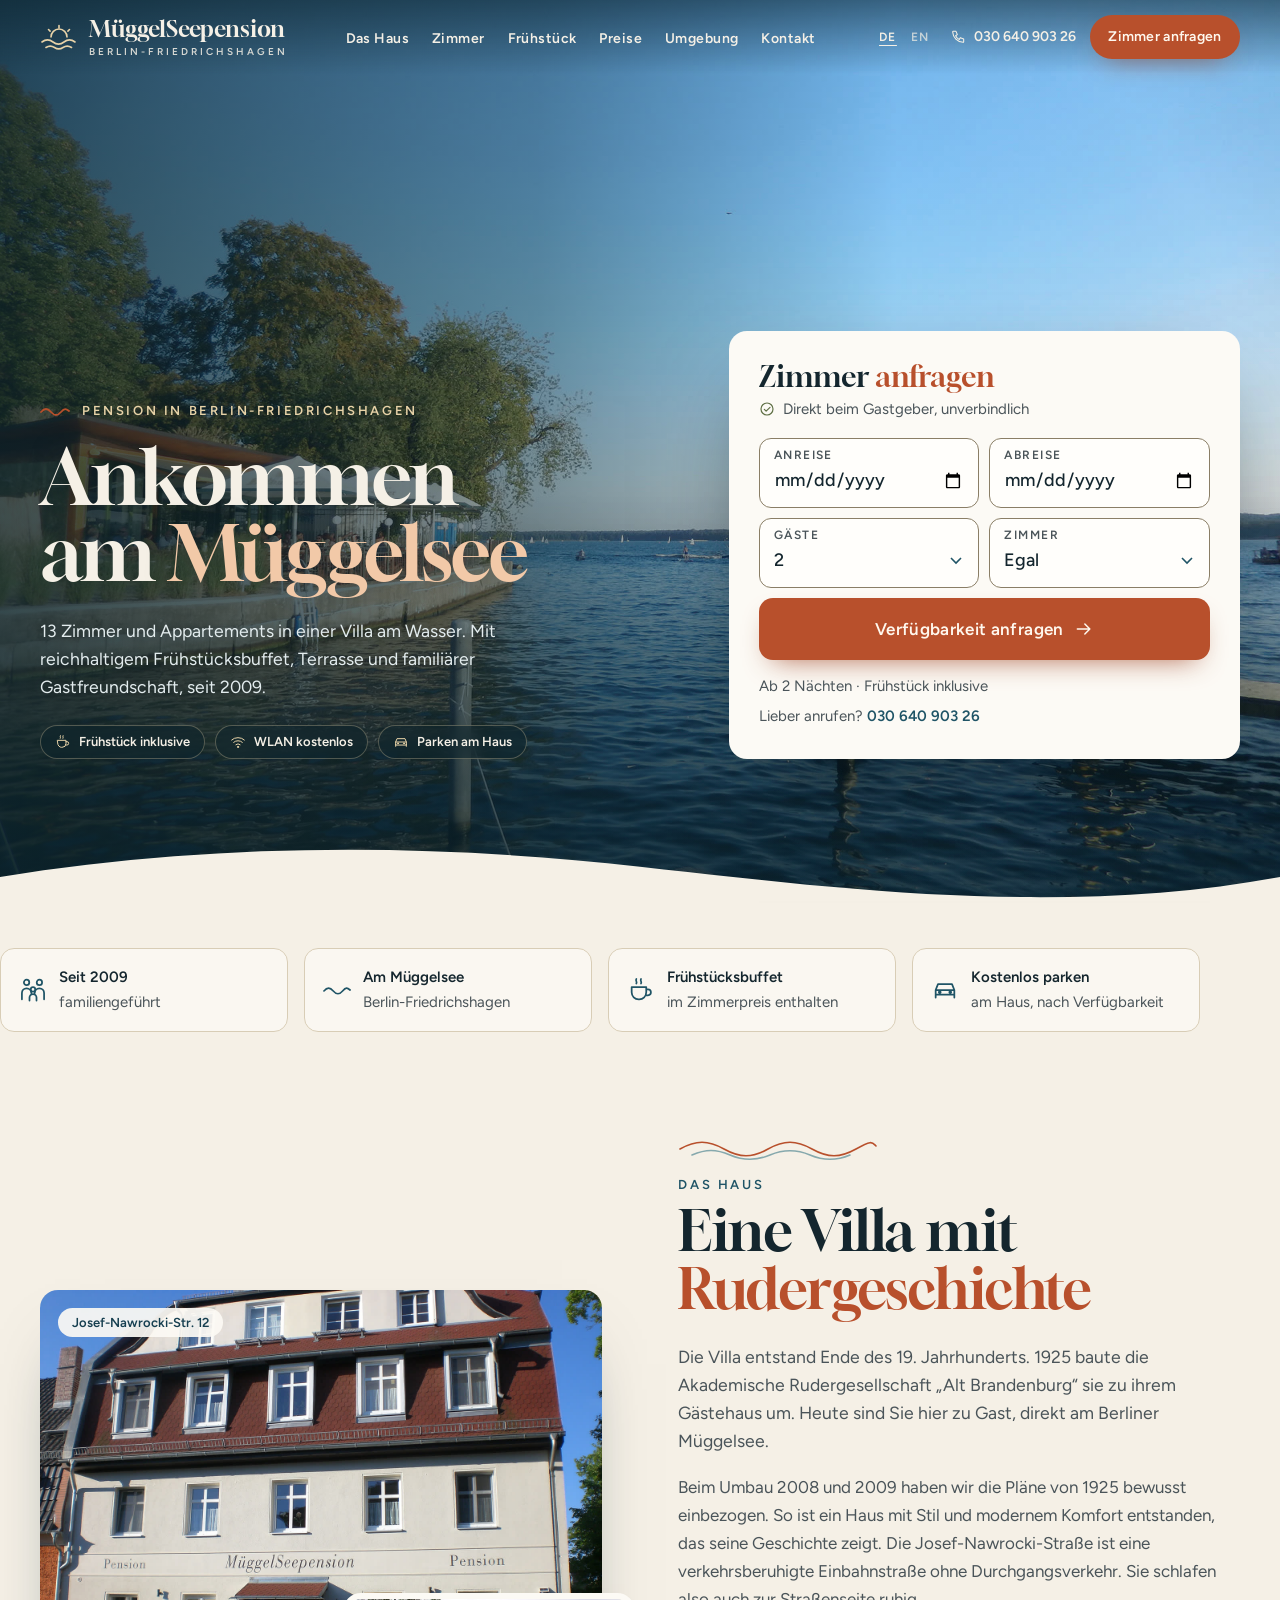
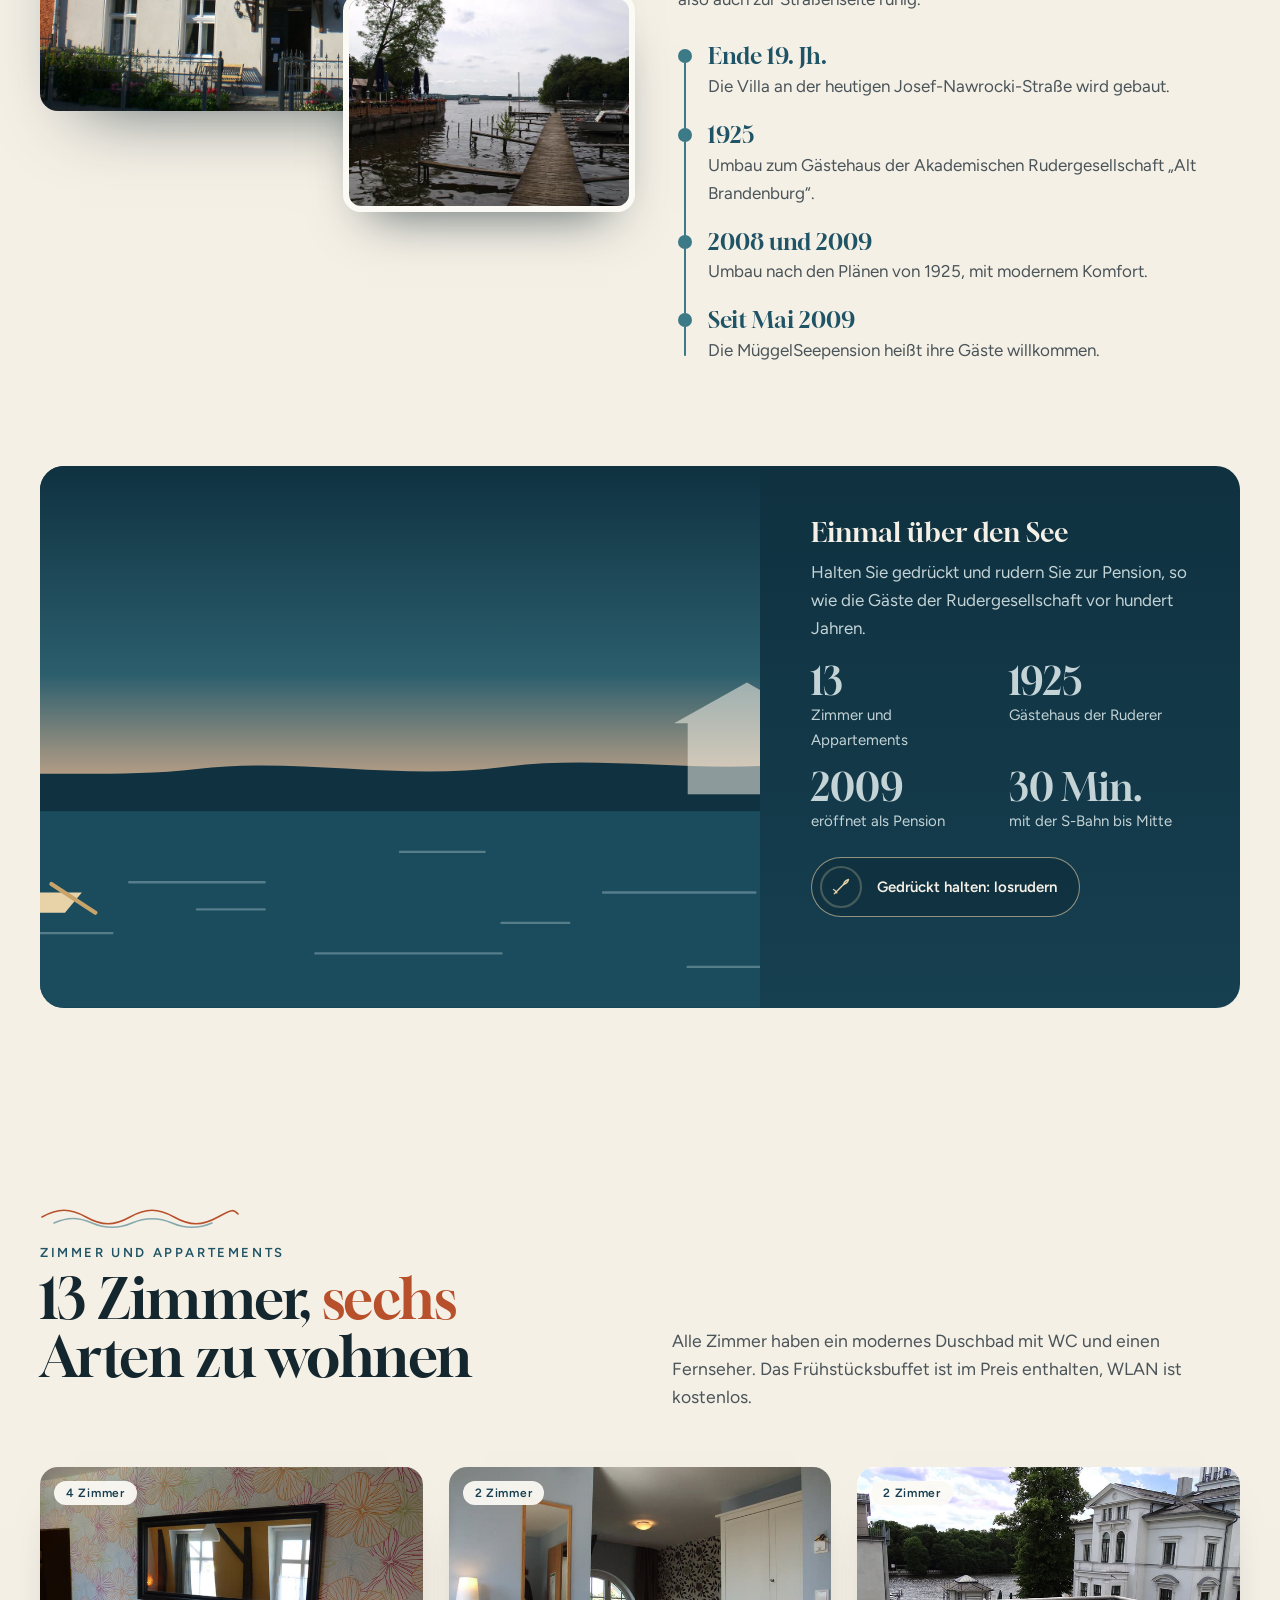
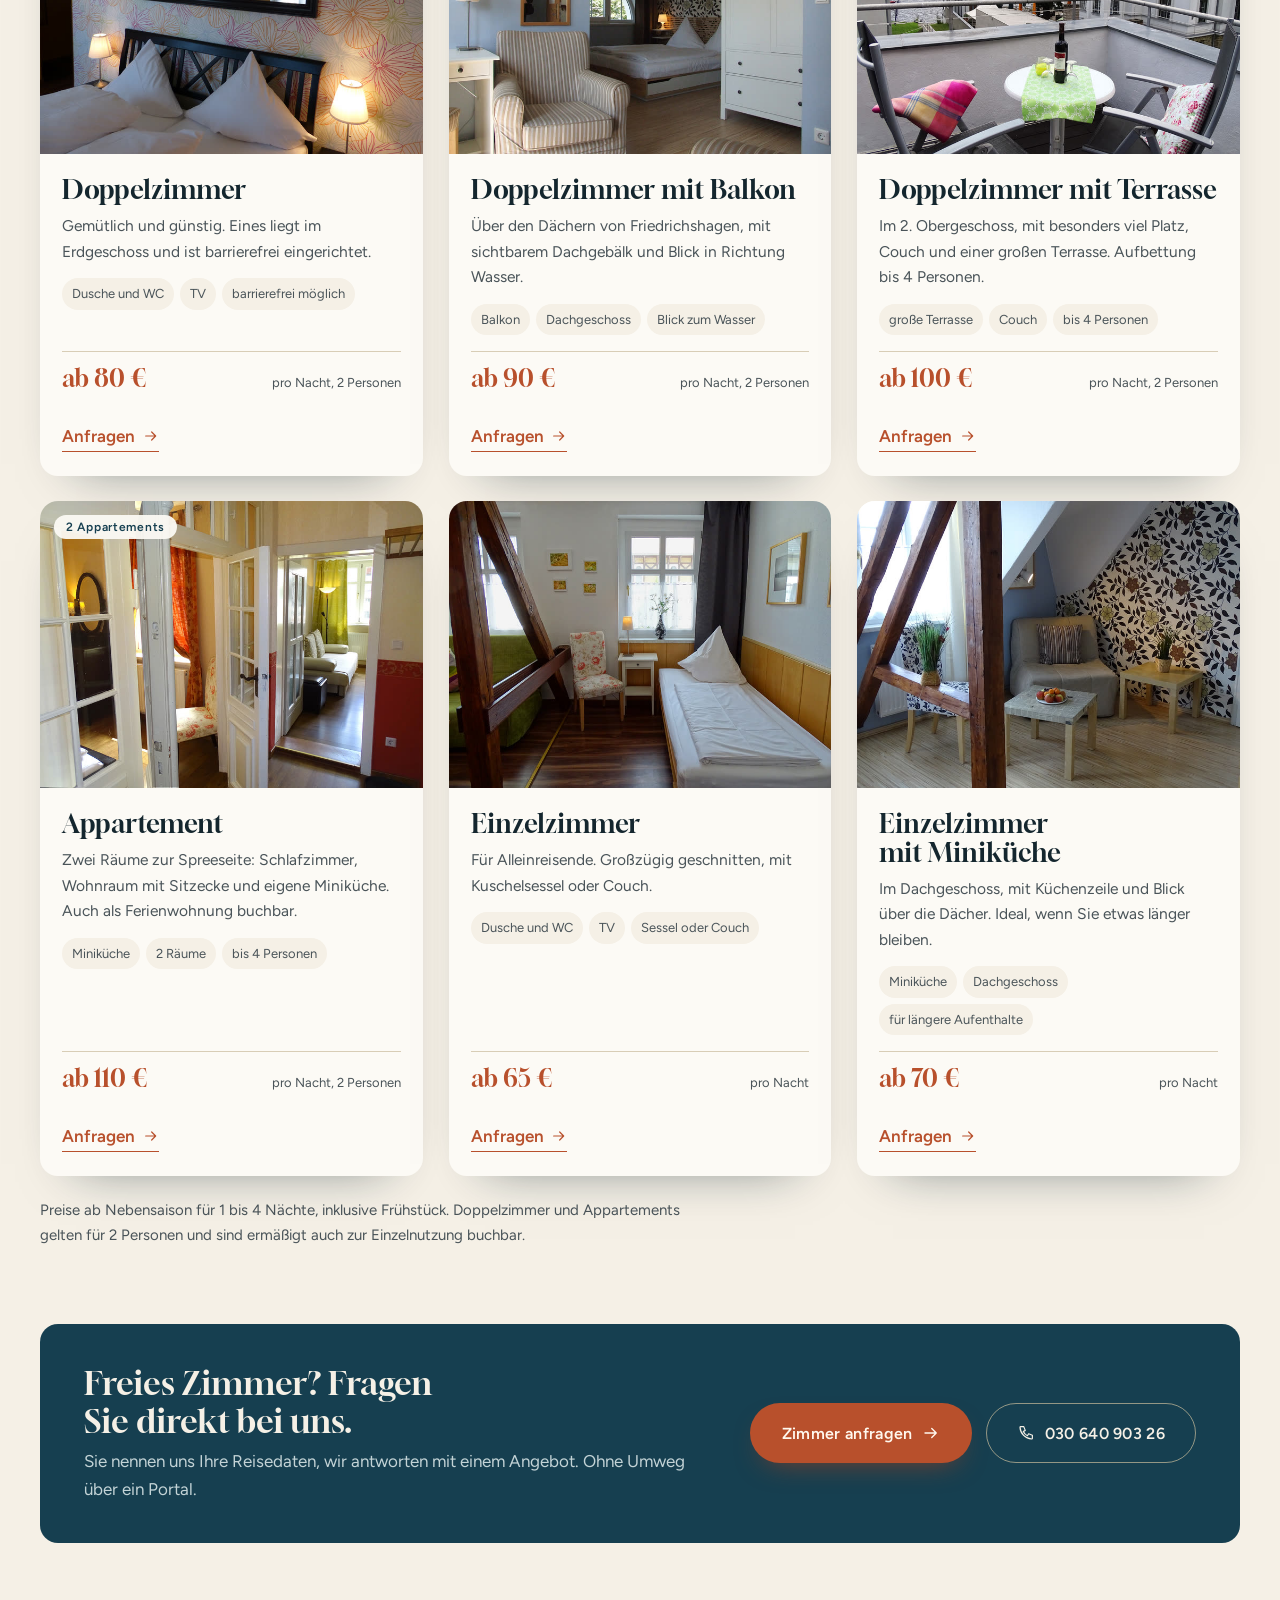
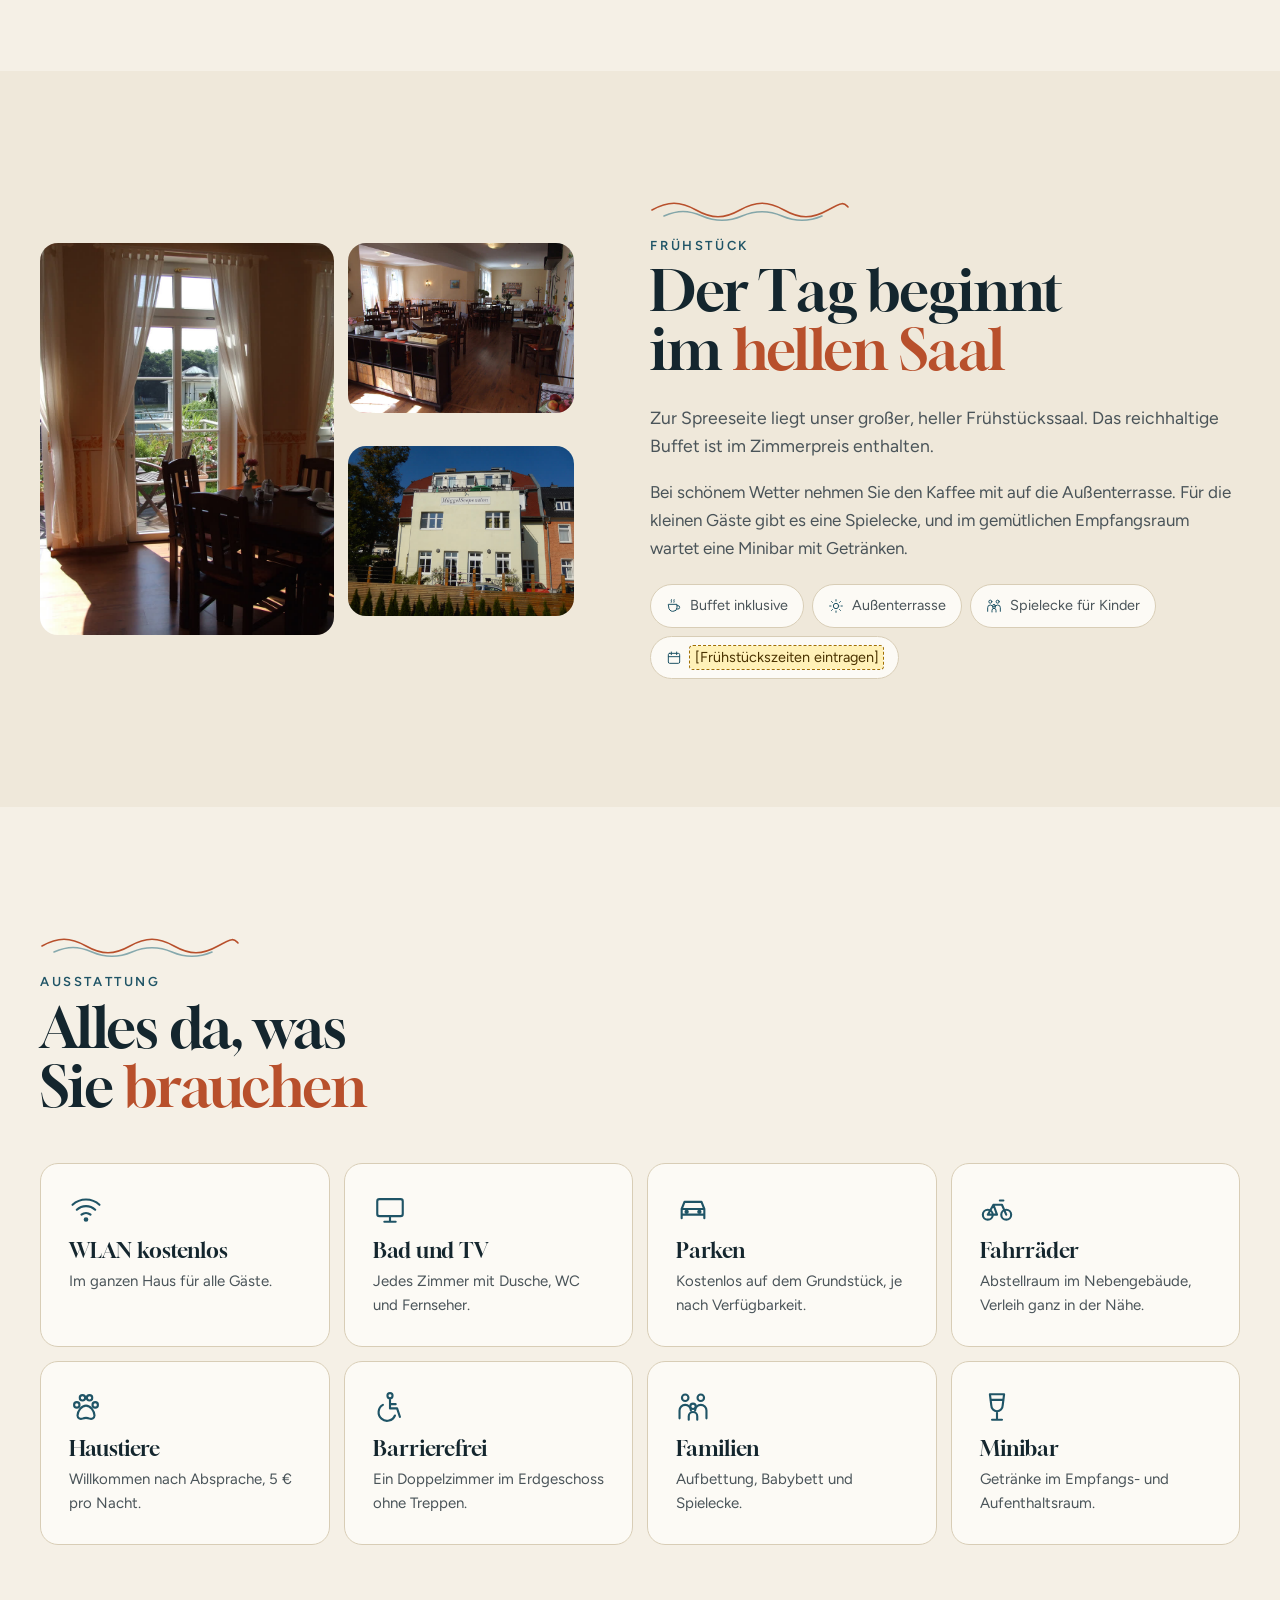
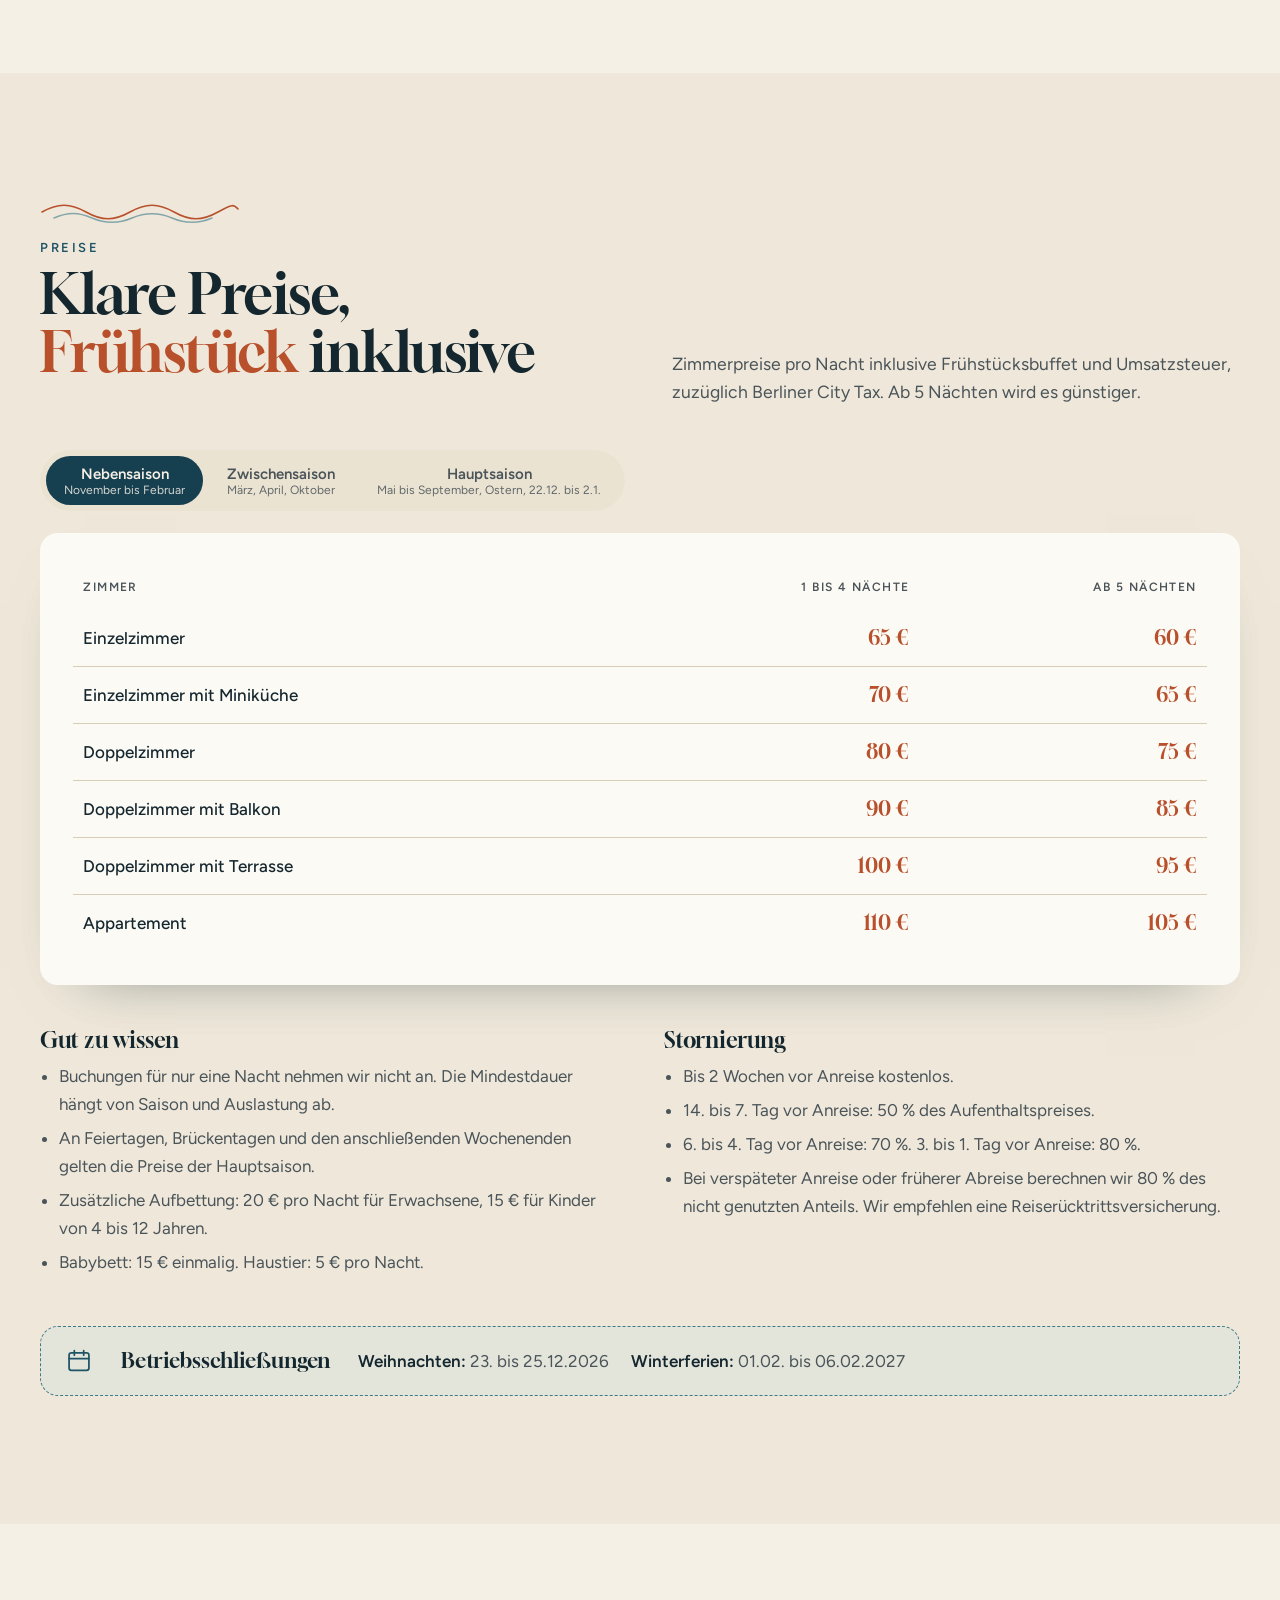
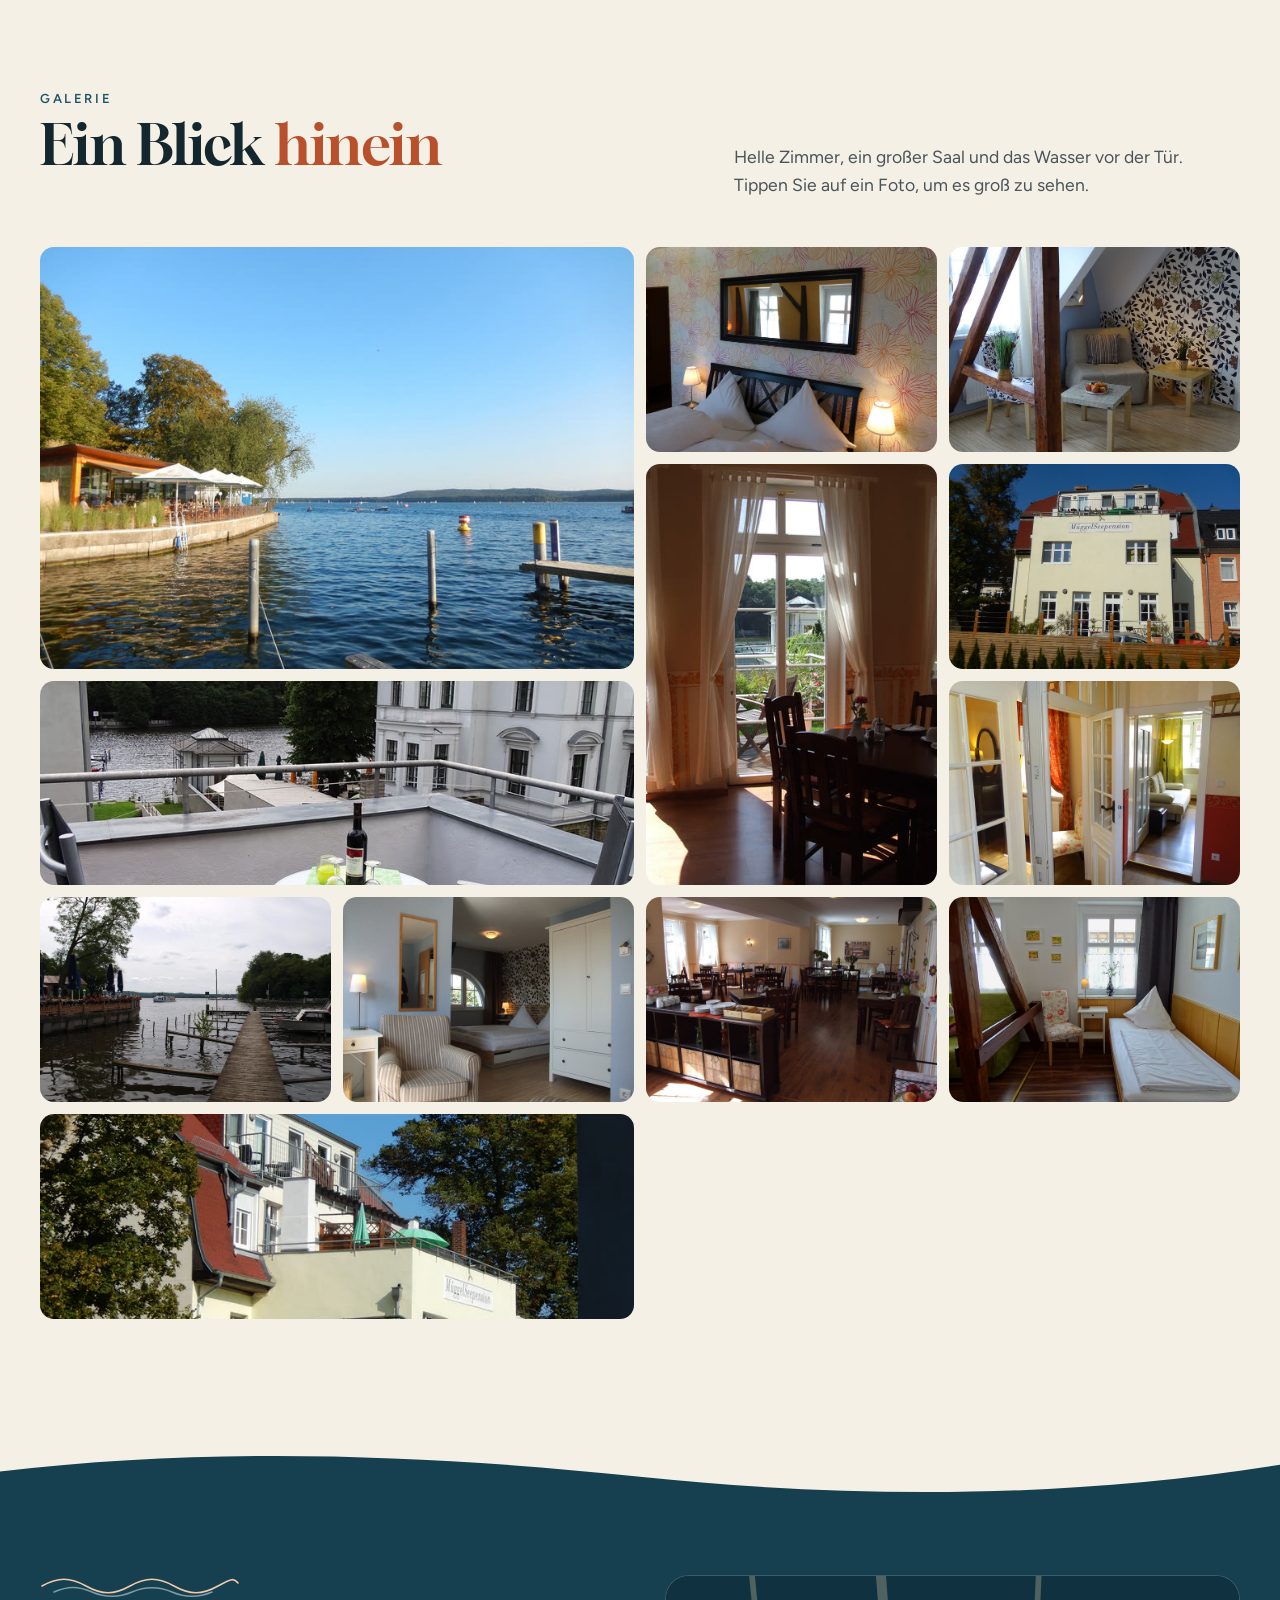
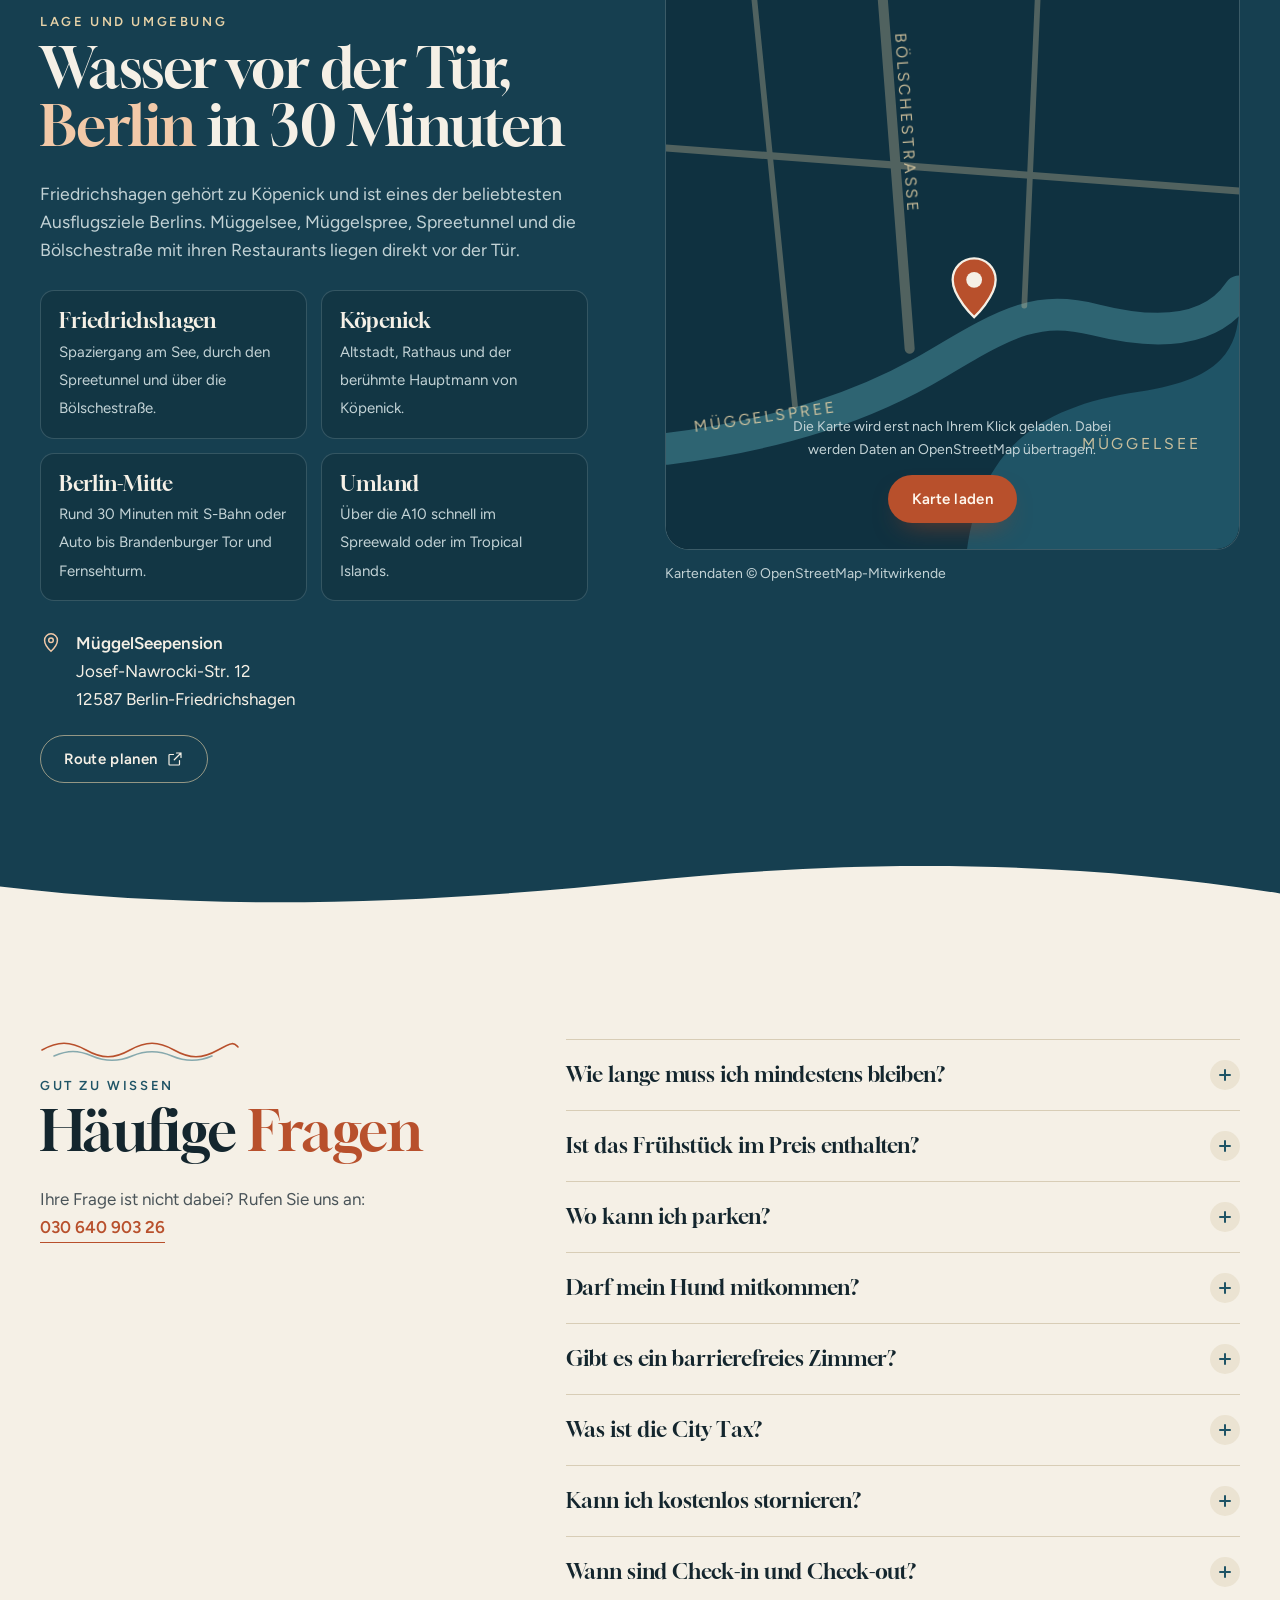
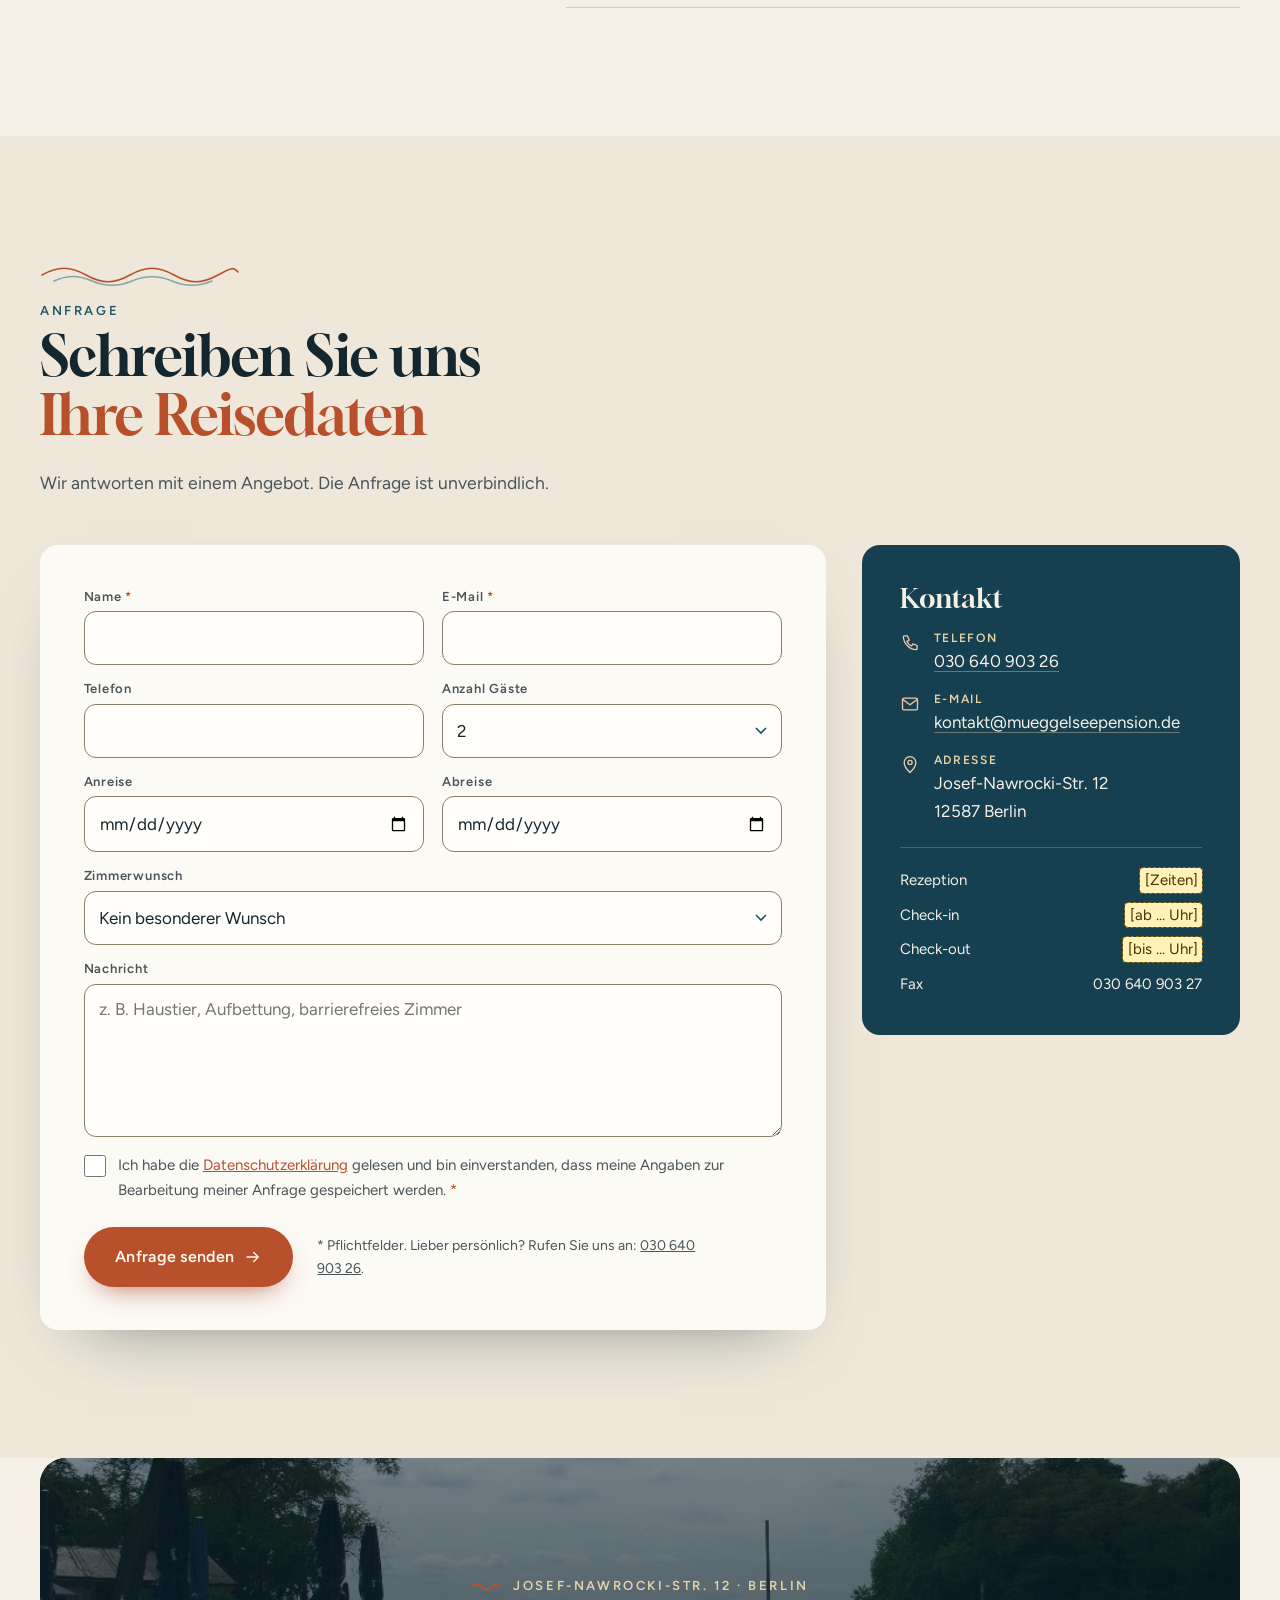
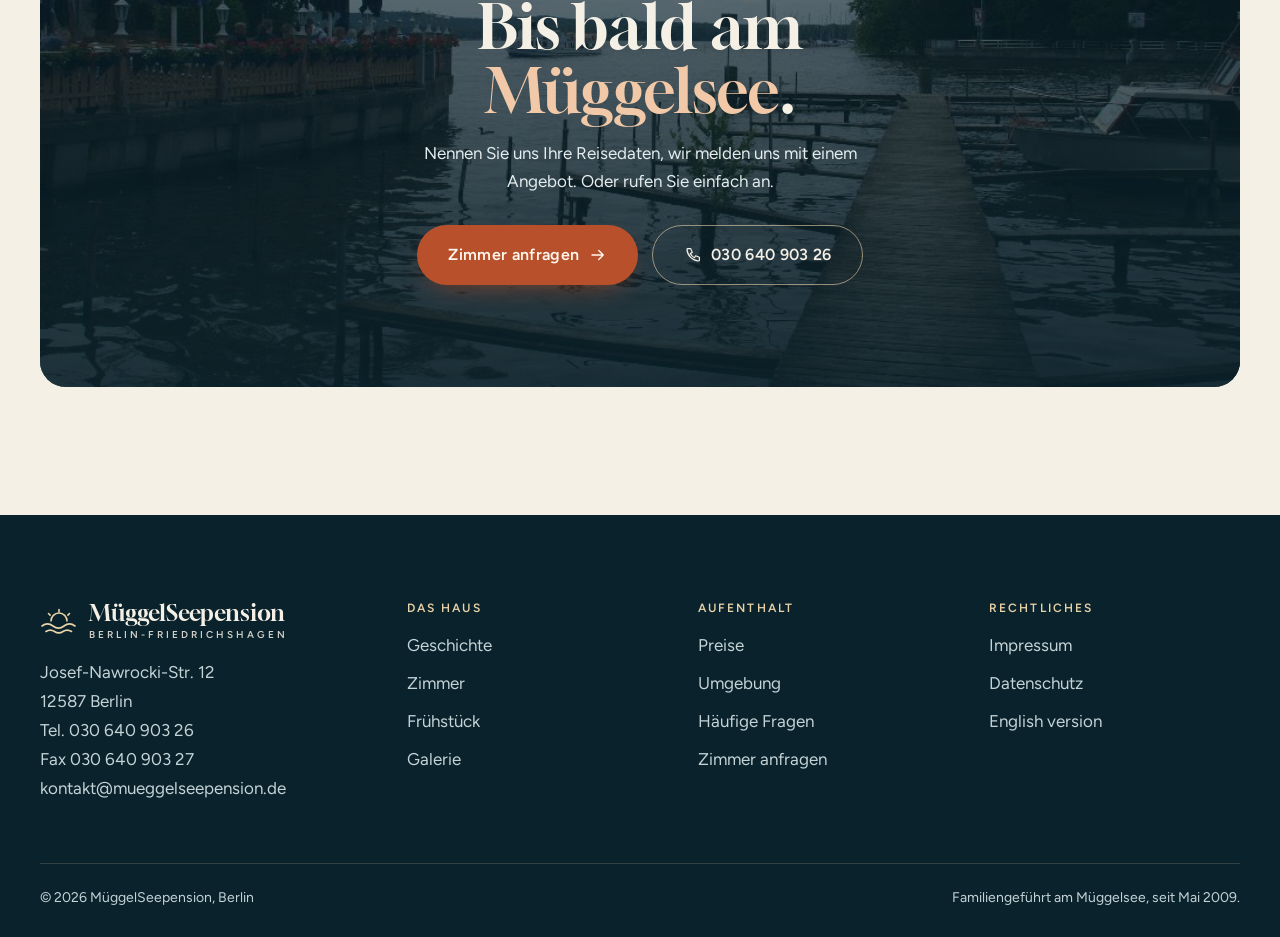
<file: index.html>
<!doctype html>
<html lang="de">
<head>
<meta charset="utf-8">
<meta name="viewport" content="width=device-width, initial-scale=1, viewport-fit=cover">
<title>MüggelSeepension Berlin · Pension am Müggelsee in Friedrichshagen</title>
<meta name="description" content="13 Zimmer und Appartements in einer Villa am Müggelsee in Berlin-Friedrichshagen. Familiengeführt seit 2009, Frühstücksbuffet inklusive, kostenloses WLAN. Jetzt direkt anfragen.">
<meta name="theme-color" content="#163F50">
<!-- TESTVERSION (GitHub Pages): diese robots-Zeile vor dem Livegang auf der echten Domain entfernen -->
<meta name="robots" content="noindex, nofollow">
<!-- DEPLOY STEP: canonical, hreflang, og:url und og:image auf die finale Live-Adresse prüfen (aktuell www.mueggelseepension.de) -->
<link rel="canonical" href="https://www.mueggelseepension.de/">
<link rel="alternate" hreflang="de" href="https://www.mueggelseepension.de/">
<link rel="alternate" hreflang="en" href="https://www.mueggelseepension.de/en/">
<link rel="alternate" hreflang="x-default" href="https://www.mueggelseepension.de/">
<meta property="og:type" content="website">
<meta property="og:locale" content="de_DE">
<meta property="og:site_name" content="MüggelSeepension">
<meta property="og:title" content="MüggelSeepension · Ankommen am Müggelsee">
<meta property="og:description" content="Familiengeführte Pension in einer Villa am Müggelsee, Berlin-Friedrichshagen. Frühstücksbuffet inklusive.">
<meta property="og:url" content="https://www.mueggelseepension.de/">
<meta property="og:image" content="https://www.mueggelseepension.de/assets/img/og-image.jpg">
<meta property="og:image:width" content="1200">
<meta property="og:image:height" content="630">
<meta name="twitter:card" content="summary_large_image">
<link rel="icon" href="favicon.svg" type="image/svg+xml">
<link rel="preload" href="assets/fonts/gloock.woff2" as="font" type="font/woff2" crossorigin>
<link rel="preload" href="assets/fonts/figtree.woff2" as="font" type="font/woff2" crossorigin>
<link rel="preload" href="assets/img/see-steg.jpg" as="image" fetchpriority="high">
<link rel="stylesheet" href="assets/css/style.css">
<script type="application/ld+json">
{
  "@context": "https://schema.org",
  "@type": "Hotel",
  "name": "MüggelSeepension",
  "description": "Familiengeführte Pension mit 13 Zimmern und Appartements in einer Villa am Müggelsee in Berlin-Friedrichshagen. Frühstücksbuffet im Zimmerpreis enthalten.",
  "url": "https://www.mueggelseepension.de/",
  "telephone": "+49 30 64090326",
  "faxNumber": "+49 30 64090327",
  "email": "kontakt@mueggelseepension.de",
  "image": ["https://www.mueggelseepension.de/assets/img/haus-fassade.jpg", "https://www.mueggelseepension.de/assets/img/see-steg.jpg"],
  "address": { "@type": "PostalAddress", "streetAddress": "Josef-Nawrocki-Straße 12", "postalCode": "12587", "addressLocality": "Berlin", "addressRegion": "Berlin", "addressCountry": "DE" },
  "geo": { "@type": "GeoCoordinates", "latitude": 52.44588, "longitude": 13.62577 },
  "numberOfRooms": 13,
  "petsAllowed": true,
  "priceRange": "Zimmer ab 65 € pro Nacht inklusive Frühstück",
  "currenciesAccepted": "EUR",
  "availableLanguage": ["de", "en"],
  "amenityFeature": [
    { "@type": "LocationFeatureSpecification", "name": "Kostenloses WLAN", "value": true },
    { "@type": "LocationFeatureSpecification", "name": "Frühstücksbuffet inklusive", "value": true },
    { "@type": "LocationFeatureSpecification", "name": "Kostenlose Parkplätze nach Verfügbarkeit", "value": true },
    { "@type": "LocationFeatureSpecification", "name": "Barrierefreies Doppelzimmer", "value": true },
    { "@type": "LocationFeatureSpecification", "name": "Fahrradabstellraum", "value": true }
  ]
}
</script>
</head>
<body>
<a class="skip" href="#main">Zum Inhalt springen</a>
<div class="env" aria-hidden="true"></div>

<svg width="0" height="0" style="position:absolute" aria-hidden="true" focusable="false">
  <symbol id="i-mark" viewBox="0 0 38 26" fill="none" stroke="currentColor" stroke-width="1.6" stroke-linecap="round"><path d="M11 13a8 8 0 0 1 16 0"/><path d="M19 1.5v2.5M8.5 5.5l1.6 1.6M29.5 5.5l-1.6 1.6"/><path d="M2 18c4-3 7-3 11 0s7 3 11 0 7-3 11 0"/><path d="M6 23.5c3-2 5.5-2 8.5 0s5.5 2 8.5 0 5.5-2 8.5 0"/></symbol>
  <symbol id="i-wave" viewBox="0 0 30 10" fill="none" stroke="currentColor" stroke-width="1.8" stroke-linecap="round"><path d="M1 6c3.5-4 6.5-4 10 0s6.5 4 10 0 5-3.5 8-1"/></symbol>
  <symbol id="i-arrow" viewBox="0 0 24 24" fill="none" stroke="currentColor" stroke-width="1.8" stroke-linecap="round" stroke-linejoin="round"><path d="M4 12h15M13 6l6 6-6 6"/></symbol>
  <symbol id="i-ext" viewBox="0 0 24 24" fill="none" stroke="currentColor" stroke-width="1.6" stroke-linecap="round" stroke-linejoin="round"><path d="M14 4h6v6M20 4l-9 9M18 14v5a1 1 0 0 1-1 1H5a1 1 0 0 1-1-1V7a1 1 0 0 1 1-1h5"/></symbol>
  <symbol id="i-phone" viewBox="0 0 24 24" fill="none" stroke="currentColor" stroke-width="1.6" stroke-linejoin="round"><path d="M5 3.5h4l2 5-2.6 1.6a11 11 0 0 0 5.5 5.5l1.6-2.6 5 2v4a1 1 0 0 1-1 1A16.5 16.5 0 0 1 4 4.5a1 1 0 0 1 1-1z"/></symbol>
  <symbol id="i-mail" viewBox="0 0 24 24" fill="none" stroke="currentColor" stroke-width="1.6" stroke-linejoin="round"><rect x="3" y="5" width="18" height="14" rx="2"/><path d="M3.5 6.5l8.5 6.5 8.5-6.5"/></symbol>
  <symbol id="i-pin" viewBox="0 0 24 24" fill="none" stroke="currentColor" stroke-width="1.6"><path d="M12 21s-7-6.4-7-12a7 7 0 0 1 14 0c0 5.6-7 12-7 12z"/><circle cx="12" cy="9" r="2.5"/></symbol>
  <symbol id="i-check" viewBox="0 0 24 24" fill="none" stroke="currentColor" stroke-width="1.8" stroke-linecap="round" stroke-linejoin="round"><circle cx="12" cy="12" r="9"/><path d="M8 12.5l2.7 2.7L16.5 9.5"/></symbol>
  <symbol id="i-wifi" viewBox="0 0 24 24" fill="none" stroke="currentColor" stroke-width="1.5" stroke-linecap="round"><path d="M2.5 9a14 14 0 0 1 19 0M5.5 12.5a9.5 9.5 0 0 1 13 0M8.8 16a5 5 0 0 1 6.4 0"/><circle cx="12" cy="19.4" r=".9" fill="currentColor"/></symbol>
  <symbol id="i-cup" viewBox="0 0 24 24" fill="none" stroke="currentColor" stroke-width="1.5" stroke-linecap="round" stroke-linejoin="round"><path d="M4 9.5h12.5v4.5a6 6 0 0 1-6 6h-.5a6 6 0 0 1-6-6zM16.5 11.5h1.5a2.5 2.5 0 0 1 0 5h-1.6M8 2.5c-1 1.5 1 2.5 0 4M12 2.5c-1 1.5 1 2.5 0 4"/></symbol>
  <symbol id="i-car" viewBox="0 0 24 24" fill="none" stroke="currentColor" stroke-width="1.5" stroke-linecap="round" stroke-linejoin="round"><path d="M4 16v-4l2-5h12l2 5v4zM4 16v2.5M20 16v2.5M4 12h16"/><circle cx="7.5" cy="14" r=".8" fill="currentColor"/><circle cx="16.5" cy="14" r=".8" fill="currentColor"/></symbol>
  <symbol id="i-bike" viewBox="0 0 24 24" fill="none" stroke="currentColor" stroke-width="1.5" stroke-linecap="round" stroke-linejoin="round"><circle cx="5.5" cy="16" r="3.5"/><circle cx="18.5" cy="16" r="3.5"/><path d="M5.5 16l4-7h6l3 7M9.5 9l2.5 7h-6.5M14 6h2.5"/></symbol>
  <symbol id="i-paw" viewBox="0 0 24 24" fill="none" stroke="currentColor" stroke-width="1.5"><circle cx="5.5" cy="10.5" r="1.9"/><circle cx="9.5" cy="5.5" r="1.9"/><circle cx="14.5" cy="5.5" r="1.9"/><circle cx="18.5" cy="10.5" r="1.9"/><path d="M12 11c-3 0-6 4-6 7a2.5 2.5 0 0 0 3.5 2.2 6.3 6.3 0 0 1 5 0A2.5 2.5 0 0 0 18 18c0-3-3-7-6-7z"/></symbol>
  <symbol id="i-access" viewBox="0 0 24 24" fill="none" stroke="currentColor" stroke-width="1.5" stroke-linecap="round" stroke-linejoin="round"><circle cx="12" cy="4" r="1.8"/><path d="M12 7v6h5l2 6M7 10.5a6 6 0 1 0 8.5 7.5M12 10h4"/></symbol>
  <symbol id="i-family" viewBox="0 0 24 24" fill="none" stroke="currentColor" stroke-width="1.5" stroke-linecap="round"><circle cx="6.5" cy="5.5" r="2.3"/><circle cx="17.5" cy="5.5" r="2.3"/><circle cx="12" cy="11.5" r="1.9"/><path d="M2.5 20v-5.5a4 4 0 0 1 8 0M13.5 14.5a4 4 0 0 1 8 0V20M9 21v-2.5a3 3 0 0 1 6 0V21"/></symbol>
  <symbol id="i-tv" viewBox="0 0 24 24" fill="none" stroke="currentColor" stroke-width="1.5" stroke-linecap="round" stroke-linejoin="round"><rect x="3" y="5" width="18" height="12" rx="1.5"/><path d="M8 21h8M12 17v4"/></symbol>
  <symbol id="i-glass" viewBox="0 0 24 24" fill="none" stroke="currentColor" stroke-width="1.5" stroke-linecap="round" stroke-linejoin="round"><path d="M7 3h10l-1 8a4 4 0 0 1-8 0zM12 15v5M8.5 21h7M7.4 7h9.2"/></symbol>
  <symbol id="i-sun" viewBox="0 0 24 24" fill="none" stroke="currentColor" stroke-width="1.5" stroke-linecap="round"><circle cx="12" cy="12" r="4"/><path d="M12 2.5v2M12 19.5v2M2.5 12h2M19.5 12h2M5.3 5.3l1.4 1.4M17.3 17.3l1.4 1.4M5.3 18.7l1.4-1.4M17.3 6.7l1.4-1.4"/></symbol>
  <symbol id="i-calendar" viewBox="0 0 24 24" fill="none" stroke="currentColor" stroke-width="1.5" stroke-linecap="round"><rect x="3.5" y="5" width="17" height="15" rx="2"/><path d="M3.5 10h17M8 3v4M16 3v4"/></symbol>
  <symbol id="i-oar" viewBox="0 0 24 24" fill="none" stroke="currentColor" stroke-width="1.6" stroke-linecap="round" stroke-linejoin="round"><path d="M4 20L15 9"/><path d="M15 9c1-3 3.5-5.5 6-6-.5 2.5-3 5-6 6z"/><path d="M3 15c2 1 3 2 4 4"/></symbol>
  <symbol id="i-close" viewBox="0 0 24 24" fill="none" stroke="currentColor" stroke-width="1.8" stroke-linecap="round"><path d="M5 5l14 14M19 5L5 19"/></symbol>
  <symbol id="i-prev" viewBox="0 0 24 24" fill="none" stroke="currentColor" stroke-width="1.8" stroke-linecap="round" stroke-linejoin="round"><path d="M15 5l-7 7 7 7"/></symbol>
  <symbol id="i-next" viewBox="0 0 24 24" fill="none" stroke="currentColor" stroke-width="1.8" stroke-linecap="round" stroke-linejoin="round"><path d="M9 5l7 7-7 7"/></symbol>
</svg>

<header class="site-header" id="top">
  <div class="wrap bar">
    <a class="brand" href="#top" aria-label="MüggelSeepension, zum Seitenanfang">
      <svg aria-hidden="true"><use href="#i-mark"/></svg>
      <span class="brand-name"><b>MüggelSeepension</b><span>Berlin-Friedrichshagen</span></span>
    </a>
    <nav class="nav" id="site-nav" aria-label="Hauptnavigation">
      <ul>
        <li><a href="#haus">Das Haus</a></li>
        <li><a href="#zimmer">Zimmer</a></li>
        <li><a href="#fruehstueck">Frühstück</a></li>
        <li><a href="#preise">Preise</a></li>
        <li><a href="#umgebung">Umgebung</a></li>
        <li><a href="#anfrage">Kontakt</a></li>
      </ul>
      <div class="nav-extra">
        <a class="btn btn-primary btn-lg js-request" href="#anfrage">Zimmer anfragen</a>
        <a class="btn btn-ghost" href="tel:+493064090326"><svg aria-hidden="true"><use href="#i-phone"/></svg>030 640 903 26</a>
      </div>
    </nav>
    <div class="header-actions">
      <div class="lang"><a href="./" aria-current="true" hreflang="de" lang="de" aria-label="Deutsch">DE</a><a href="en/" hreflang="en" lang="en" aria-label="English">EN</a></div>
      <a class="header-phone" href="tel:+493064090326" aria-label="Anrufen: 030 640 903 26"><svg aria-hidden="true"><use href="#i-phone"/></svg><span>030 640 903 26</span></a>
      <a class="btn btn-primary header-book js-request" href="#anfrage">Zimmer anfragen</a>
      <button class="nav-toggle" type="button" aria-expanded="false" aria-controls="site-nav" aria-label="Menü öffnen"><span></span></button>
    </div>
  </div>
</header>

<main id="main" tabindex="-1">

<!-- ============ HERO + ANFRAGE ============ -->
<section class="hero dark" aria-labelledby="hero-title" data-live>
  <div class="hero-media"><img class="anim" src="assets/img/see-steg.jpg" width="1920" height="1440" fetchpriority="high" alt="Abendlicht am Müggelsee mit Steg und Uferterrasse"></div>
  <div class="wrap hero-grid">
    <div class="hero-copy">
      <p class="kicker rise d1"><svg aria-hidden="true"><use href="#i-wave"/></svg>Pension in Berlin-Friedrichshagen</p>
      <h1 id="hero-title" class="rise d2">Ankommen am <em>Müggelsee</em></h1>
      <p class="lede rise d3">13 Zimmer und Appartements in einer Villa am Wasser. Mit reichhaltigem Frühstücksbuffet, Terrasse und familiärer Gastfreundschaft, seit 2009.</p>
      <ul class="hero-facts rise d4">
        <li><svg aria-hidden="true"><use href="#i-cup"/></svg>Frühstück inklusive</li>
        <li><svg aria-hidden="true"><use href="#i-wifi"/></svg>WLAN kostenlos</li>
        <li><svg aria-hidden="true"><use href="#i-car"/></svg>Parken am Haus</li>
      </ul>
    </div>
    <div class="req-card rise d3" id="anfragen">
      <h2>Zimmer <em>anfragen</em></h2>
      <p class="sub"><svg aria-hidden="true"><use href="#i-check"/></svg>Direkt beim Gastgeber, unverbindlich</p>
      <form class="req-form" id="req-form" action="#anfrage" novalidate>
        <div class="field"><label for="rq-in">Anreise</label><input id="rq-in" type="date" autocomplete="off"></div>
        <div class="field"><label for="rq-out">Abreise</label><input id="rq-out" type="date" autocomplete="off"></div>
        <div class="field">
          <label for="rq-guests">Gäste</label>
          <select id="rq-guests"><option>1</option><option selected>2</option><option>3</option><option>4</option><option>5</option><option>6</option><option value="mehr als 6">mehr als 6</option></select>
        </div>
        <div class="field">
          <label for="rq-room">Zimmer</label>
          <select id="rq-room">
            <option value="">Egal</option>
            <option>Doppelzimmer</option>
            <option>Doppelzimmer mit Balkon</option>
            <option>Doppelzimmer mit Terrasse</option>
            <option>Appartement</option>
            <option>Einzelzimmer</option>
            <option>Einzelzimmer mit Miniküche</option>
          </select>
        </div>
        <button class="btn btn-primary req-submit" type="submit">Verfügbarkeit anfragen <svg class="arrow" aria-hidden="true"><use href="#i-arrow"/></svg></button>
      </form>
      <p class="req-msg" id="req-msg" role="alert"></p>
      <p class="req-note"><span>Ab 2 Nächten · Frühstück inklusive</span><span>Lieber anrufen? <a href="tel:+493064090326">030 640 903 26</a></span></p>
    </div>
  </div>
  <svg class="hero-wave" viewBox="0 0 1440 90" preserveAspectRatio="none" aria-hidden="true"><path d="M0 62C240 22 480 22 720 50s480 58 720 12V90H0z"/></svg>
</section>

<!-- ============ VERTRAUEN ============ -->
<section class="trust" aria-label="Auf einen Blick">
  <ul class="wrap stagger">
    <li><svg aria-hidden="true"><use href="#i-family"/></svg><span><b>Seit 2009</b>familiengeführt</span></li>
    <li><svg aria-hidden="true"><use href="#i-wave"/></svg><span><b>Am Müggelsee</b>Berlin-Friedrichshagen</span></li>
    <li><svg aria-hidden="true"><use href="#i-cup"/></svg><span><b>Frühstücksbuffet</b>im Zimmerpreis enthalten</span></li>
    <li><svg aria-hidden="true"><use href="#i-car"/></svg><span><b>Kostenlos parken</b>am Haus, nach Verfügbarkeit</span></li>
  </ul>
</section>

<!-- ============ DAS HAUS ============ -->
<section class="section" id="haus" aria-labelledby="haus-title" data-live>
  <div class="wrap">
    <div class="house-grid">
      <div class="photo-stack reveal">
        <div class="big"><img src="assets/img/haus-fassade.jpg" width="1400" height="1050" loading="lazy" alt="Fassade der MüggelSeepension mit rotem Mansarddach"></div>
        <div class="small"><img src="assets/img/thumbs/bootssteg.jpg" width="720" height="540" loading="lazy" alt="Holzsteg am Wasser in Friedrichshagen"></div>
        <span class="tag">Josef-Nawrocki-Str. 12</span>
      </div>
      <div>
        <svg class="ornament" viewBox="0 0 200 22" aria-hidden="true" focusable="false"><g class="bob anim"><path class="line" pathLength="1" d="M2 11C18 2 30 2 46 11S74 20 90 11 118 2 134 11 162 20 178 11 194 4 198 8"/><path class="line w2" pathLength="1" d="M14 17C28 11 38 11 52 17S78 23 92 17 118 11 132 17 158 23 172 17"/></g></svg>
        <p class="kicker">Das Haus</p>
        <h2 id="haus-title" class="h2 reveal">Eine Villa mit <em>Rudergeschichte</em></h2>
        <div class="reveal">
          <p class="lede">Die Villa entstand Ende des 19. Jahrhunderts. 1925 baute die Akademische Rudergesellschaft „Alt Brandenburg“ sie zu ihrem Gästehaus um. Heute sind Sie hier zu Gast, direkt am Berliner Müggelsee.</p>
          <p class="muted">Beim Umbau 2008 und 2009 haben wir die Pläne von 1925 bewusst einbezogen. So ist ein Haus mit Stil und modernem Komfort entstanden, das seine Geschichte zeigt. Die Josef-Nawrocki-Straße ist eine verkehrsberuhigte Einbahnstraße ohne Durchgangsverkehr. Sie schlafen also auch zur Straßenseite ruhig.</p>
        </div>
        <ol class="timeline" aria-label="Geschichte des Hauses">
          <li><b>Ende 19. Jh.</b><span>Die Villa an der heutigen Josef-Nawrocki-Straße wird gebaut.</span></li>
          <li><b>1925</b><span>Umbau zum Gästehaus der Akademischen Rudergesellschaft „Alt Brandenburg“.</span></li>
          <li><b>2008 und 2009</b><span>Umbau nach den Plänen von 1925, mit modernem Komfort.</span></li>
          <li><b>Seit Mai 2009</b><span>Die MüggelSeepension heißt ihre Gäste willkommen.</span></li>
        </ol>
      </div>
    </div>

    <div class="rowing reveal" data-hold>
      <div class="lake" aria-hidden="true">
        <svg viewBox="0 0 600 320" preserveAspectRatio="xMidYMid slice" focusable="false">
          <defs>
            <linearGradient id="skyGrad" x1="0" y1="0" x2="0" y2="1">
              <stop offset="0" stop-color="#0F3140"/>
              <stop offset=".6" stop-color="#2B5E6D"/>
              <stop offset="1" stop-color="#E6B48E"/>
            </linearGradient>
          </defs>
          <rect class="sky" width="600" height="205"/>
          <circle class="sun" cx="380" cy="176" r="24"/>
          <path class="shore" d="M0 190C60 176 120 186 180 179S300 186 360 178 480 183 540 175L600 179V206H0z"/>
          <g class="house">
            <rect x="470" y="150" width="70" height="44"/>
            <path d="M462 152l43-24 43 24z"/>
          </g>
          <rect class="window" x="480" y="160" width="9" height="11"/>
          <rect class="window" x="500" y="160" width="9" height="11"/>
          <rect class="window" x="520" y="160" width="9" height="11"/>
          <rect class="window" x="500" y="178" width="9" height="11"/>
          <rect class="water" y="204" width="600" height="116"/>
          <g class="ripples anim">
            <path class="ripple" d="M20 230h60M140 246h80M300 228h50M420 252h90M60 276h70M250 288h110M470 296h70M180 262h40M360 270h40"/>
          </g>
          <g class="boat-track">
            <g class="boat anim">
              <path d="M40 252h72l-10 12H50z" fill="#E8D3A8"/>
              <circle cx="76" cy="236" r="5.5" fill="#F5F0E6"/>
              <path d="M76 241v10" stroke="#F5F0E6" stroke-width="4" stroke-linecap="round"/>
              <path d="M58 247l-26 17M94 247l26 17" stroke="#C9A46A" stroke-width="2.4" stroke-linecap="round"/>
            </g>
          </g>
        </svg>
      </div>
      <div class="row-body dark">
        <h3 class="h3">Einmal über den See</h3>
        <p class="muted" style="color:var(--muted-on-dark)">Halten Sie gedrückt und rudern Sie zur Pension, so wie die Gäste der Rudergesellschaft vor hundert Jahren.</p>
        <ul class="row-facts">
          <li><b data-n="13">13</b><span>Zimmer und Appartements</span></li>
          <li><b data-n="1925">1925</b><span>Gästehaus der Ruderer</span></li>
          <li><b data-n="2009">2009</b><span>eröffnet als Pension</span></li>
          <li><b data-n="30 Min.">30 Min.</b><span>mit der S-Bahn bis Mitte</span></li>
        </ul>
        <button class="hold-btn" type="button" aria-describedby="hold-help">
          <span class="hold-ring" aria-hidden="true"><svg viewBox="0 0 44 44"><circle class="track" cx="22" cy="22" r="20"/><circle class="prog" cx="22" cy="22" r="20"/></svg><i><svg><use href="#i-oar"/></svg></i></span>
          <span class="hold-label">Gedrückt halten: losrudern</span>
        </button>
        <p id="hold-help" class="sr-only">Halten Sie die Taste gedrückt, bis das Boot an der Pension angekommen ist.</p>
        <p class="hold-status" role="status"></p>
      </div>
    </div>
  </div>
</section>

<!-- ============ ZIMMER ============ -->
<section class="section" id="zimmer" aria-labelledby="zimmer-title">
  <div class="wrap">
    <div class="rooms-head">
      <div>
        <svg class="ornament" viewBox="0 0 200 22" aria-hidden="true" focusable="false"><g class="bob anim"><path class="line" pathLength="1" d="M2 11C18 2 30 2 46 11S74 20 90 11 118 2 134 11 162 20 178 11 194 4 198 8"/><path class="line w2" pathLength="1" d="M14 17C28 11 38 11 52 17S78 23 92 17 118 11 132 17 158 23 172 17"/></g></svg>
        <p class="kicker">Zimmer und Appartements</p>
        <h2 id="zimmer-title" class="h2 reveal">13 Zimmer, <em>sechs</em> Arten zu wohnen</h2>
      </div>
      <p class="lede reveal">Alle Zimmer haben ein modernes Duschbad mit WC und einen Fernseher. Das Frühstücksbuffet ist im Preis enthalten, WLAN ist kostenlos.</p>
    </div>
    <div class="room-grid stagger">
      <article class="room">
        <div class="pic"><img src="assets/img/thumbs/doppelzimmer.jpg" srcset="assets/img/thumbs/doppelzimmer.jpg 720w, assets/img/doppelzimmer.jpg 1400w" sizes="(max-width:720px) 92vw, (max-width:1080px) 46vw, 400px" width="720" height="540" loading="lazy" alt="Doppelzimmer mit Blumentapete, Spiegel und Nachttischlampen"><span class="badge">4 Zimmer</span></div>
        <div class="body">
          <h3>Doppelzimmer</h3>
          <p>Gemütlich und günstig. Eines liegt im Erdgeschoss und ist barrierefrei eingerichtet.</p>
          <ul><li>Dusche und WC</li><li>TV</li><li>barrierefrei möglich</li></ul>
          <p class="price"><b>ab 80 €</b><small>pro Nacht, 2 Personen</small></p>
          <a class="textlink js-request" href="#anfrage" data-room="Doppelzimmer">Anfragen <svg aria-hidden="true"><use href="#i-arrow"/></svg></a>
        </div>
      </article>
      <article class="room">
        <div class="pic"><img src="assets/img/thumbs/doppelzimmer-balkon.jpg" srcset="assets/img/thumbs/doppelzimmer-balkon.jpg 720w, assets/img/doppelzimmer-balkon.jpg 1400w" sizes="(max-width:720px) 92vw, (max-width:1080px) 46vw, 400px" width="720" height="536" loading="lazy" alt="Helles Doppelzimmer mit Sessel und Bogenfenster"><span class="badge">2 Zimmer</span></div>
        <div class="body">
          <h3>Doppelzimmer mit Balkon</h3>
          <p>Über den Dächern von Friedrichshagen, mit sichtbarem Dachgebälk und Blick in Richtung Wasser.</p>
          <ul><li>Balkon</li><li>Dachgeschoss</li><li>Blick zum Wasser</li></ul>
          <p class="price"><b>ab 90 €</b><small>pro Nacht, 2 Personen</small></p>
          <a class="textlink js-request" href="#anfrage" data-room="Doppelzimmer mit Balkon">Anfragen <svg aria-hidden="true"><use href="#i-arrow"/></svg></a>
        </div>
      </article>
      <article class="room">
        <div class="pic"><img src="assets/img/thumbs/doppelzimmer-terrasse.jpg" srcset="assets/img/thumbs/doppelzimmer-terrasse.jpg 720w, assets/img/doppelzimmer-terrasse.jpg 1400w" sizes="(max-width:720px) 92vw, (max-width:1080px) 46vw, 400px" width="720" height="540" loading="lazy" alt="Terrasse mit Tisch, Stühlen und Blick auf die Spree"><span class="badge">2 Zimmer</span></div>
        <div class="body">
          <h3>Doppelzimmer mit Terrasse</h3>
          <p>Im 2. Obergeschoss, mit besonders viel Platz, Couch und einer großen Terrasse. Aufbettung bis 4 Personen.</p>
          <ul><li>große Terrasse</li><li>Couch</li><li>bis 4 Personen</li></ul>
          <p class="price"><b>ab 100 €</b><small>pro Nacht, 2 Personen</small></p>
          <a class="textlink js-request" href="#anfrage" data-room="Doppelzimmer mit Terrasse">Anfragen <svg aria-hidden="true"><use href="#i-arrow"/></svg></a>
        </div>
      </article>
      <article class="room">
        <div class="pic"><img src="assets/img/thumbs/appartement.jpg" srcset="assets/img/thumbs/appartement.jpg 720w, assets/img/appartement.jpg 1400w" sizes="(max-width:720px) 92vw, (max-width:1080px) 46vw, 400px" width="720" height="540" loading="lazy" alt="Appartement mit Flügeltür zwischen Schlaf- und Wohnraum"><span class="badge">2 Appartements</span></div>
        <div class="body">
          <h3>Appartement</h3>
          <p>Zwei Räume zur Spreeseite: Schlafzimmer, Wohnraum mit Sitzecke und eigene Miniküche. Auch als Ferienwohnung buchbar.</p>
          <ul><li>Miniküche</li><li>2 Räume</li><li>bis 4 Personen</li></ul>
          <p class="price"><b>ab 110 €</b><small>pro Nacht, 2 Personen</small></p>
          <a class="textlink js-request" href="#anfrage" data-room="Appartement">Anfragen <svg aria-hidden="true"><use href="#i-arrow"/></svg></a>
        </div>
      </article>
      <article class="room">
        <div class="pic"><img src="assets/img/thumbs/einzelzimmer.jpg" srcset="assets/img/thumbs/einzelzimmer.jpg 720w, assets/img/einzelzimmer.jpg 1400w" sizes="(max-width:720px) 92vw, (max-width:1080px) 46vw, 400px" width="720" height="540" loading="lazy" alt="Einzelzimmer mit Bett, Sessel und Holzbalken"></div>
        <div class="body">
          <h3>Einzelzimmer</h3>
          <p>Für Alleinreisende. Großzügig geschnitten, mit Kuschelsessel oder Couch.</p>
          <ul><li>Dusche und WC</li><li>TV</li><li>Sessel oder Couch</li></ul>
          <p class="price"><b>ab 65 €</b><small>pro Nacht</small></p>
          <a class="textlink js-request" href="#anfrage" data-room="Einzelzimmer">Anfragen <svg aria-hidden="true"><use href="#i-arrow"/></svg></a>
        </div>
      </article>
      <article class="room">
        <div class="pic"><img src="assets/img/thumbs/einzelzimmer-kueche.jpg" srcset="assets/img/thumbs/einzelzimmer-kueche.jpg 720w, assets/img/einzelzimmer-kueche.jpg 1400w" sizes="(max-width:720px) 92vw, (max-width:1080px) 46vw, 400px" width="720" height="540" loading="lazy" alt="Einzelzimmer im Dachgeschoss mit Sitzecke und Dachbalken"></div>
        <div class="body">
          <h3>Einzelzimmer mit Miniküche</h3>
          <p>Im Dachgeschoss, mit Küchenzeile und Blick über die Dächer. Ideal, wenn Sie etwas länger bleiben.</p>
          <ul><li>Miniküche</li><li>Dachgeschoss</li><li>für längere Aufenthalte</li></ul>
          <p class="price"><b>ab 70 €</b><small>pro Nacht</small></p>
          <a class="textlink js-request" href="#anfrage" data-room="Einzelzimmer mit Miniküche">Anfragen <svg aria-hidden="true"><use href="#i-arrow"/></svg></a>
        </div>
      </article>
    </div>
    <p class="room-note">Preise ab Nebensaison für 1 bis 4 Nächte, inklusive Frühstück. Doppelzimmer und Appartements gelten für 2 Personen und sind ermäßigt auch zur Einzelnutzung buchbar.</p>

    <div class="cta-band dark reveal">
      <div>
        <h3 class="h3">Freies Zimmer? Fragen Sie direkt bei uns.</h3>
        <p>Sie nennen uns Ihre Reisedaten, wir antworten mit einem Angebot. Ohne Umweg über ein Portal.</p>
      </div>
      <div class="btn-row">
        <a class="btn btn-primary btn-lg js-request" href="#anfrage">Zimmer anfragen <svg class="arrow" aria-hidden="true"><use href="#i-arrow"/></svg></a>
        <a class="btn btn-ghost btn-lg" href="tel:+493064090326"><svg aria-hidden="true"><use href="#i-phone"/></svg>030 640 903 26</a>
      </div>
    </div>
  </div>
</section>

<!-- ============ FRÜHSTÜCK ============ -->
<section class="section tint" id="fruehstueck" aria-labelledby="fr-title">
  <div class="wrap bf-grid">
    <div class="bf-photos reveal">
      <figure><img src="assets/img/fruehstueckssaal-fenster.jpg" width="1400" height="1034" loading="lazy" alt="Frühstückssaal mit gedeckten Tischen und hohen Fenstern zur Spree"></figure>
      <figure><img src="assets/img/thumbs/fruehstueckssaal.jpg" width="720" height="536" loading="lazy" alt="Heller Frühstückssaal mit Buffet"></figure>
      <figure><img src="assets/img/thumbs/haus-garten.jpg" width="720" height="540" loading="lazy" alt="Gartenseite der Pension mit Terrasse"></figure>
    </div>
    <div>
      <svg class="ornament" viewBox="0 0 200 22" aria-hidden="true" focusable="false"><g class="bob anim"><path class="line" pathLength="1" d="M2 11C18 2 30 2 46 11S74 20 90 11 118 2 134 11 162 20 178 11 194 4 198 8"/><path class="line w2" pathLength="1" d="M14 17C28 11 38 11 52 17S78 23 92 17 118 11 132 17 158 23 172 17"/></g></svg>
      <p class="kicker">Frühstück</p>
      <h2 id="fr-title" class="h2 reveal">Der Tag beginnt im <em>hellen Saal</em></h2>
      <div class="reveal">
        <p class="lede">Zur Spreeseite liegt unser großer, heller Frühstückssaal. Das reichhaltige Buffet ist im Zimmerpreis enthalten.</p>
        <p class="muted">Bei schönem Wetter nehmen Sie den Kaffee mit auf die Außenterrasse. Für die kleinen Gäste gibt es eine Spielecke, und im gemütlichen Empfangsraum wartet eine Minibar mit Getränken.</p>
      </div>
      <ul class="chips stagger">
        <li><svg aria-hidden="true"><use href="#i-cup"/></svg>Buffet inklusive</li>
        <li><svg aria-hidden="true"><use href="#i-sun"/></svg>Außenterrasse</li>
        <li><svg aria-hidden="true"><use href="#i-family"/></svg>Spielecke für Kinder</li>
        <li><svg aria-hidden="true"><use href="#i-calendar"/></svg><mark class="ph">[Frühstückszeiten eintragen]</mark></li>
      </ul>
    </div>
  </div>
</section>

<!-- ============ AUSSTATTUNG ============ -->
<section class="section" id="ausstattung" aria-labelledby="amen-title">
  <div class="wrap">
    <svg class="ornament" viewBox="0 0 200 22" aria-hidden="true" focusable="false"><g class="bob anim"><path class="line" pathLength="1" d="M2 11C18 2 30 2 46 11S74 20 90 11 118 2 134 11 162 20 178 11 194 4 198 8"/><path class="line w2" pathLength="1" d="M14 17C28 11 38 11 52 17S78 23 92 17 118 11 132 17 158 23 172 17"/></g></svg>
    <p class="kicker">Ausstattung</p>
    <h2 id="amen-title" class="h2 reveal">Alles da, was Sie <em>brauchen</em></h2>
    <ul class="amen stagger">
      <li><svg aria-hidden="true"><use href="#i-wifi"/></svg><h3>WLAN kostenlos</h3><p>Im ganzen Haus für alle Gäste.</p></li>
      <li><svg aria-hidden="true"><use href="#i-tv"/></svg><h3>Bad und TV</h3><p>Jedes Zimmer mit Dusche, WC und Fernseher.</p></li>
      <li><svg aria-hidden="true"><use href="#i-car"/></svg><h3>Parken</h3><p>Kostenlos auf dem Grundstück, je nach Verfügbarkeit.</p></li>
      <li><svg aria-hidden="true"><use href="#i-bike"/></svg><h3>Fahrräder</h3><p>Abstellraum im Nebengebäude, Verleih ganz in der Nähe.</p></li>
      <li><svg aria-hidden="true"><use href="#i-paw"/></svg><h3>Haustiere</h3><p>Willkommen nach Absprache, 5 € pro Nacht.</p></li>
      <li><svg aria-hidden="true"><use href="#i-access"/></svg><h3>Barrierefrei</h3><p>Ein Doppelzimmer im Erdgeschoss ohne Treppen.</p></li>
      <li><svg aria-hidden="true"><use href="#i-family"/></svg><h3>Familien</h3><p>Aufbettung, Babybett und Spielecke.</p></li>
      <li><svg aria-hidden="true"><use href="#i-glass"/></svg><h3>Minibar</h3><p>Getränke im Empfangs- und Aufenthaltsraum.</p></li>
    </ul>
  </div>
</section>

<!-- ============ PREISE ============ -->
<section class="section tint" id="preise" aria-labelledby="preise-title">
  <div class="wrap">
    <div class="price-head">
      <div>
        <svg class="ornament" viewBox="0 0 200 22" aria-hidden="true" focusable="false"><g class="bob anim"><path class="line" pathLength="1" d="M2 11C18 2 30 2 46 11S74 20 90 11 118 2 134 11 162 20 178 11 194 4 198 8"/><path class="line w2" pathLength="1" d="M14 17C28 11 38 11 52 17S78 23 92 17 118 11 132 17 158 23 172 17"/></g></svg>
        <p class="kicker">Preise</p>
        <h2 id="preise-title" class="h2 reveal">Klare Preise, <em>Frühstück</em> inklusive</h2>
      </div>
      <p class="lede reveal">Zimmerpreise pro Nacht inklusive Frühstücksbuffet und Umsatzsteuer, zuzüglich Berliner City Tax. Ab 5 Nächten wird es günstiger.</p>
    </div>

    <div class="tabs" role="tablist" aria-label="Saison wählen">
      <button type="button" role="tab" id="tab-low" aria-controls="panel-low" aria-selected="true" data-season="low">Nebensaison<small>November bis Februar</small></button>
      <button type="button" role="tab" id="tab-mid" aria-controls="panel-mid" aria-selected="false" tabindex="-1" data-season="mid">Zwischensaison<small>März, April, Oktober</small></button>
      <button type="button" role="tab" id="tab-high" aria-controls="panel-high" aria-selected="false" tabindex="-1" data-season="high">Hauptsaison<small>Mai bis September, Ostern, 22.12. bis 2.1.</small></button>
    </div>

    <div class="price-card reveal">
      <div role="tabpanel" id="panel-low" aria-labelledby="tab-low">
        <table class="price-table">
          <caption class="sr-only">Nebensaison, Preise pro Zimmer und Nacht</caption>
          <thead><tr><th scope="col">Zimmer</th><th scope="col" class="num">1 bis 4 Nächte</th><th scope="col" class="num">ab 5 Nächten</th></tr></thead>
          <tbody>
            <tr><th scope="row">Einzelzimmer</th><td class="num">65 €</td><td class="num">60 €</td></tr>
            <tr><th scope="row">Einzelzimmer mit Miniküche</th><td class="num">70 €</td><td class="num">65 €</td></tr>
            <tr><th scope="row">Doppelzimmer</th><td class="num">80 €</td><td class="num">75 €</td></tr>
            <tr><th scope="row">Doppelzimmer mit Balkon</th><td class="num">90 €</td><td class="num">85 €</td></tr>
            <tr><th scope="row">Doppelzimmer mit Terrasse</th><td class="num">100 €</td><td class="num">95 €</td></tr>
            <tr><th scope="row">Appartement</th><td class="num">110 €</td><td class="num">105 €</td></tr>
          </tbody>
        </table>
      </div>
      <div role="tabpanel" id="panel-mid" aria-labelledby="tab-mid" hidden>
        <table class="price-table">
          <caption class="sr-only">Zwischensaison, Preise pro Zimmer und Nacht</caption>
          <thead><tr><th scope="col">Zimmer</th><th scope="col" class="num">1 bis 4 Nächte</th><th scope="col" class="num">ab 5 Nächten</th></tr></thead>
          <tbody>
            <tr><th scope="row">Einzelzimmer</th><td class="num">70 €</td><td class="num">65 €</td></tr>
            <tr><th scope="row">Einzelzimmer mit Miniküche</th><td class="num">75 €</td><td class="num">70 €</td></tr>
            <tr><th scope="row">Doppelzimmer</th><td class="num">85 €</td><td class="num">80 €</td></tr>
            <tr><th scope="row">Doppelzimmer mit Balkon</th><td class="num">95 €</td><td class="num">90 €</td></tr>
            <tr><th scope="row">Doppelzimmer mit Terrasse</th><td class="num">105 €</td><td class="num">100 €</td></tr>
            <tr><th scope="row">Appartement</th><td class="num">115 €</td><td class="num">110 €</td></tr>
          </tbody>
        </table>
      </div>
      <div role="tabpanel" id="panel-high" aria-labelledby="tab-high" hidden>
        <table class="price-table">
          <caption class="sr-only">Hauptsaison, Preise pro Zimmer und Nacht</caption>
          <thead><tr><th scope="col">Zimmer</th><th scope="col" class="num">1 bis 4 Nächte</th><th scope="col" class="num">ab 5 Nächten</th></tr></thead>
          <tbody>
            <tr><th scope="row">Einzelzimmer</th><td class="num">75 €</td><td class="num">70 €</td></tr>
            <tr><th scope="row">Einzelzimmer mit Miniküche</th><td class="num">80 €</td><td class="num">75 €</td></tr>
            <tr><th scope="row">Doppelzimmer</th><td class="num">90 €</td><td class="num">85 €</td></tr>
            <tr><th scope="row">Doppelzimmer mit Balkon</th><td class="num">100 €</td><td class="num">95 €</td></tr>
            <tr><th scope="row">Doppelzimmer mit Terrasse</th><td class="num">110 €</td><td class="num">105 €</td></tr>
            <tr><th scope="row">Appartement</th><td class="num">120 €</td><td class="num">115 €</td></tr>
          </tbody>
        </table>
      </div>
    </div>

    <div class="price-notes">
      <div class="reveal">
        <h3>Gut zu wissen</h3>
        <ul>
          <li>Buchungen für nur eine Nacht nehmen wir nicht an. Die Mindestdauer hängt von Saison und Auslastung ab.</li>
          <li>An Feiertagen, Brückentagen und den anschließenden Wochenenden gelten die Preise der Hauptsaison.</li>
          <li>Zusätzliche Aufbettung: 20 € pro Nacht für Erwachsene, 15 € für Kinder von 4 bis 12 Jahren.</li>
          <li>Babybett: 15 € einmalig. Haustier: 5 € pro Nacht.</li>
        </ul>
      </div>
      <div class="reveal">
        <h3>Stornierung</h3>
        <ul>
          <li>Bis 2 Wochen vor Anreise kostenlos.</li>
          <li>14. bis 7. Tag vor Anreise: 50 % des Aufenthaltspreises.</li>
          <li>6. bis 4. Tag vor Anreise: 70 %. 3. bis 1. Tag vor Anreise: 80 %.</li>
          <li>Bei verspäteter Anreise oder früherer Abreise berechnen wir 80 % des nicht genutzten Anteils. Wir empfehlen eine Reiserücktrittsversicherung.</li>
        </ul>
      </div>
    </div>

    <div class="news reveal" role="note">
      <svg aria-hidden="true"><use href="#i-calendar"/></svg>
      <b>Betriebsschließungen</b>
      <ul>
        <li><strong>Weihnachten:</strong> 23. bis 25.12.2026</li>
        <li><strong>Winterferien:</strong> 01.02. bis 06.02.2027</li>
      </ul>
    </div>
  </div>
</section>

<!-- ============ GALERIE ============ -->
<section class="section" id="galerie" aria-labelledby="gal-title">
  <div class="wrap">
    <div class="gallery-head">
      <div>
        <svg class="ornament" viewBox="0 0 200 22" aria-hidden="true" focusable="false"><g class="bob anim"><path class="line" pathLength="1" d="M2 11C18 2 30 2 46 11S74 20 90 11 118 2 134 11 162 20 178 11 194 4 198 8"/><path class="line w2" pathLength="1" d="M14 17C28 11 38 11 52 17S78 23 92 17 118 11 132 17 158 23 172 17"/></g></svg>
        <p class="kicker">Galerie</p>
        <h2 id="gal-title" class="h2 reveal">Ein Blick <em>hinein</em></h2>
      </div>
      <p class="lede reveal">Helle Zimmer, ein großer Saal und das Wasser vor der Tür. Tippen Sie auf ein Foto, um es groß zu sehen.</p>
    </div>
    <div class="gallery stagger">
      <a class="wide tall" href="assets/img/see-steg.jpg"><img src="assets/img/thumbs/see-steg.jpg" width="720" height="540" loading="lazy" alt="Müggelsee mit Steg im Abendlicht"></a>
      <a href="assets/img/doppelzimmer.jpg"><img src="assets/img/thumbs/doppelzimmer.jpg" width="720" height="540" loading="lazy" alt="Doppelzimmer mit Blumentapete"></a>
      <a href="assets/img/einzelzimmer-kueche.jpg"><img src="assets/img/thumbs/einzelzimmer-kueche.jpg" width="720" height="540" loading="lazy" alt="Einzelzimmer im Dachgeschoss"></a>
      <a class="tall" href="assets/img/fruehstueckssaal-fenster.jpg"><img src="assets/img/thumbs/fruehstueckssaal-fenster.jpg" width="720" height="532" loading="lazy" alt="Frühstückssaal mit hohen Fenstern"></a>
      <a href="assets/img/haus-garten.jpg"><img src="assets/img/thumbs/haus-garten.jpg" width="720" height="540" loading="lazy" alt="Pension von der Gartenseite"></a>
      <a class="wide" href="assets/img/doppelzimmer-terrasse.jpg"><img src="assets/img/thumbs/doppelzimmer-terrasse.jpg" width="720" height="540" loading="lazy" alt="Terrasse mit Blick aufs Wasser"></a>
      <a href="assets/img/appartement.jpg"><img src="assets/img/thumbs/appartement.jpg" width="720" height="540" loading="lazy" alt="Appartement mit Flügeltür"></a>
      <a href="assets/img/bootssteg.jpg"><img src="assets/img/thumbs/bootssteg.jpg" width="720" height="540" loading="lazy" alt="Bootssteg in Friedrichshagen"></a>
      <a href="assets/img/doppelzimmer-balkon.jpg"><img src="assets/img/thumbs/doppelzimmer-balkon.jpg" width="720" height="536" loading="lazy" alt="Helles Doppelzimmer mit Sessel"></a>
      <a href="assets/img/fruehstueckssaal.jpg"><img src="assets/img/thumbs/fruehstueckssaal.jpg" width="720" height="536" loading="lazy" alt="Frühstücksbuffet im Saal"></a>
      <a href="assets/img/einzelzimmer.jpg"><img src="assets/img/thumbs/einzelzimmer.jpg" width="720" height="540" loading="lazy" alt="Einzelzimmer mit Sessel"></a>
      <a class="wide" href="assets/img/haus-terrasse.jpg"><img src="assets/img/thumbs/haus-terrasse.jpg" width="720" height="540" loading="lazy" alt="Haus mit Dachterrasse"></a>
    </div>
  </div>
</section>

<!-- ============ UMGEBUNG ============ -->
<section class="section dark" id="umgebung" aria-labelledby="umg-title" data-live>
  <svg class="wave-top" viewBox="0 0 1440 60" preserveAspectRatio="none" aria-hidden="true"><path d="M0 0h1440v22c-240 40-480 40-720 14S240 0 0 30z"/></svg>
  <div class="wrap area-grid">
    <div>
      <svg class="ornament" viewBox="0 0 200 22" aria-hidden="true" focusable="false"><g class="bob anim"><path class="line" pathLength="1" d="M2 11C18 2 30 2 46 11S74 20 90 11 118 2 134 11 162 20 178 11 194 4 198 8"/><path class="line w2" pathLength="1" d="M14 17C28 11 38 11 52 17S78 23 92 17 118 11 132 17 158 23 172 17"/></g></svg>
      <p class="kicker">Lage und Umgebung</p>
      <h2 id="umg-title" class="h2 reveal">Wasser vor der Tür, <em>Berlin</em> in 30 Minuten</h2>
      <p class="lede reveal">Friedrichshagen gehört zu Köpenick und ist eines der beliebtesten Ausflugsziele Berlins. Müggelsee, Müggelspree, Spreetunnel und die Bölschestraße mit ihren Restaurants liegen direkt vor der Tür.</p>
      <ul class="spots stagger">
        <li><b>Friedrichshagen</b><span>Spaziergang am See, durch den Spreetunnel und über die Bölschestraße.</span></li>
        <li><b>Köpenick</b><span>Altstadt, Rathaus und der berühmte Hauptmann von Köpenick.</span></li>
        <li><b>Berlin-Mitte</b><span>Rund 30 Minuten mit S-Bahn oder Auto bis Brandenburger Tor und Fernsehturm.</span></li>
        <li><b>Umland</b><span>Über die A10 schnell im Spreewald oder im Tropical Islands.</span></li>
      </ul>
      <address class="addr"><svg aria-hidden="true"><use href="#i-pin"/></svg><span><strong>MüggelSeepension</strong><br>Josef-Nawrocki-Str. 12<br>12587 Berlin-Friedrichshagen</span></address>
      <a class="btn btn-ghost" href="https://www.google.com/maps/dir/?api=1&amp;destination=M%C3%BCggelSeepension%2C%20Josef-Nawrocki-Stra%C3%9Fe%2012%2C%2012587%20Berlin" target="_blank" rel="noopener">Route planen <svg aria-hidden="true"><use href="#i-ext"/></svg></a>
    </div>
    <div class="reveal">
      <div class="map" data-map="https://www.openstreetmap.org/export/embed.html?bbox=13.6158%2C52.4414%2C13.6358%2C52.4504&amp;layer=mapnik&amp;marker=52.44588%2C13.62577" data-title="Karte: MüggelSeepension, Josef-Nawrocki-Str. 12, Berlin">
        <div class="map-ph">
          <svg class="streets" viewBox="0 0 400 400" preserveAspectRatio="xMidYMid slice" aria-hidden="true" focusable="false">
            <rect width="400" height="400" fill="#0F3140"/>
            <path d="M210 400C220 330 260 300 330 290S400 250 400 220V400z" fill="#1F5466"/>
            <path d="M0 330C80 320 140 300 190 270S260 230 300 240 380 250 400 220" fill="none" stroke="#3D7A88" stroke-width="22" stroke-linecap="round" opacity=".7"/>
            <g fill="none" stroke="#E8D3A8" stroke-linecap="round" opacity=".3">
              <path d="M150 0L170 260" stroke-width="7"/>
              <path d="M0 120L400 150" stroke-width="5"/>
              <path d="M60 0L90 300" stroke-width="4"/>
              <path d="M260 0L250 230" stroke-width="4"/>
            </g>
            <g font-family="Figtree, sans-serif" font-size="11" letter-spacing="2" fill="#E8D3A8" opacity=".85">
              <text x="160" y="40" transform="rotate(86 160 40)">BÖLSCHESTRASSE</text>
              <text x="290" y="330">MÜGGELSEE</text>
              <text x="20" y="318" transform="rotate(-8 20 318)">MÜGGELSPREE</text>
            </g>
            <g class="pin anim"><path d="M215 238s-15-14-15-26a15 15 0 0 1 30 0c0 12-15 26-15 26z" fill="#B8502C" stroke="#F5F0E6" stroke-width="1.6"/><circle cx="215" cy="212" r="5.5" fill="#F5F0E6"/></g>
          </svg>
          <p>Die Karte wird erst nach Ihrem Klick geladen. Dabei werden Daten an OpenStreetMap übertragen.</p>
          <button class="btn btn-primary" type="button">Karte laden</button>
        </div>
      </div>
      <p class="map-note">Kartendaten © OpenStreetMap-Mitwirkende</p>
    </div>
  </div>
  <svg class="wave-bottom" viewBox="0 0 1440 60" preserveAspectRatio="none" aria-hidden="true"><path d="M0 0h1440v22c-240 40-480 40-720 14S240 0 0 30z"/></svg>
</section>

<!-- ============ FAQ ============ -->
<section class="section" id="faq" aria-labelledby="faq-title">
  <div class="wrap faq-grid">
    <div class="faq-side">
      <svg class="ornament" viewBox="0 0 200 22" aria-hidden="true" focusable="false"><g class="bob anim"><path class="line" pathLength="1" d="M2 11C18 2 30 2 46 11S74 20 90 11 118 2 134 11 162 20 178 11 194 4 198 8"/><path class="line w2" pathLength="1" d="M14 17C28 11 38 11 52 17S78 23 92 17 118 11 132 17 158 23 172 17"/></g></svg>
      <p class="kicker">Gut zu wissen</p>
      <h2 id="faq-title" class="h2 reveal">Häufige <em>Fragen</em></h2>
      <p class="muted reveal">Ihre Frage ist nicht dabei? Rufen Sie uns an: <a class="textlink" href="tel:+493064090326">030 640 903 26</a></p>
    </div>
    <div class="faq reveal">
      <details><summary>Wie lange muss ich mindestens bleiben?<i aria-hidden="true"></i></summary><div class="a"><p>Buchungen für nur eine Nacht nehmen wir grundsätzlich nicht an. Wie lange Sie mindestens bleiben, hängt von Saison und Auslastung ab. Fragen Sie uns einfach.</p></div></details>
      <details><summary>Ist das Frühstück im Preis enthalten?<i aria-hidden="true"></i></summary><div class="a"><p>Ja. Alle Zimmerpreise enthalten das reichhaltige Frühstücksbuffet im Saal zur Spreeseite.</p></div></details>
      <details><summary>Wo kann ich parken?<i aria-hidden="true"></i></summary><div class="a"><p>Je nach Verfügbarkeit gibt es kostenlose Parkplätze auf dem Grundstück. Sind sie belegt, fahren Sie zum Ausladen kurz auf die Einfahrt und parken dann an der Straße. Im Sommer und am Wochenende kann der Weg ein paar Schritte länger sein.</p></div></details>
      <details><summary>Darf mein Hund mitkommen?<i aria-hidden="true"></i></summary><div class="a"><p>Gern nach Absprache. Bitte sagen Sie es uns bei der Anfrage. Für Haustiere berechnen wir 5 € pro Nacht.</p></div></details>
      <details><summary>Gibt es ein barrierefreies Zimmer?<i aria-hidden="true"></i></summary><div class="a"><p>Ja. Im Erdgeschoss haben wir ein barrierefreies Doppelzimmer für Gäste eingerichtet, für die Treppen ein Hindernis sind.</p></div></details>
      <details><summary>Was ist die City Tax?<i aria-hidden="true"></i></summary><div class="a"><p>Die Berliner City Tax ist eine Übernachtungssteuer der Stadt Berlin. Sie kommt zum Zimmerpreis hinzu und gilt auch für berufliche Übernachtungen.</p></div></details>
      <details><summary>Kann ich kostenlos stornieren?<i aria-hidden="true"></i></summary><div class="a"><p>Ja, bis 2 Wochen vor Ihrer Anreise. Danach gelten gestaffelte Gebühren, die Sie bei den Preisen finden.</p></div></details>
      <details><summary>Wann sind Check-in und Check-out?<i aria-hidden="true"></i></summary><div class="a"><p><mark class="ph">[Check-in- und Check-out-Zeiten eintragen]</mark></p></div></details>
    </div>
  </div>
</section>

<!-- ============ ANFRAGE ============ -->
<section class="section tint" id="anfrage" aria-labelledby="anfrage-title">
  <div class="wrap">
    <svg class="ornament" viewBox="0 0 200 22" aria-hidden="true" focusable="false"><g class="bob anim"><path class="line" pathLength="1" d="M2 11C18 2 30 2 46 11S74 20 90 11 118 2 134 11 162 20 178 11 194 4 198 8"/><path class="line w2" pathLength="1" d="M14 17C28 11 38 11 52 17S78 23 92 17 118 11 132 17 158 23 172 17"/></g></svg>
    <p class="kicker">Anfrage</p>
    <h2 id="anfrage-title" class="h2 reveal">Schreiben Sie uns <em>Ihre Reisedaten</em></h2>
    <p class="lede reveal">Wir antworten mit einem Angebot. Die Anfrage ist unverbindlich.</p>
    <div class="inq-grid">
      <!--
        FORMULAR-ZIEL: "DEIN-FORMULAR-ID" durch die Formspree-ID ersetzen (z. B. https://formspree.io/f/xyzabcd)
        oder action="anfrage.php" eintragen (PHP-Hosting). Solange der Platzhalter drin steht,
        öffnet das Formular beim Absenden das E-Mail-Programm des Besuchers.
      -->
      <form class="inq-form reveal" id="anfrage-form" action="https://formspree.io/f/DEIN-FORMULAR-ID" method="POST" novalidate>
        <p class="prefill-note" role="status">Ihre Reisedaten sind schon eingetragen. Bitte ergänzen Sie noch Name und E-Mail.</p>
        <input type="hidden" name="_subject" value="Neue Zimmeranfrage über mueggelseepension.de">
        <div class="hp" aria-hidden="true"><label for="f-gotcha">Bitte dieses Feld leer lassen</label><input id="f-gotcha" type="text" name="_gotcha" tabindex="-1" autocomplete="off"></div>
        <div class="ff-grid">
          <div class="ff"><label for="f-name">Name <span class="req" aria-hidden="true">*</span></label><input id="f-name" name="name" type="text" autocomplete="name" required aria-describedby="e-name"><span class="err" id="e-name">Bitte geben Sie Ihren Namen an.</span></div>
          <div class="ff"><label for="f-email">E-Mail <span class="req" aria-hidden="true">*</span></label><input id="f-email" name="email" type="email" autocomplete="email" required aria-describedby="e-email"><span class="err" id="e-email">Bitte geben Sie eine gültige E-Mail-Adresse an.</span></div>
          <div class="ff"><label for="f-tel">Telefon</label><input id="f-tel" name="telefon" type="tel" autocomplete="tel"></div>
          <div class="ff"><label for="f-guests">Anzahl Gäste</label><select id="f-guests" name="gaeste"><option>1</option><option selected>2</option><option>3</option><option>4</option><option>5</option><option>6</option><option value="mehr als 6">mehr als 6</option></select></div>
          <div class="ff"><label for="f-in">Anreise</label><input id="f-in" name="anreise" type="date"></div>
          <div class="ff"><label for="f-out">Abreise</label><input id="f-out" name="abreise" type="date" aria-describedby="e-dates"><span class="err" id="e-dates">Die Abreise muss nach der Anreise liegen.</span></div>
          <div class="ff full"><label for="f-room">Zimmerwunsch</label>
            <select id="f-room" name="zimmerwunsch">
              <option value="">Kein besonderer Wunsch</option>
              <option>Doppelzimmer</option>
              <option>Doppelzimmer mit Balkon</option>
              <option>Doppelzimmer mit Terrasse</option>
              <option>Appartement</option>
              <option>Einzelzimmer</option>
              <option>Einzelzimmer mit Miniküche</option>
            </select>
          </div>
          <div class="ff full"><label for="f-msg">Nachricht</label><textarea id="f-msg" name="nachricht" rows="5" placeholder="z. B. Haustier, Aufbettung, barrierefreies Zimmer"></textarea></div>
          <div class="ff full">
            <div class="consent"><input id="f-consent" type="checkbox" name="datenschutz" value="akzeptiert" required aria-describedby="e-consent"><label for="f-consent">Ich habe die <a href="datenschutz.html" target="_blank">Datenschutzerklärung</a> gelesen und bin einverstanden, dass meine Angaben zur Bearbeitung meiner Anfrage gespeichert werden. <span class="req" aria-hidden="true">*</span></label></div>
            <span class="err" id="e-consent">Bitte bestätigen Sie die Datenschutzerklärung.</span>
          </div>
        </div>
        <div class="form-foot">
          <button class="btn btn-primary btn-lg" type="submit"><span class="btn-label">Anfrage senden</span> <svg class="arrow" aria-hidden="true"><use href="#i-arrow"/></svg></button>
          <p>* Pflichtfelder. Lieber persönlich? Rufen Sie uns an: <a href="tel:+493064090326">030 640 903 26</a>.</p>
        </div>
        <p class="form-status" id="form-status" role="status" tabindex="-1"></p>
      </form>

      <aside class="contact-card dark reveal" aria-labelledby="contact-title">
        <h3 id="contact-title">Kontakt</h3>
        <ul>
          <li><svg aria-hidden="true"><use href="#i-phone"/></svg><div><small>Telefon</small><a href="tel:+493064090326">030 640 903 26</a></div></li>
          <li><svg aria-hidden="true"><use href="#i-mail"/></svg><div><small>E-Mail</small><a href="mailto:kontakt@mueggelseepension.de">kontakt@mueggelseepension.de</a></div></li>
          <li><svg aria-hidden="true"><use href="#i-pin"/></svg><div><small>Adresse</small>Josef-Nawrocki-Str. 12<br>12587 Berlin</div></li>
        </ul>
        <div class="times">
          <div><span>Rezeption</span><mark class="ph">[Zeiten]</mark></div>
          <div><span>Check-in</span><mark class="ph">[ab ... Uhr]</mark></div>
          <div><span>Check-out</span><mark class="ph">[bis ... Uhr]</mark></div>
          <div><span>Fax</span><span>030 640 903 27</span></div>
        </div>
      </aside>
    </div>
  </div>
</section>

<!-- ============ FINAL ============ -->
<section class="final" aria-labelledby="final-title">
  <div class="wrap">
    <div class="final-card dark reveal">
      <img src="assets/img/bootssteg.jpg" width="1024" height="768" loading="lazy" alt="">
      <p class="kicker"><svg aria-hidden="true"><use href="#i-wave"/></svg>Josef-Nawrocki-Str. 12 · Berlin</p>
      <h2 id="final-title">Bis bald am <em>Müggelsee</em>.</h2>
      <p>Nennen Sie uns Ihre Reisedaten, wir melden uns mit einem Angebot. Oder rufen Sie einfach an.</p>
      <div class="btn-row">
        <a class="btn btn-primary btn-lg js-request" href="#anfrage">Zimmer anfragen <svg class="arrow" aria-hidden="true"><use href="#i-arrow"/></svg></a>
        <a class="btn btn-ghost btn-lg" href="tel:+493064090326"><svg aria-hidden="true"><use href="#i-phone"/></svg>030 640 903 26</a>
      </div>
    </div>
  </div>
</section>

</main>

<footer class="site-footer dark">
  <div class="wrap">
    <div class="foot-grid">
      <div>
        <a class="brand" href="#top"><svg aria-hidden="true"><use href="#i-mark"/></svg><span class="brand-name"><b>MüggelSeepension</b><span>Berlin-Friedrichshagen</span></span></a>
        <address>Josef-Nawrocki-Str. 12<br>12587 Berlin<br><a href="tel:+493064090326">Tel. 030 640 903 26</a><br>Fax 030 640 903 27<br><a href="mailto:kontakt@mueggelseepension.de">kontakt@mueggelseepension.de</a></address>
      </div>
      <div><h3>Das Haus</h3><ul><li><a href="#haus">Geschichte</a></li><li><a href="#zimmer">Zimmer</a></li><li><a href="#fruehstueck">Frühstück</a></li><li><a href="#galerie">Galerie</a></li></ul></div>
      <div><h3>Aufenthalt</h3><ul><li><a href="#preise">Preise</a></li><li><a href="#umgebung">Umgebung</a></li><li><a href="#faq">Häufige Fragen</a></li><li><a class="js-request" href="#anfrage">Zimmer anfragen</a></li></ul></div>
      <div><h3>Rechtliches</h3><ul><li><a href="impressum.html">Impressum</a></li><li><a href="datenschutz.html">Datenschutz</a></li><li><a href="en/" hreflang="en" lang="en">English version</a></li></ul></div>
    </div>
    <div class="foot-bottom">
      <p>© <span data-year>2026</span> MüggelSeepension, Berlin</p>
      <p>Familiengeführt am Müggelsee, seit Mai 2009.</p>
    </div>
  </div>
</footer>

<div class="mbar" role="region" aria-label="Schnellkontakt">
  <a class="btn btn-ghost" href="tel:+493064090326"><svg aria-hidden="true"><use href="#i-phone"/></svg>Anrufen</a>
  <a class="btn btn-primary js-request" href="#anfrage">Jetzt anfragen</a>
</div>

<dialog class="lightbox" id="lightbox" aria-label="Bildergalerie">
  <figure class="lb-fig"><img id="lb-img" alt=""><figcaption><span id="lb-count"></span><em id="lb-cap"></em></figcaption></figure>
  <button class="lb-btn lb-close" type="button" aria-label="Schließen"><svg aria-hidden="true"><use href="#i-close"/></svg></button>
  <button class="lb-btn lb-prev" type="button" aria-label="Vorheriges Bild"><svg aria-hidden="true"><use href="#i-prev"/></svg></button>
  <button class="lb-btn lb-next" type="button" aria-label="Nächstes Bild"><svg aria-hidden="true"><use href="#i-next"/></svg></button>
</dialog>

<script src="assets/js/main.js" defer></script>
</body>
</html>
</file>
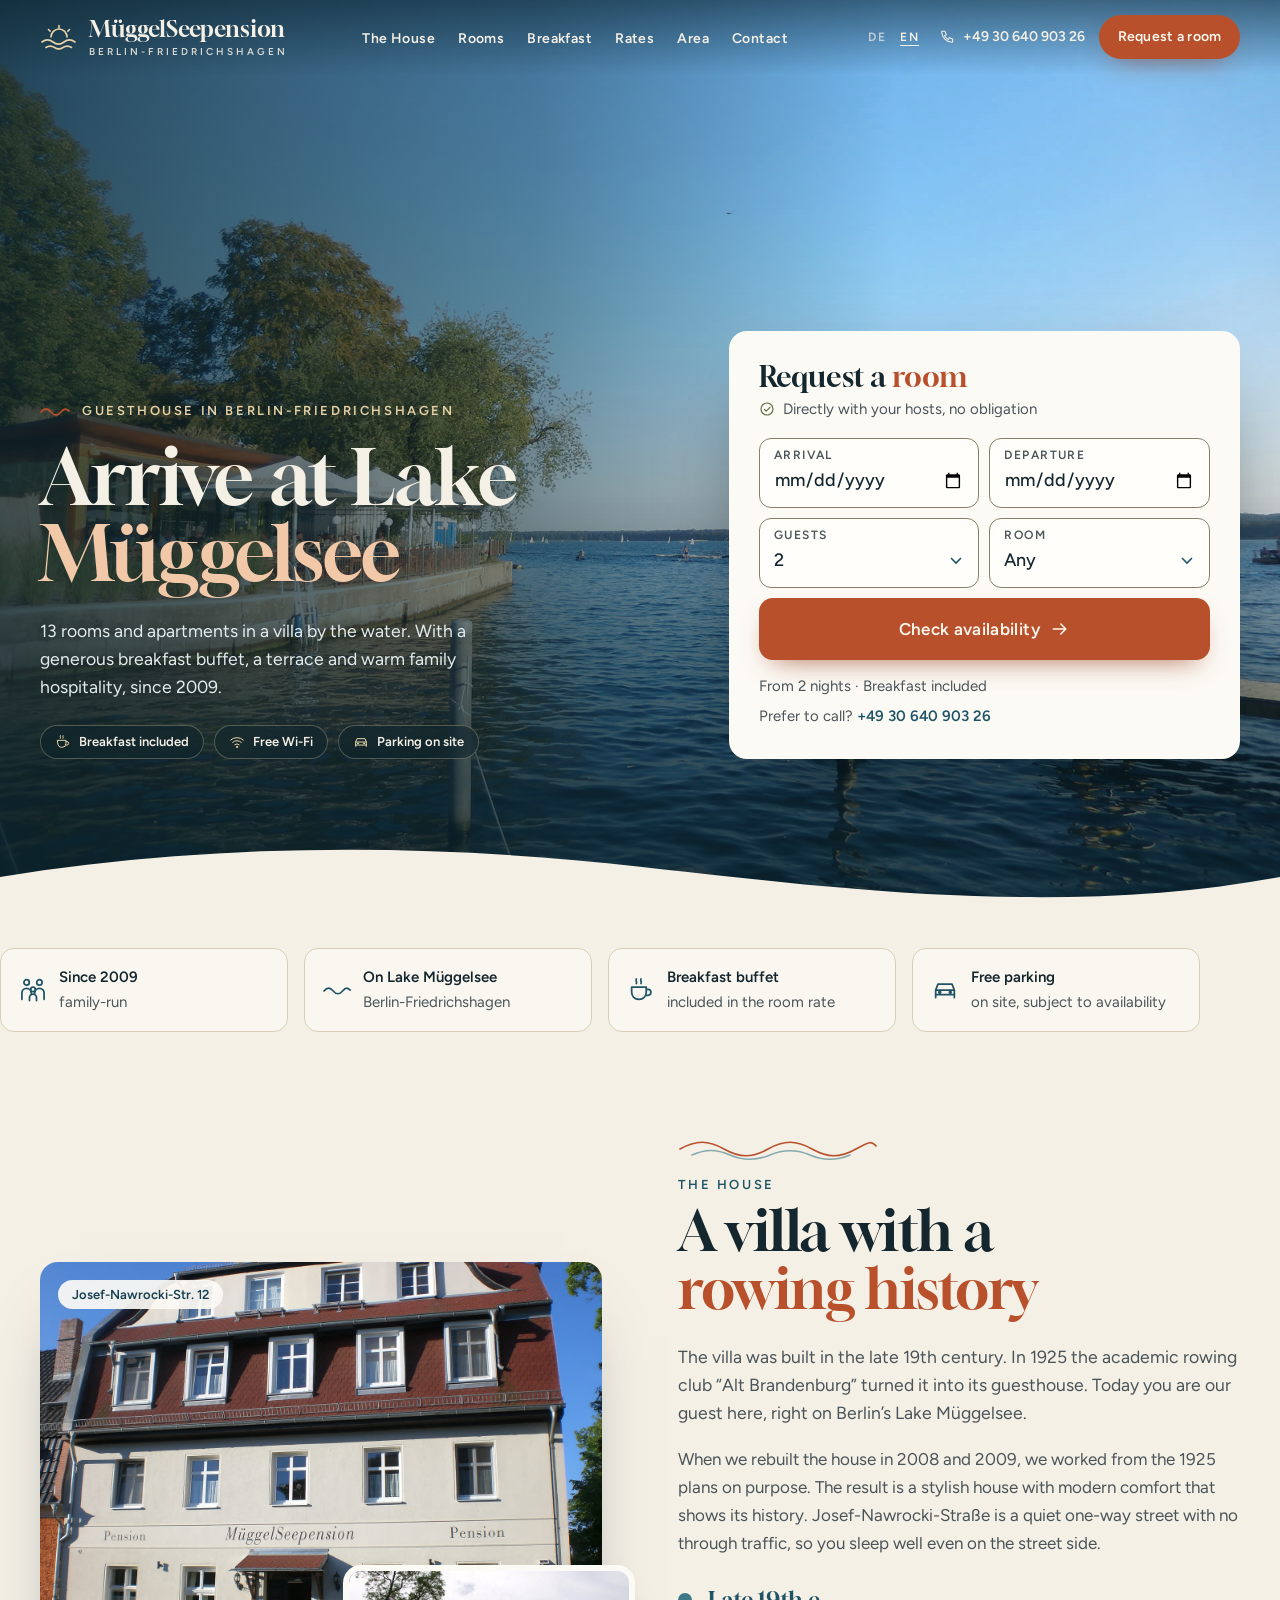
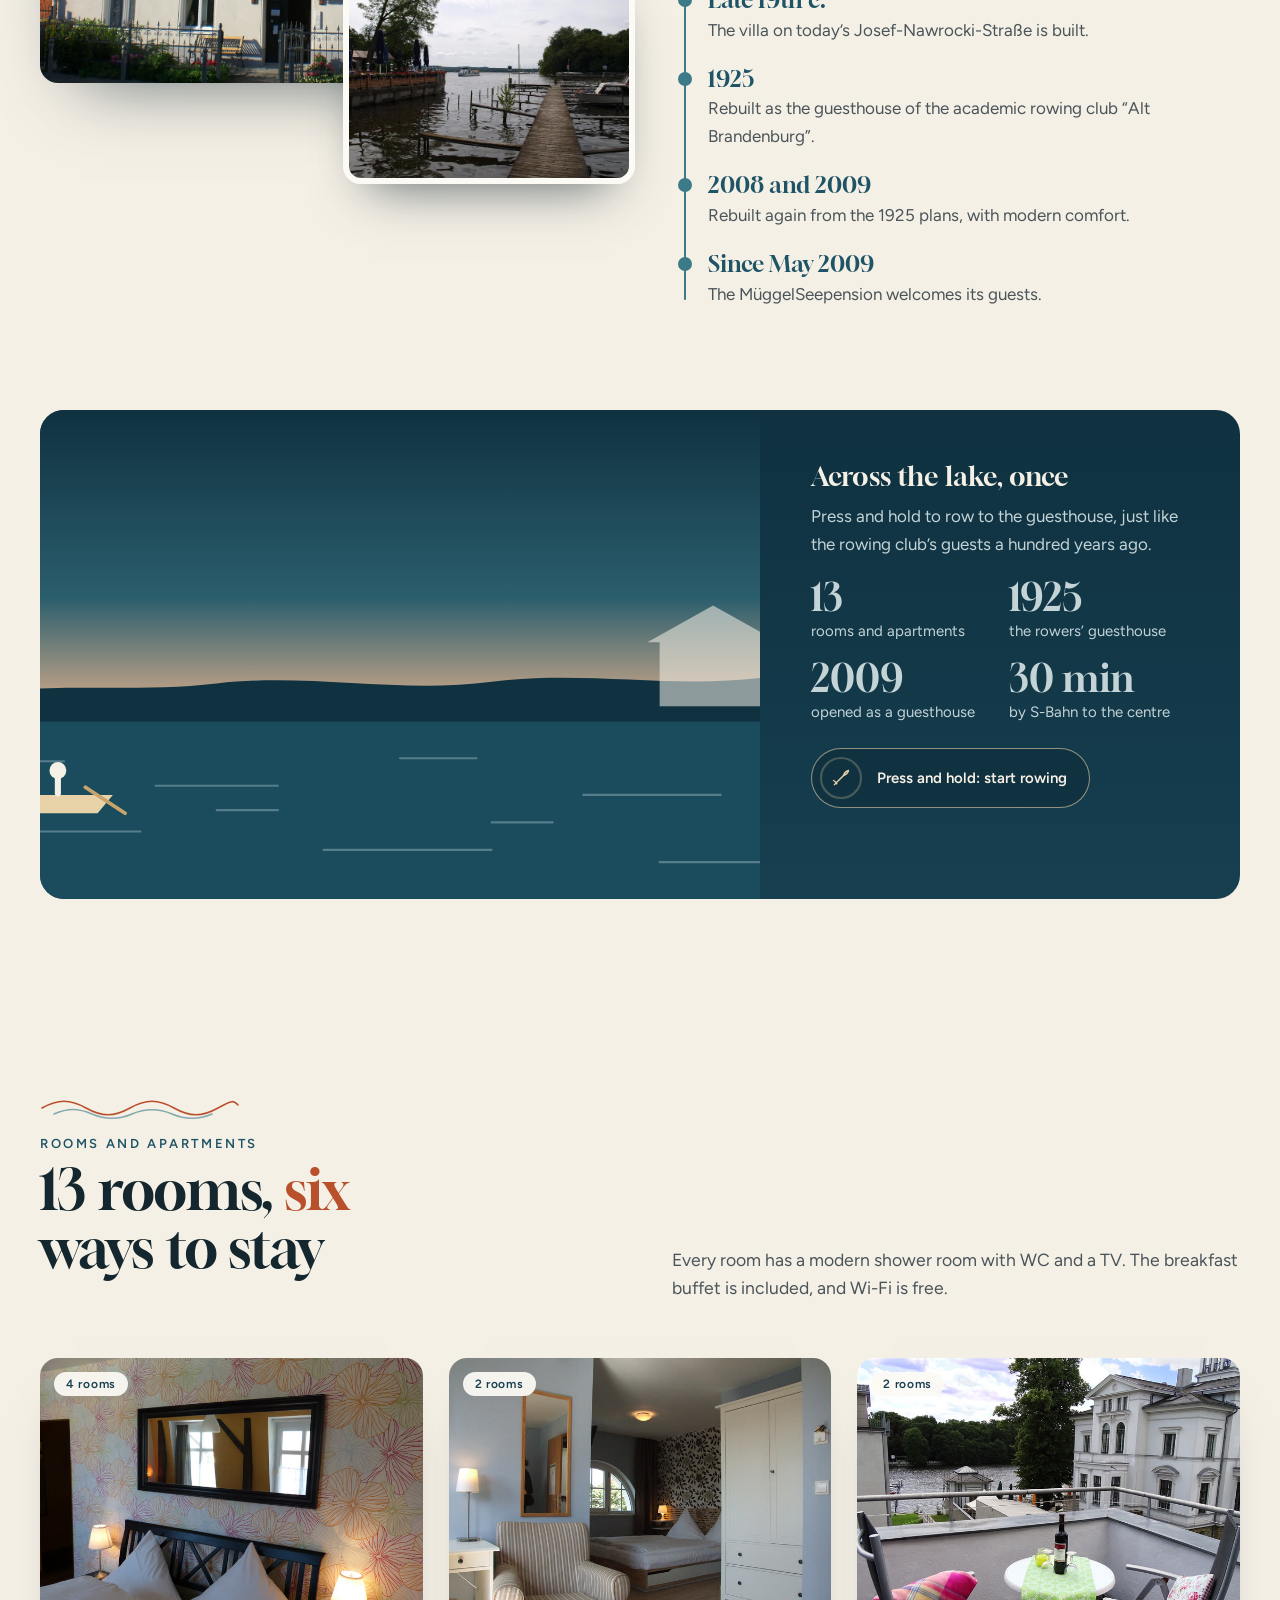
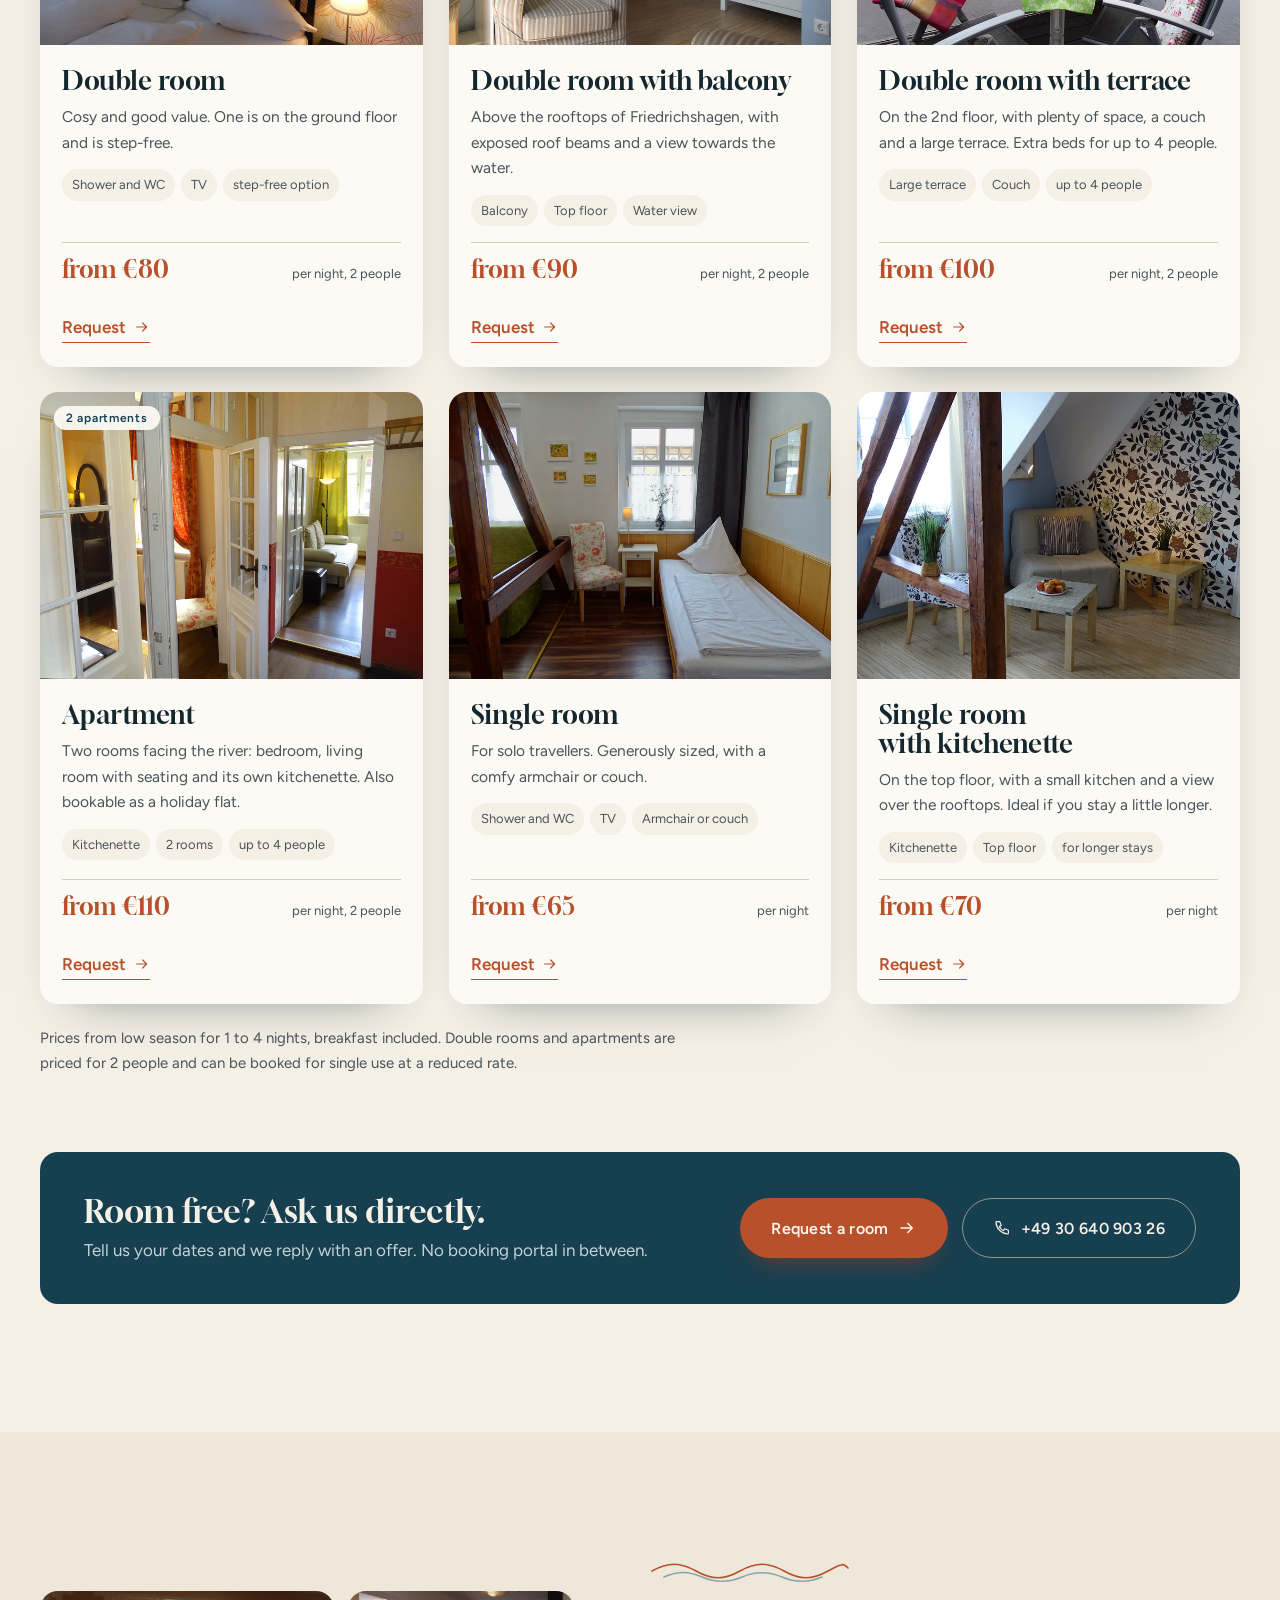
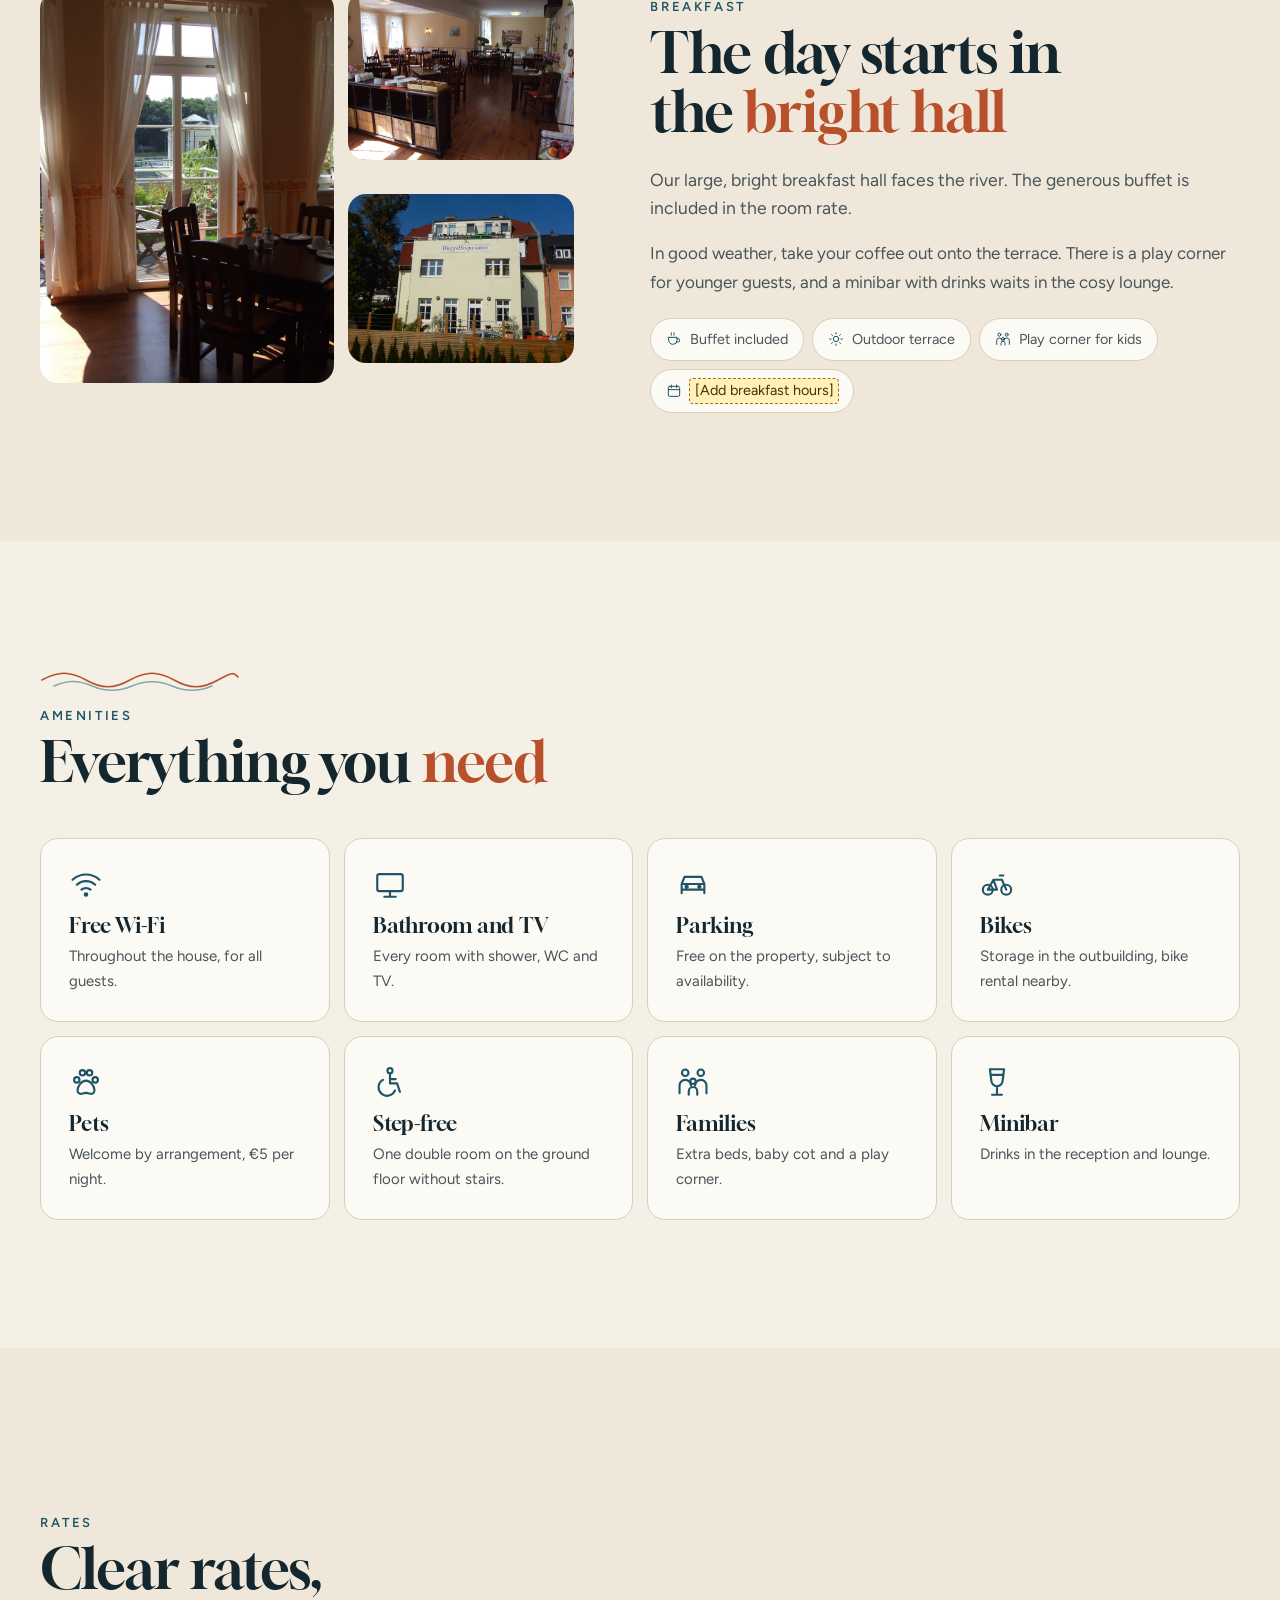
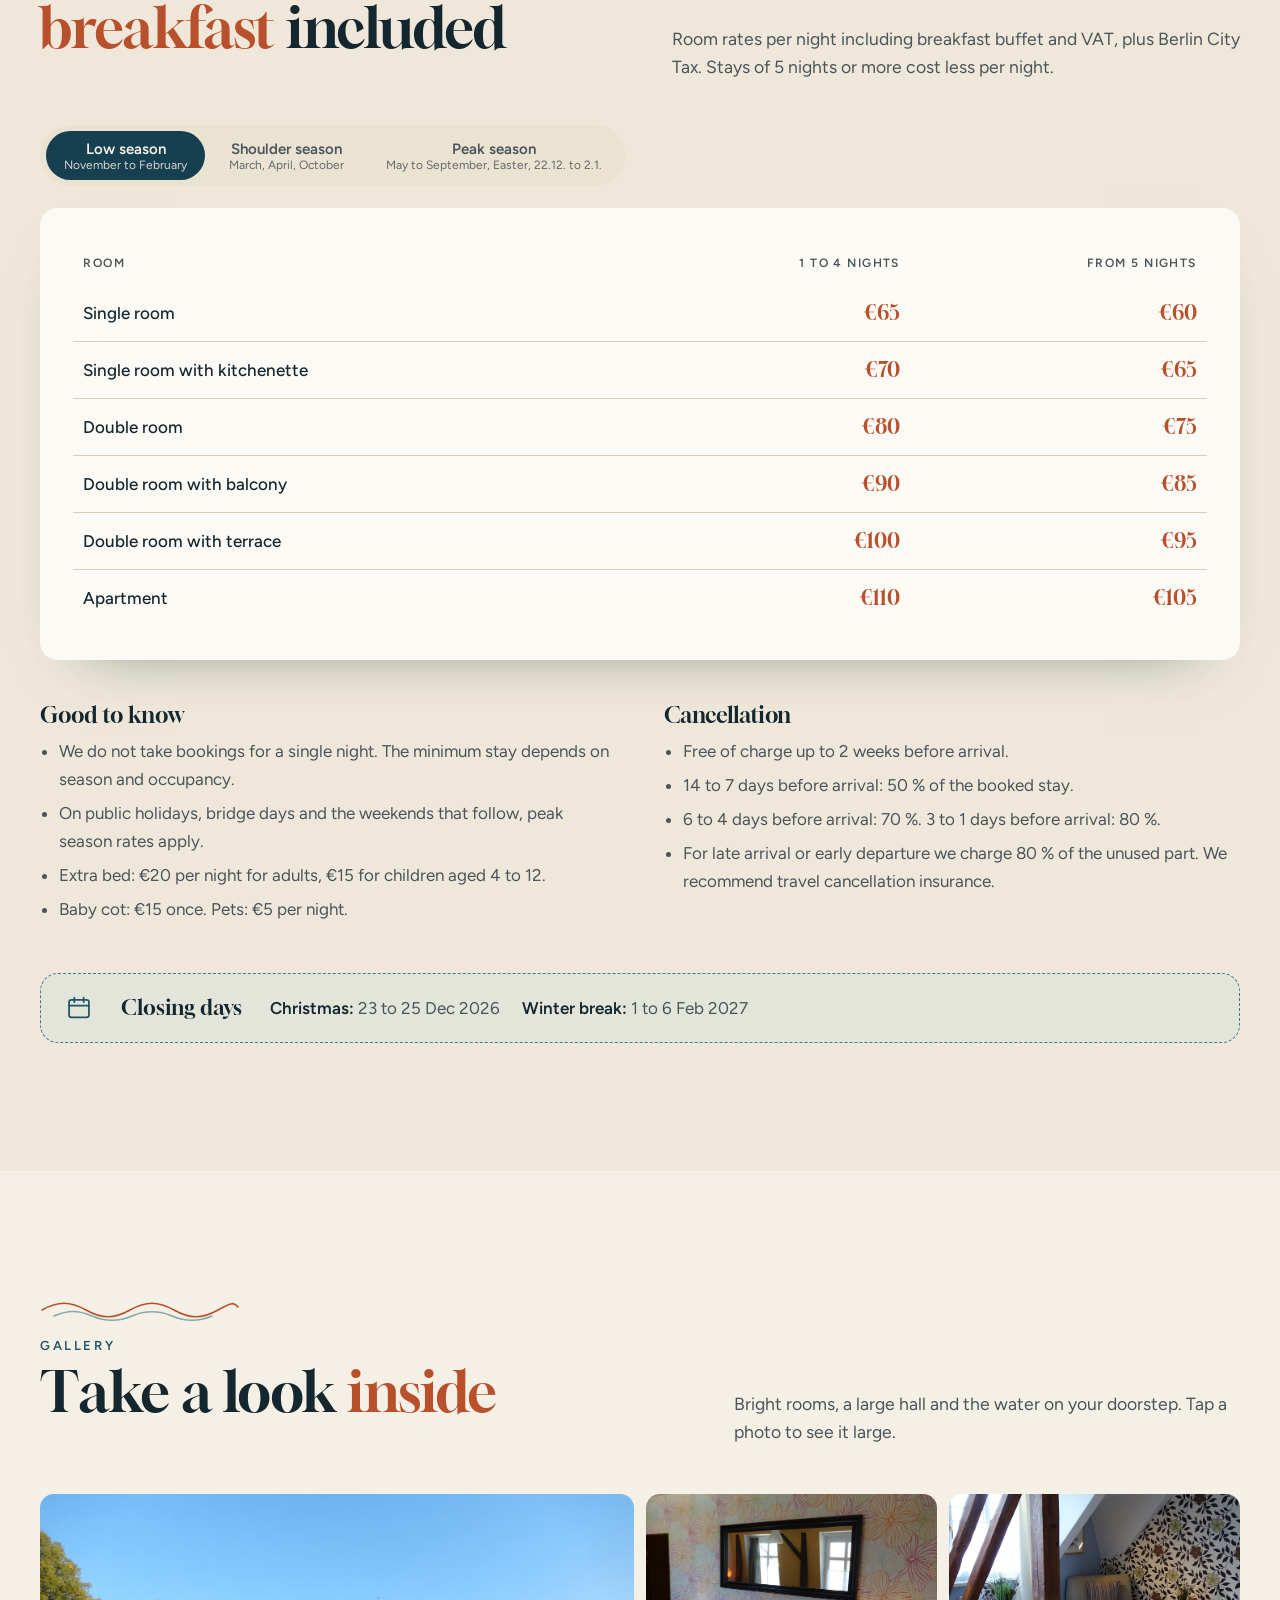
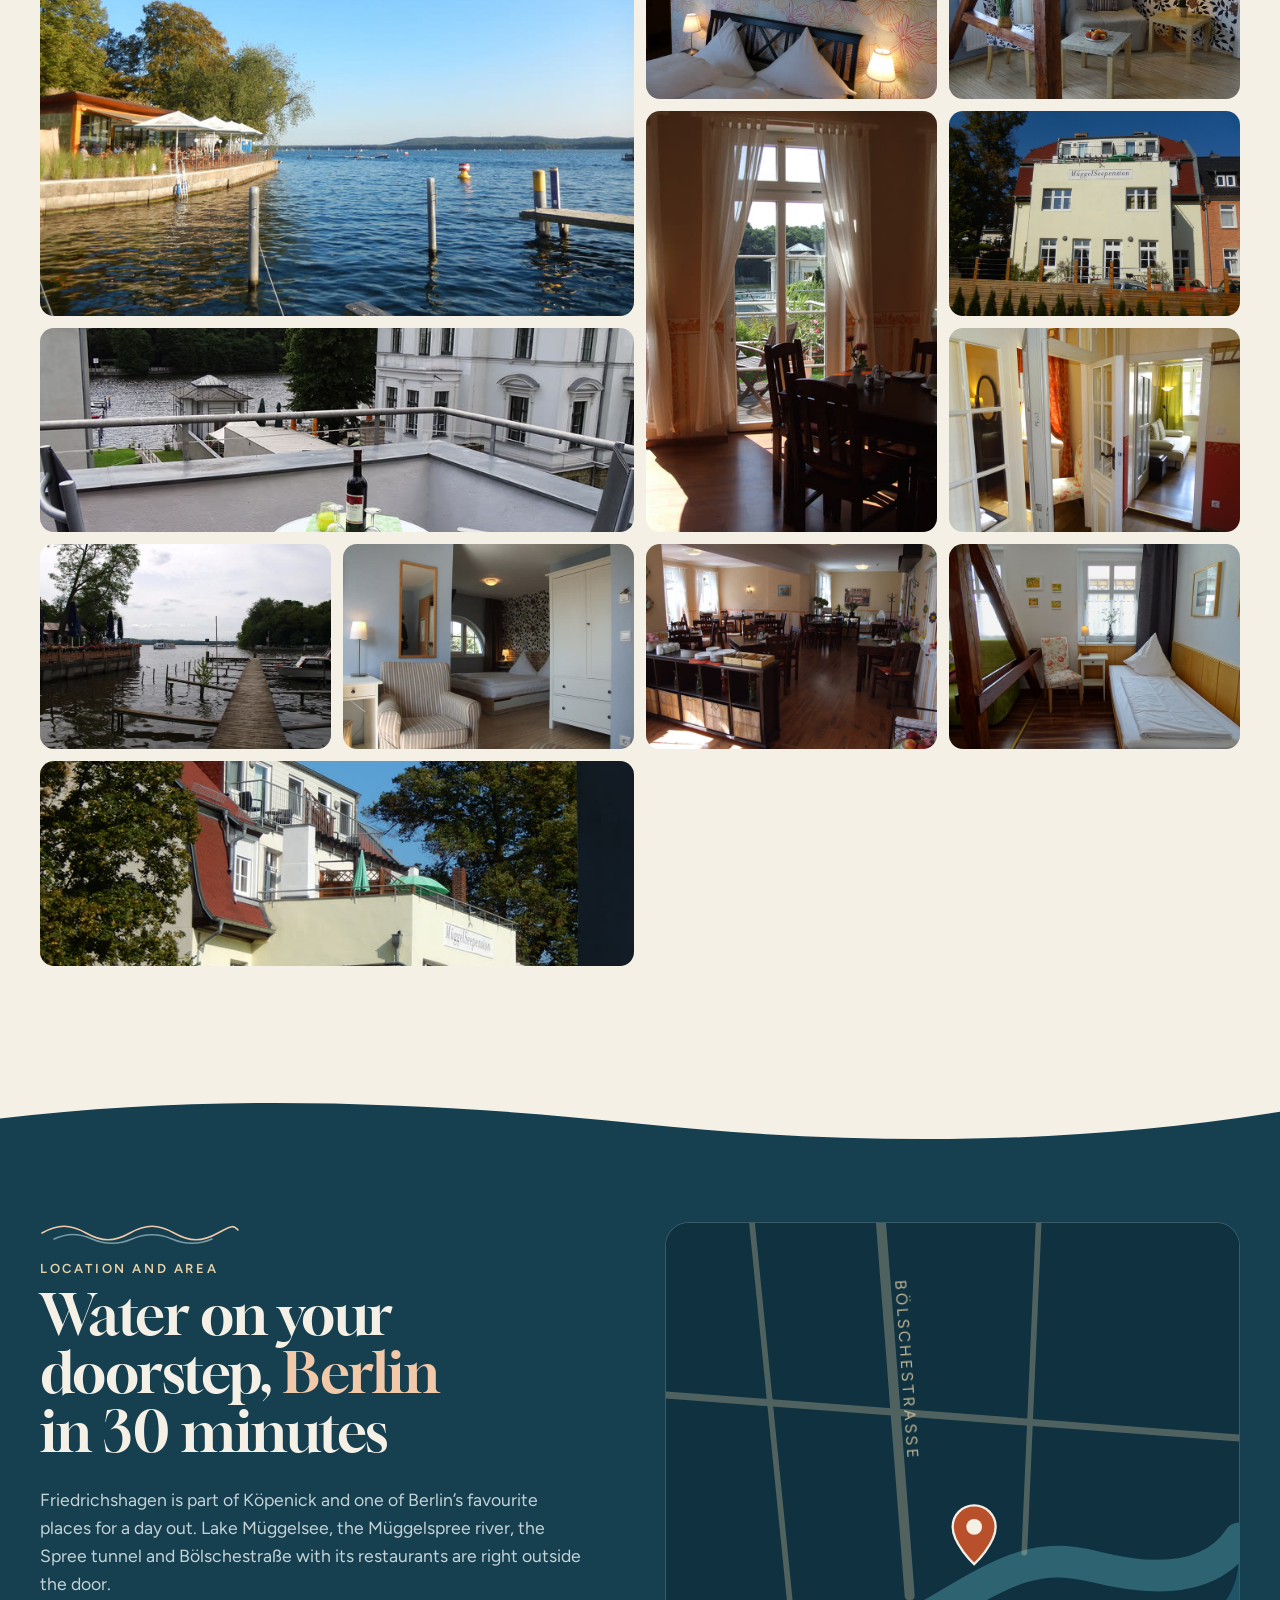
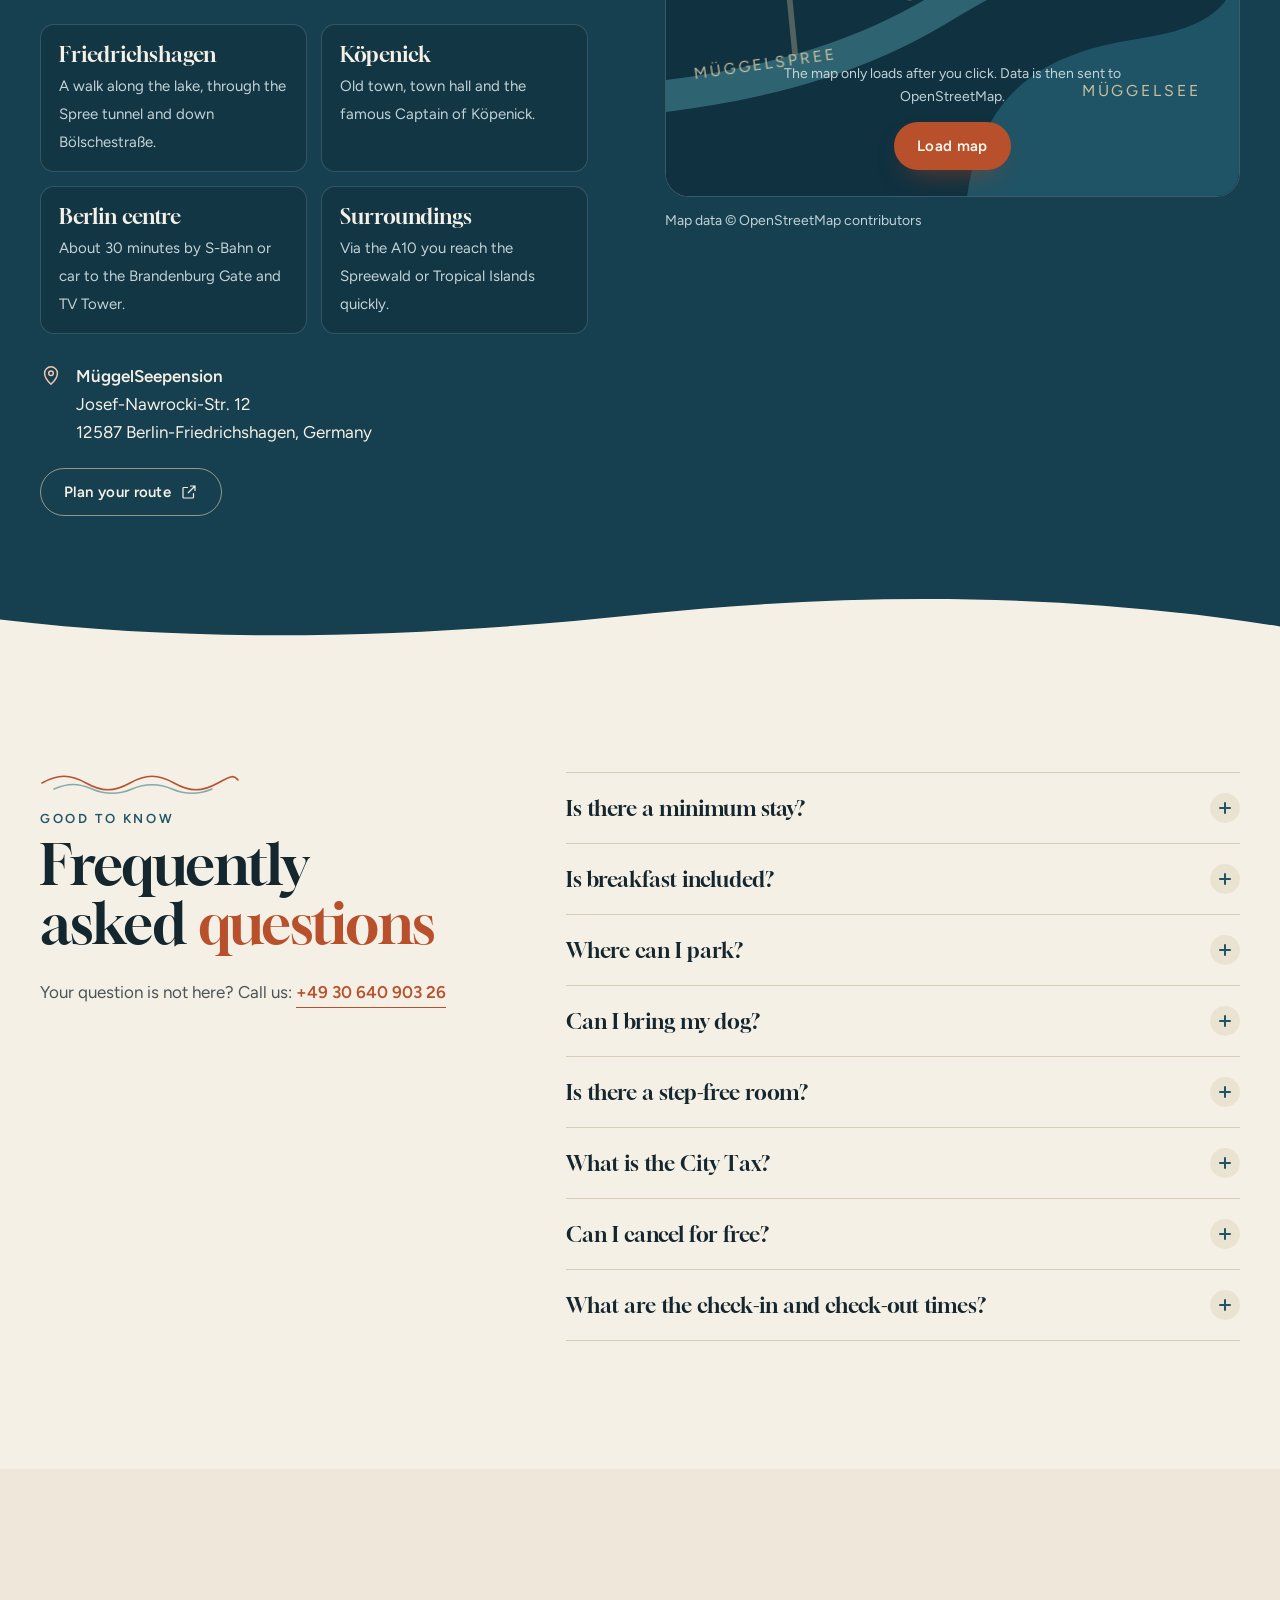
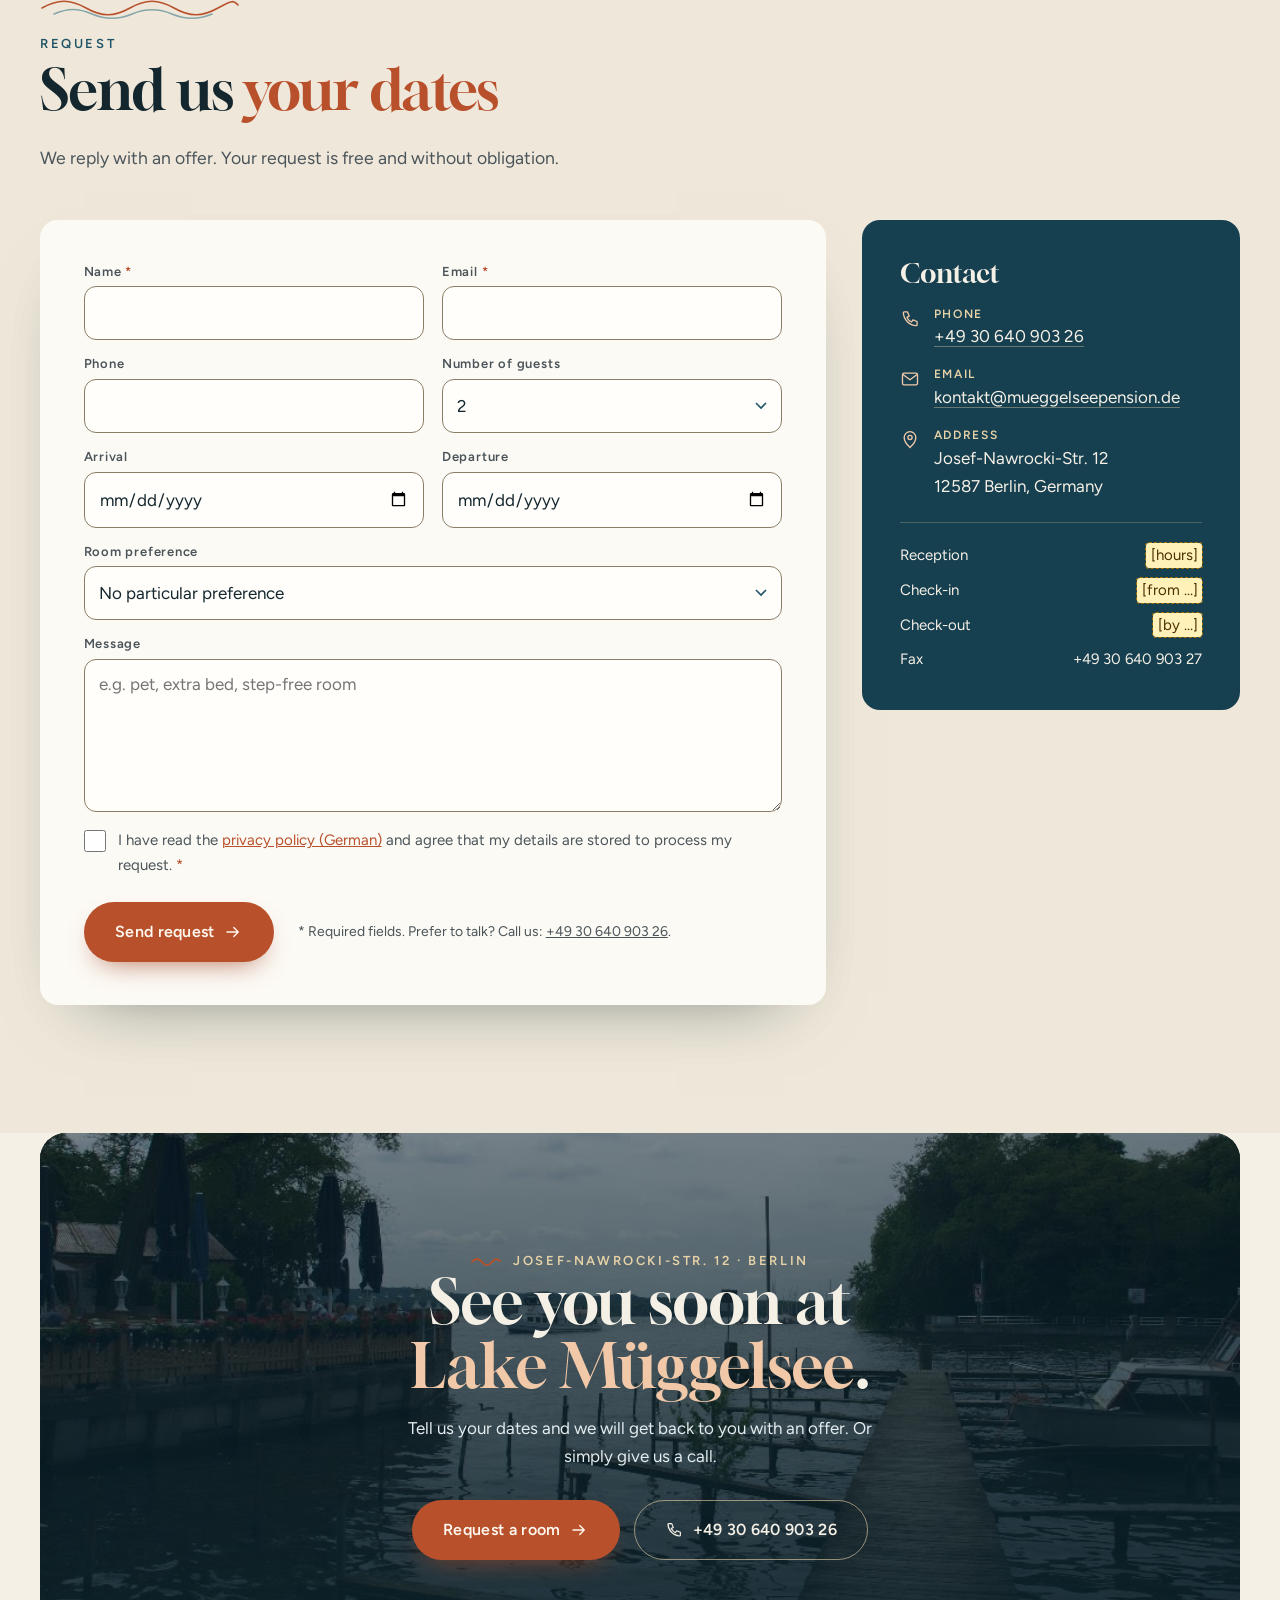
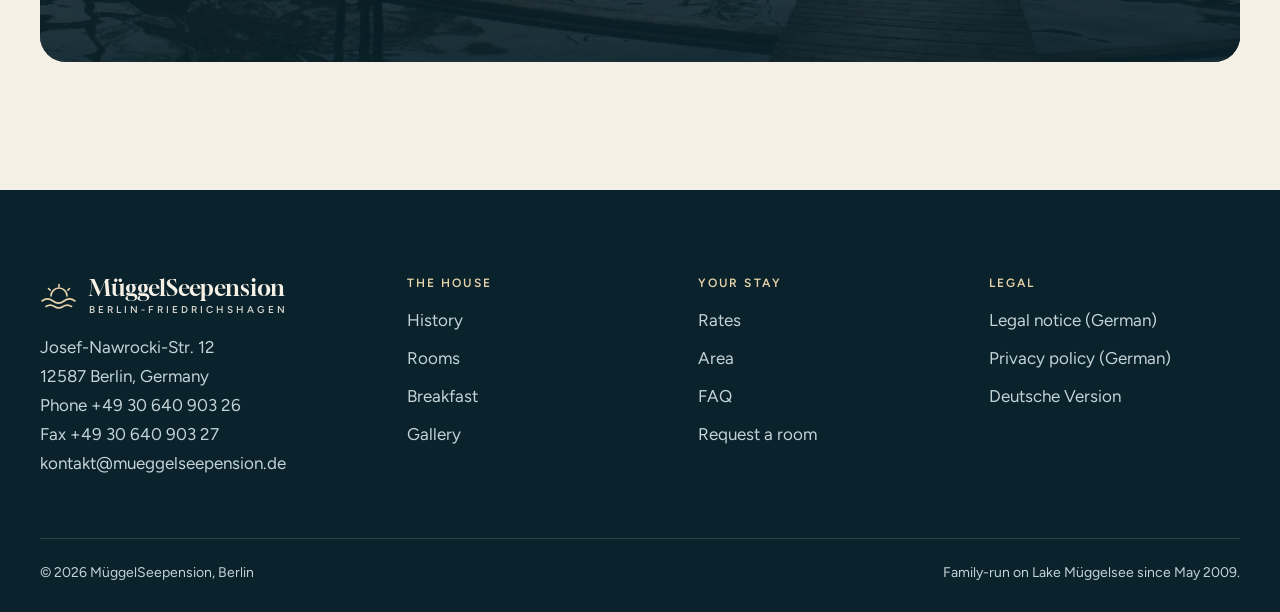
<file: en/index.html>
<!doctype html>
<html lang="en">
<head>
<meta charset="utf-8">
<meta name="viewport" content="width=device-width, initial-scale=1, viewport-fit=cover">
<title>MüggelSeepension Berlin · Guesthouse on Lake Müggelsee in Friedrichshagen</title>
<meta name="description" content="13 rooms and apartments in a villa on Lake Müggelsee in Berlin-Friedrichshagen. Family-run since 2009, breakfast buffet included, free Wi-Fi. Ask us directly.">
<meta name="theme-color" content="#163F50">
<!-- TEST VERSION (GitHub Pages): remove this robots line before going live on the real domain -->
<meta name="robots" content="noindex, nofollow">
<!-- DEPLOY STEP: check canonical, hreflang, og:url and og:image against the final live address -->
<link rel="canonical" href="https://www.mueggelseepension.de/en/">
<link rel="alternate" hreflang="de" href="https://www.mueggelseepension.de/">
<link rel="alternate" hreflang="en" href="https://www.mueggelseepension.de/en/">
<link rel="alternate" hreflang="x-default" href="https://www.mueggelseepension.de/">
<meta property="og:type" content="website">
<meta property="og:locale" content="en_GB">
<meta property="og:site_name" content="MüggelSeepension">
<meta property="og:title" content="MüggelSeepension · Arrive at Lake Müggelsee">
<meta property="og:description" content="Family-run guesthouse in a villa on Lake Müggelsee, Berlin-Friedrichshagen. Breakfast buffet included.">
<meta property="og:url" content="https://www.mueggelseepension.de/en/">
<meta property="og:image" content="https://www.mueggelseepension.de/assets/img/og-image.jpg">
<meta property="og:image:width" content="1200">
<meta property="og:image:height" content="630">
<meta name="twitter:card" content="summary_large_image">
<link rel="icon" href="../favicon.svg" type="image/svg+xml">
<link rel="preload" href="../assets/fonts/gloock.woff2" as="font" type="font/woff2" crossorigin>
<link rel="preload" href="../assets/fonts/figtree.woff2" as="font" type="font/woff2" crossorigin>
<link rel="preload" href="../assets/img/see-steg.jpg" as="image" fetchpriority="high">
<link rel="stylesheet" href="../assets/css/style.css">
<script type="application/ld+json">
{
  "@context": "https://schema.org",
  "@type": "Hotel",
  "name": "MüggelSeepension",
  "description": "Family-run guesthouse with 13 rooms and apartments in a villa on Lake Müggelsee in Berlin-Friedrichshagen. Breakfast buffet included in the room rate.",
  "url": "https://www.mueggelseepension.de/en/",
  "telephone": "+49 30 64090326",
  "faxNumber": "+49 30 64090327",
  "email": "kontakt@mueggelseepension.de",
  "image": ["https://www.mueggelseepension.de/assets/img/haus-fassade.jpg", "https://www.mueggelseepension.de/assets/img/see-steg.jpg"],
  "address": { "@type": "PostalAddress", "streetAddress": "Josef-Nawrocki-Straße 12", "postalCode": "12587", "addressLocality": "Berlin", "addressRegion": "Berlin", "addressCountry": "DE" },
  "geo": { "@type": "GeoCoordinates", "latitude": 52.44588, "longitude": 13.62577 },
  "numberOfRooms": 13,
  "petsAllowed": true,
  "priceRange": "Rooms from €65 per night including breakfast",
  "currenciesAccepted": "EUR",
  "availableLanguage": ["de", "en"]
}
</script>
</head>
<body>
<a class="skip" href="#main">Skip to content</a>
<div class="env" aria-hidden="true"></div>

<svg width="0" height="0" style="position:absolute" aria-hidden="true" focusable="false">
  <symbol id="i-mark" viewBox="0 0 38 26" fill="none" stroke="currentColor" stroke-width="1.6" stroke-linecap="round"><path d="M11 13a8 8 0 0 1 16 0"/><path d="M19 1.5v2.5M8.5 5.5l1.6 1.6M29.5 5.5l-1.6 1.6"/><path d="M2 18c4-3 7-3 11 0s7 3 11 0 7-3 11 0"/><path d="M6 23.5c3-2 5.5-2 8.5 0s5.5 2 8.5 0 5.5-2 8.5 0"/></symbol>
  <symbol id="i-wave" viewBox="0 0 30 10" fill="none" stroke="currentColor" stroke-width="1.8" stroke-linecap="round"><path d="M1 6c3.5-4 6.5-4 10 0s6.5 4 10 0 5-3.5 8-1"/></symbol>
  <symbol id="i-arrow" viewBox="0 0 24 24" fill="none" stroke="currentColor" stroke-width="1.8" stroke-linecap="round" stroke-linejoin="round"><path d="M4 12h15M13 6l6 6-6 6"/></symbol>
  <symbol id="i-ext" viewBox="0 0 24 24" fill="none" stroke="currentColor" stroke-width="1.6" stroke-linecap="round" stroke-linejoin="round"><path d="M14 4h6v6M20 4l-9 9M18 14v5a1 1 0 0 1-1 1H5a1 1 0 0 1-1-1V7a1 1 0 0 1 1-1h5"/></symbol>
  <symbol id="i-phone" viewBox="0 0 24 24" fill="none" stroke="currentColor" stroke-width="1.6" stroke-linejoin="round"><path d="M5 3.5h4l2 5-2.6 1.6a11 11 0 0 0 5.5 5.5l1.6-2.6 5 2v4a1 1 0 0 1-1 1A16.5 16.5 0 0 1 4 4.5a1 1 0 0 1 1-1z"/></symbol>
  <symbol id="i-mail" viewBox="0 0 24 24" fill="none" stroke="currentColor" stroke-width="1.6" stroke-linejoin="round"><rect x="3" y="5" width="18" height="14" rx="2"/><path d="M3.5 6.5l8.5 6.5 8.5-6.5"/></symbol>
  <symbol id="i-pin" viewBox="0 0 24 24" fill="none" stroke="currentColor" stroke-width="1.6"><path d="M12 21s-7-6.4-7-12a7 7 0 0 1 14 0c0 5.6-7 12-7 12z"/><circle cx="12" cy="9" r="2.5"/></symbol>
  <symbol id="i-check" viewBox="0 0 24 24" fill="none" stroke="currentColor" stroke-width="1.8" stroke-linecap="round" stroke-linejoin="round"><circle cx="12" cy="12" r="9"/><path d="M8 12.5l2.7 2.7L16.5 9.5"/></symbol>
  <symbol id="i-wifi" viewBox="0 0 24 24" fill="none" stroke="currentColor" stroke-width="1.5" stroke-linecap="round"><path d="M2.5 9a14 14 0 0 1 19 0M5.5 12.5a9.5 9.5 0 0 1 13 0M8.8 16a5 5 0 0 1 6.4 0"/><circle cx="12" cy="19.4" r=".9" fill="currentColor"/></symbol>
  <symbol id="i-cup" viewBox="0 0 24 24" fill="none" stroke="currentColor" stroke-width="1.5" stroke-linecap="round" stroke-linejoin="round"><path d="M4 9.5h12.5v4.5a6 6 0 0 1-6 6h-.5a6 6 0 0 1-6-6zM16.5 11.5h1.5a2.5 2.5 0 0 1 0 5h-1.6M8 2.5c-1 1.5 1 2.5 0 4M12 2.5c-1 1.5 1 2.5 0 4"/></symbol>
  <symbol id="i-car" viewBox="0 0 24 24" fill="none" stroke="currentColor" stroke-width="1.5" stroke-linecap="round" stroke-linejoin="round"><path d="M4 16v-4l2-5h12l2 5v4zM4 16v2.5M20 16v2.5M4 12h16"/><circle cx="7.5" cy="14" r=".8" fill="currentColor"/><circle cx="16.5" cy="14" r=".8" fill="currentColor"/></symbol>
  <symbol id="i-bike" viewBox="0 0 24 24" fill="none" stroke="currentColor" stroke-width="1.5" stroke-linecap="round" stroke-linejoin="round"><circle cx="5.5" cy="16" r="3.5"/><circle cx="18.5" cy="16" r="3.5"/><path d="M5.5 16l4-7h6l3 7M9.5 9l2.5 7h-6.5M14 6h2.5"/></symbol>
  <symbol id="i-paw" viewBox="0 0 24 24" fill="none" stroke="currentColor" stroke-width="1.5"><circle cx="5.5" cy="10.5" r="1.9"/><circle cx="9.5" cy="5.5" r="1.9"/><circle cx="14.5" cy="5.5" r="1.9"/><circle cx="18.5" cy="10.5" r="1.9"/><path d="M12 11c-3 0-6 4-6 7a2.5 2.5 0 0 0 3.5 2.2 6.3 6.3 0 0 1 5 0A2.5 2.5 0 0 0 18 18c0-3-3-7-6-7z"/></symbol>
  <symbol id="i-access" viewBox="0 0 24 24" fill="none" stroke="currentColor" stroke-width="1.5" stroke-linecap="round" stroke-linejoin="round"><circle cx="12" cy="4" r="1.8"/><path d="M12 7v6h5l2 6M7 10.5a6 6 0 1 0 8.5 7.5M12 10h4"/></symbol>
  <symbol id="i-family" viewBox="0 0 24 24" fill="none" stroke="currentColor" stroke-width="1.5" stroke-linecap="round"><circle cx="6.5" cy="5.5" r="2.3"/><circle cx="17.5" cy="5.5" r="2.3"/><circle cx="12" cy="11.5" r="1.9"/><path d="M2.5 20v-5.5a4 4 0 0 1 8 0M13.5 14.5a4 4 0 0 1 8 0V20M9 21v-2.5a3 3 0 0 1 6 0V21"/></symbol>
  <symbol id="i-tv" viewBox="0 0 24 24" fill="none" stroke="currentColor" stroke-width="1.5" stroke-linecap="round" stroke-linejoin="round"><rect x="3" y="5" width="18" height="12" rx="1.5"/><path d="M8 21h8M12 17v4"/></symbol>
  <symbol id="i-glass" viewBox="0 0 24 24" fill="none" stroke="currentColor" stroke-width="1.5" stroke-linecap="round" stroke-linejoin="round"><path d="M7 3h10l-1 8a4 4 0 0 1-8 0zM12 15v5M8.5 21h7M7.4 7h9.2"/></symbol>
  <symbol id="i-sun" viewBox="0 0 24 24" fill="none" stroke="currentColor" stroke-width="1.5" stroke-linecap="round"><circle cx="12" cy="12" r="4"/><path d="M12 2.5v2M12 19.5v2M2.5 12h2M19.5 12h2M5.3 5.3l1.4 1.4M17.3 17.3l1.4 1.4M5.3 18.7l1.4-1.4M17.3 6.7l1.4-1.4"/></symbol>
  <symbol id="i-calendar" viewBox="0 0 24 24" fill="none" stroke="currentColor" stroke-width="1.5" stroke-linecap="round"><rect x="3.5" y="5" width="17" height="15" rx="2"/><path d="M3.5 10h17M8 3v4M16 3v4"/></symbol>
  <symbol id="i-oar" viewBox="0 0 24 24" fill="none" stroke="currentColor" stroke-width="1.6" stroke-linecap="round" stroke-linejoin="round"><path d="M4 20L15 9"/><path d="M15 9c1-3 3.5-5.5 6-6-.5 2.5-3 5-6 6z"/><path d="M3 15c2 1 3 2 4 4"/></symbol>
  <symbol id="i-close" viewBox="0 0 24 24" fill="none" stroke="currentColor" stroke-width="1.8" stroke-linecap="round"><path d="M5 5l14 14M19 5L5 19"/></symbol>
  <symbol id="i-prev" viewBox="0 0 24 24" fill="none" stroke="currentColor" stroke-width="1.8" stroke-linecap="round" stroke-linejoin="round"><path d="M15 5l-7 7 7 7"/></symbol>
  <symbol id="i-next" viewBox="0 0 24 24" fill="none" stroke="currentColor" stroke-width="1.8" stroke-linecap="round" stroke-linejoin="round"><path d="M9 5l7 7-7 7"/></symbol>
</svg>

<header class="site-header" id="top">
  <div class="wrap bar">
    <a class="brand" href="#top" aria-label="MüggelSeepension, back to top">
      <svg aria-hidden="true"><use href="#i-mark"/></svg>
      <span class="brand-name"><b>MüggelSeepension</b><span>Berlin-Friedrichshagen</span></span>
    </a>
    <nav class="nav" id="site-nav" aria-label="Main navigation">
      <ul>
        <li><a href="#haus">The House</a></li>
        <li><a href="#zimmer">Rooms</a></li>
        <li><a href="#fruehstueck">Breakfast</a></li>
        <li><a href="#preise">Rates</a></li>
        <li><a href="#umgebung">Area</a></li>
        <li><a href="#anfrage">Contact</a></li>
      </ul>
      <div class="nav-extra">
        <a class="btn btn-primary btn-lg js-request" href="#anfrage">Request a room</a>
        <a class="btn btn-ghost" href="tel:+493064090326"><svg aria-hidden="true"><use href="#i-phone"/></svg>+49 30 640 903 26</a>
      </div>
    </nav>
    <div class="header-actions">
      <div class="lang"><a href="../" hreflang="de" lang="de" aria-label="Deutsch">DE</a><a href="./" aria-current="true" hreflang="en" lang="en" aria-label="English">EN</a></div>
      <a class="header-phone" href="tel:+493064090326" aria-label="Call: +49 30 640 903 26"><svg aria-hidden="true"><use href="#i-phone"/></svg><span>+49 30 640 903 26</span></a>
      <a class="btn btn-primary header-book js-request" href="#anfrage">Request a room</a>
      <button class="nav-toggle" type="button" aria-expanded="false" aria-controls="site-nav" aria-label="Open menu"><span></span></button>
    </div>
  </div>
</header>

<main id="main" tabindex="-1">

<section class="hero dark" aria-labelledby="hero-title" data-live>
  <div class="hero-media"><img class="anim" src="../assets/img/see-steg.jpg" width="1920" height="1440" fetchpriority="high" alt="Evening light on Lake Müggelsee with a jetty and lakeside terrace"></div>
  <div class="wrap hero-grid">
    <div class="hero-copy">
      <p class="kicker rise d1"><svg aria-hidden="true"><use href="#i-wave"/></svg>Guesthouse in Berlin-Friedrichshagen</p>
      <h1 id="hero-title" class="rise d2">Arrive at Lake <em>Müggelsee</em></h1>
      <p class="lede rise d3">13 rooms and apartments in a villa by the water. With a generous breakfast buffet, a terrace and warm family hospitality, since 2009.</p>
      <ul class="hero-facts rise d4">
        <li><svg aria-hidden="true"><use href="#i-cup"/></svg>Breakfast included</li>
        <li><svg aria-hidden="true"><use href="#i-wifi"/></svg>Free Wi-Fi</li>
        <li><svg aria-hidden="true"><use href="#i-car"/></svg>Parking on site</li>
      </ul>
    </div>
    <div class="req-card rise d3" id="anfragen">
      <h2>Request a <em>room</em></h2>
      <p class="sub"><svg aria-hidden="true"><use href="#i-check"/></svg>Directly with your hosts, no obligation</p>
      <form class="req-form" id="req-form" action="#anfrage" novalidate>
        <div class="field"><label for="rq-in">Arrival</label><input id="rq-in" type="date" autocomplete="off"></div>
        <div class="field"><label for="rq-out">Departure</label><input id="rq-out" type="date" autocomplete="off"></div>
        <div class="field">
          <label for="rq-guests">Guests</label>
          <select id="rq-guests"><option>1</option><option selected>2</option><option>3</option><option>4</option><option>5</option><option>6</option><option value="more than 6">more than 6</option></select>
        </div>
        <div class="field">
          <label for="rq-room">Room</label>
          <select id="rq-room">
            <option value="">Any</option>
            <option value="Doppelzimmer">Double room</option>
            <option value="Doppelzimmer mit Balkon">Double room with balcony</option>
            <option value="Doppelzimmer mit Terrasse">Double room with terrace</option>
            <option value="Appartement">Apartment</option>
            <option value="Einzelzimmer">Single room</option>
            <option value="Einzelzimmer mit Miniküche">Single room with kitchenette</option>
          </select>
        </div>
        <button class="btn btn-primary req-submit" type="submit">Check availability <svg class="arrow" aria-hidden="true"><use href="#i-arrow"/></svg></button>
      </form>
      <p class="req-msg" id="req-msg" role="alert"></p>
      <p class="req-note"><span>From 2 nights · Breakfast included</span><span>Prefer to call? <a href="tel:+493064090326">+49 30 640 903 26</a></span></p>
    </div>
  </div>
  <svg class="hero-wave" viewBox="0 0 1440 90" preserveAspectRatio="none" aria-hidden="true"><path d="M0 62C240 22 480 22 720 50s480 58 720 12V90H0z"/></svg>
</section>

<section class="trust" aria-label="At a glance">
  <ul class="wrap stagger">
    <li><svg aria-hidden="true"><use href="#i-family"/></svg><span><b>Since 2009</b>family-run</span></li>
    <li><svg aria-hidden="true"><use href="#i-wave"/></svg><span><b>On Lake Müggelsee</b>Berlin-Friedrichshagen</span></li>
    <li><svg aria-hidden="true"><use href="#i-cup"/></svg><span><b>Breakfast buffet</b>included in the room rate</span></li>
    <li><svg aria-hidden="true"><use href="#i-car"/></svg><span><b>Free parking</b>on site, subject to availability</span></li>
  </ul>
</section>

<section class="section" id="haus" aria-labelledby="haus-title" data-live>
  <div class="wrap">
    <div class="house-grid">
      <div class="photo-stack reveal">
        <div class="big"><img src="../assets/img/haus-fassade.jpg" width="1400" height="1050" loading="lazy" alt="Front of the MüggelSeepension with its red mansard roof"></div>
        <div class="small"><img src="../assets/img/thumbs/bootssteg.jpg" width="720" height="540" loading="lazy" alt="Wooden jetty on the water in Friedrichshagen"></div>
        <span class="tag">Josef-Nawrocki-Str. 12</span>
      </div>
      <div>
        <svg class="ornament" viewBox="0 0 200 22" aria-hidden="true" focusable="false"><g class="bob anim"><path class="line" pathLength="1" d="M2 11C18 2 30 2 46 11S74 20 90 11 118 2 134 11 162 20 178 11 194 4 198 8"/><path class="line w2" pathLength="1" d="M14 17C28 11 38 11 52 17S78 23 92 17 118 11 132 17 158 23 172 17"/></g></svg>
        <p class="kicker">The House</p>
        <h2 id="haus-title" class="h2 reveal">A villa with a <em>rowing history</em></h2>
        <div class="reveal">
          <p class="lede">The villa was built in the late 19th century. In 1925 the academic rowing club “Alt Brandenburg” turned it into its guesthouse. Today you are our guest here, right on Berlin’s Lake Müggelsee.</p>
          <p class="muted">When we rebuilt the house in 2008 and 2009, we worked from the 1925 plans on purpose. The result is a stylish house with modern comfort that shows its history. Josef-Nawrocki-Straße is a quiet one-way street with no through traffic, so you sleep well even on the street side.</p>
        </div>
        <ol class="timeline" aria-label="History of the house">
          <li><b>Late 19th c.</b><span>The villa on today’s Josef-Nawrocki-Straße is built.</span></li>
          <li><b>1925</b><span>Rebuilt as the guesthouse of the academic rowing club “Alt Brandenburg”.</span></li>
          <li><b>2008 and 2009</b><span>Rebuilt again from the 1925 plans, with modern comfort.</span></li>
          <li><b>Since May 2009</b><span>The MüggelSeepension welcomes its guests.</span></li>
        </ol>
      </div>
    </div>

    <div class="rowing reveal" data-hold>
      <div class="lake" aria-hidden="true">
        <svg viewBox="0 0 600 320" preserveAspectRatio="xMidYMid slice" focusable="false">
          <defs>
            <linearGradient id="skyGrad" x1="0" y1="0" x2="0" y2="1">
              <stop offset="0" stop-color="#0F3140"/>
              <stop offset=".6" stop-color="#2B5E6D"/>
              <stop offset="1" stop-color="#E6B48E"/>
            </linearGradient>
          </defs>
          <rect class="sky" width="600" height="205"/>
          <circle class="sun" cx="380" cy="176" r="24"/>
          <path class="shore" d="M0 190C60 176 120 186 180 179S300 186 360 178 480 183 540 175L600 179V206H0z"/>
          <g class="house"><rect x="470" y="150" width="70" height="44"/><path d="M462 152l43-24 43 24z"/></g>
          <rect class="window" x="480" y="160" width="9" height="11"/>
          <rect class="window" x="500" y="160" width="9" height="11"/>
          <rect class="window" x="520" y="160" width="9" height="11"/>
          <rect class="window" x="500" y="178" width="9" height="11"/>
          <rect class="water" y="204" width="600" height="116"/>
          <g class="ripples anim"><path class="ripple" d="M20 230h60M140 246h80M300 228h50M420 252h90M60 276h70M250 288h110M470 296h70M180 262h40M360 270h40"/></g>
          <g class="boat-track">
            <g class="boat anim">
              <path d="M40 252h72l-10 12H50z" fill="#E8D3A8"/>
              <circle cx="76" cy="236" r="5.5" fill="#F5F0E6"/>
              <path d="M76 241v10" stroke="#F5F0E6" stroke-width="4" stroke-linecap="round"/>
              <path d="M58 247l-26 17M94 247l26 17" stroke="#C9A46A" stroke-width="2.4" stroke-linecap="round"/>
            </g>
          </g>
        </svg>
      </div>
      <div class="row-body dark">
        <h3 class="h3">Across the lake, once</h3>
        <p class="muted" style="color:var(--muted-on-dark)">Press and hold to row to the guesthouse, just like the rowing club’s guests a hundred years ago.</p>
        <ul class="row-facts">
          <li><b data-n="13">13</b><span>rooms and apartments</span></li>
          <li><b data-n="1925">1925</b><span>the rowers’ guesthouse</span></li>
          <li><b data-n="2009">2009</b><span>opened as a guesthouse</span></li>
          <li><b data-n="30 min">30 min</b><span>by S-Bahn to the centre</span></li>
        </ul>
        <button class="hold-btn" type="button" aria-describedby="hold-help">
          <span class="hold-ring" aria-hidden="true"><svg viewBox="0 0 44 44"><circle class="track" cx="22" cy="22" r="20"/><circle class="prog" cx="22" cy="22" r="20"/></svg><i><svg><use href="#i-oar"/></svg></i></span>
          <span class="hold-label">Press and hold: start rowing</span>
        </button>
        <p id="hold-help" class="sr-only">Press and hold the button until the boat reaches the guesthouse.</p>
        <p class="hold-status" role="status"></p>
      </div>
    </div>
  </div>
</section>

<section class="section" id="zimmer" aria-labelledby="zimmer-title">
  <div class="wrap">
    <div class="rooms-head">
      <div>
        <svg class="ornament" viewBox="0 0 200 22" aria-hidden="true" focusable="false"><g class="bob anim"><path class="line" pathLength="1" d="M2 11C18 2 30 2 46 11S74 20 90 11 118 2 134 11 162 20 178 11 194 4 198 8"/><path class="line w2" pathLength="1" d="M14 17C28 11 38 11 52 17S78 23 92 17 118 11 132 17 158 23 172 17"/></g></svg>
        <p class="kicker">Rooms and apartments</p>
        <h2 id="zimmer-title" class="h2 reveal">13 rooms, <em>six</em> ways to stay</h2>
      </div>
      <p class="lede reveal">Every room has a modern shower room with WC and a TV. The breakfast buffet is included, and Wi-Fi is free.</p>
    </div>
    <div class="room-grid stagger">
      <article class="room">
        <div class="pic"><img src="../assets/img/thumbs/doppelzimmer.jpg" srcset="../assets/img/thumbs/doppelzimmer.jpg 720w, ../assets/img/doppelzimmer.jpg 1400w" sizes="(max-width:720px) 92vw, (max-width:1080px) 46vw, 400px" width="720" height="540" loading="lazy" alt="Double room with floral wallpaper, mirror and bedside lamps"><span class="badge">4 rooms</span></div>
        <div class="body">
          <h3>Double room</h3>
          <p>Cosy and good value. One is on the ground floor and is step-free.</p>
          <ul><li>Shower and WC</li><li>TV</li><li>step-free option</li></ul>
          <p class="price"><b>from €80</b><small>per night, 2 people</small></p>
          <a class="textlink js-request" href="#anfrage" data-room="Doppelzimmer">Request <svg aria-hidden="true"><use href="#i-arrow"/></svg></a>
        </div>
      </article>
      <article class="room">
        <div class="pic"><img src="../assets/img/thumbs/doppelzimmer-balkon.jpg" srcset="../assets/img/thumbs/doppelzimmer-balkon.jpg 720w, ../assets/img/doppelzimmer-balkon.jpg 1400w" sizes="(max-width:720px) 92vw, (max-width:1080px) 46vw, 400px" width="720" height="536" loading="lazy" alt="Bright double room with armchair and arched window"><span class="badge">2 rooms</span></div>
        <div class="body">
          <h3>Double room with balcony</h3>
          <p>Above the rooftops of Friedrichshagen, with exposed roof beams and a view towards the water.</p>
          <ul><li>Balcony</li><li>Top floor</li><li>Water view</li></ul>
          <p class="price"><b>from €90</b><small>per night, 2 people</small></p>
          <a class="textlink js-request" href="#anfrage" data-room="Doppelzimmer mit Balkon">Request <svg aria-hidden="true"><use href="#i-arrow"/></svg></a>
        </div>
      </article>
      <article class="room">
        <div class="pic"><img src="../assets/img/thumbs/doppelzimmer-terrasse.jpg" srcset="../assets/img/thumbs/doppelzimmer-terrasse.jpg 720w, ../assets/img/doppelzimmer-terrasse.jpg 1400w" sizes="(max-width:720px) 92vw, (max-width:1080px) 46vw, 400px" width="720" height="540" loading="lazy" alt="Terrace with table, chairs and a view of the river"><span class="badge">2 rooms</span></div>
        <div class="body">
          <h3>Double room with terrace</h3>
          <p>On the 2nd floor, with plenty of space, a couch and a large terrace. Extra beds for up to 4 people.</p>
          <ul><li>Large terrace</li><li>Couch</li><li>up to 4 people</li></ul>
          <p class="price"><b>from €100</b><small>per night, 2 people</small></p>
          <a class="textlink js-request" href="#anfrage" data-room="Doppelzimmer mit Terrasse">Request <svg aria-hidden="true"><use href="#i-arrow"/></svg></a>
        </div>
      </article>
      <article class="room">
        <div class="pic"><img src="../assets/img/thumbs/appartement.jpg" srcset="../assets/img/thumbs/appartement.jpg 720w, ../assets/img/appartement.jpg 1400w" sizes="(max-width:720px) 92vw, (max-width:1080px) 46vw, 400px" width="720" height="540" loading="lazy" alt="Apartment with double doors between bedroom and living room"><span class="badge">2 apartments</span></div>
        <div class="body">
          <h3>Apartment</h3>
          <p>Two rooms facing the river: bedroom, living room with seating and its own kitchenette. Also bookable as a holiday flat.</p>
          <ul><li>Kitchenette</li><li>2 rooms</li><li>up to 4 people</li></ul>
          <p class="price"><b>from €110</b><small>per night, 2 people</small></p>
          <a class="textlink js-request" href="#anfrage" data-room="Appartement">Request <svg aria-hidden="true"><use href="#i-arrow"/></svg></a>
        </div>
      </article>
      <article class="room">
        <div class="pic"><img src="../assets/img/thumbs/einzelzimmer.jpg" srcset="../assets/img/thumbs/einzelzimmer.jpg 720w, ../assets/img/einzelzimmer.jpg 1400w" sizes="(max-width:720px) 92vw, (max-width:1080px) 46vw, 400px" width="720" height="540" loading="lazy" alt="Single room with bed, armchair and wooden beams"></div>
        <div class="body">
          <h3>Single room</h3>
          <p>For solo travellers. Generously sized, with a comfy armchair or couch.</p>
          <ul><li>Shower and WC</li><li>TV</li><li>Armchair or couch</li></ul>
          <p class="price"><b>from €65</b><small>per night</small></p>
          <a class="textlink js-request" href="#anfrage" data-room="Einzelzimmer">Request <svg aria-hidden="true"><use href="#i-arrow"/></svg></a>
        </div>
      </article>
      <article class="room">
        <div class="pic"><img src="../assets/img/thumbs/einzelzimmer-kueche.jpg" srcset="../assets/img/thumbs/einzelzimmer-kueche.jpg 720w, ../assets/img/einzelzimmer-kueche.jpg 1400w" sizes="(max-width:720px) 92vw, (max-width:1080px) 46vw, 400px" width="720" height="540" loading="lazy" alt="Top-floor single room with seating and roof beams"></div>
        <div class="body">
          <h3>Single room with kitchenette</h3>
          <p>On the top floor, with a small kitchen and a view over the rooftops. Ideal if you stay a little longer.</p>
          <ul><li>Kitchenette</li><li>Top floor</li><li>for longer stays</li></ul>
          <p class="price"><b>from €70</b><small>per night</small></p>
          <a class="textlink js-request" href="#anfrage" data-room="Einzelzimmer mit Miniküche">Request <svg aria-hidden="true"><use href="#i-arrow"/></svg></a>
        </div>
      </article>
    </div>
    <p class="room-note">Prices from low season for 1 to 4 nights, breakfast included. Double rooms and apartments are priced for 2 people and can be booked for single use at a reduced rate.</p>

    <div class="cta-band dark reveal">
      <div>
        <h3 class="h3">Room free? Ask us directly.</h3>
        <p>Tell us your dates and we reply with an offer. No booking portal in between.</p>
      </div>
      <div class="btn-row">
        <a class="btn btn-primary btn-lg js-request" href="#anfrage">Request a room <svg class="arrow" aria-hidden="true"><use href="#i-arrow"/></svg></a>
        <a class="btn btn-ghost btn-lg" href="tel:+493064090326"><svg aria-hidden="true"><use href="#i-phone"/></svg>+49 30 640 903 26</a>
      </div>
    </div>
  </div>
</section>

<section class="section tint" id="fruehstueck" aria-labelledby="fr-title">
  <div class="wrap bf-grid">
    <div class="bf-photos reveal">
      <figure><img src="../assets/img/fruehstueckssaal-fenster.jpg" width="1400" height="1034" loading="lazy" alt="Breakfast room with laid tables and tall windows facing the river"></figure>
      <figure><img src="../assets/img/thumbs/fruehstueckssaal.jpg" width="720" height="536" loading="lazy" alt="Bright breakfast room with buffet"></figure>
      <figure><img src="../assets/img/thumbs/haus-garten.jpg" width="720" height="540" loading="lazy" alt="Garden side of the guesthouse with terrace"></figure>
    </div>
    <div>
      <svg class="ornament" viewBox="0 0 200 22" aria-hidden="true" focusable="false"><g class="bob anim"><path class="line" pathLength="1" d="M2 11C18 2 30 2 46 11S74 20 90 11 118 2 134 11 162 20 178 11 194 4 198 8"/><path class="line w2" pathLength="1" d="M14 17C28 11 38 11 52 17S78 23 92 17 118 11 132 17 158 23 172 17"/></g></svg>
      <p class="kicker">Breakfast</p>
      <h2 id="fr-title" class="h2 reveal">The day starts in the <em>bright hall</em></h2>
      <div class="reveal">
        <p class="lede">Our large, bright breakfast hall faces the river. The generous buffet is included in the room rate.</p>
        <p class="muted">In good weather, take your coffee out onto the terrace. There is a play corner for younger guests, and a minibar with drinks waits in the cosy lounge.</p>
      </div>
      <ul class="chips stagger">
        <li><svg aria-hidden="true"><use href="#i-cup"/></svg>Buffet included</li>
        <li><svg aria-hidden="true"><use href="#i-sun"/></svg>Outdoor terrace</li>
        <li><svg aria-hidden="true"><use href="#i-family"/></svg>Play corner for kids</li>
        <li><svg aria-hidden="true"><use href="#i-calendar"/></svg><mark class="ph">[Add breakfast hours]</mark></li>
      </ul>
    </div>
  </div>
</section>

<section class="section" id="ausstattung" aria-labelledby="amen-title">
  <div class="wrap">
    <svg class="ornament" viewBox="0 0 200 22" aria-hidden="true" focusable="false"><g class="bob anim"><path class="line" pathLength="1" d="M2 11C18 2 30 2 46 11S74 20 90 11 118 2 134 11 162 20 178 11 194 4 198 8"/><path class="line w2" pathLength="1" d="M14 17C28 11 38 11 52 17S78 23 92 17 118 11 132 17 158 23 172 17"/></g></svg>
    <p class="kicker">Amenities</p>
    <h2 id="amen-title" class="h2 reveal">Everything you <em>need</em></h2>
    <ul class="amen stagger">
      <li><svg aria-hidden="true"><use href="#i-wifi"/></svg><h3>Free Wi-Fi</h3><p>Throughout the house, for all guests.</p></li>
      <li><svg aria-hidden="true"><use href="#i-tv"/></svg><h3>Bathroom and TV</h3><p>Every room with shower, WC and TV.</p></li>
      <li><svg aria-hidden="true"><use href="#i-car"/></svg><h3>Parking</h3><p>Free on the property, subject to availability.</p></li>
      <li><svg aria-hidden="true"><use href="#i-bike"/></svg><h3>Bikes</h3><p>Storage in the outbuilding, bike rental nearby.</p></li>
      <li><svg aria-hidden="true"><use href="#i-paw"/></svg><h3>Pets</h3><p>Welcome by arrangement, €5 per night.</p></li>
      <li><svg aria-hidden="true"><use href="#i-access"/></svg><h3>Step-free</h3><p>One double room on the ground floor without stairs.</p></li>
      <li><svg aria-hidden="true"><use href="#i-family"/></svg><h3>Families</h3><p>Extra beds, baby cot and a play corner.</p></li>
      <li><svg aria-hidden="true"><use href="#i-glass"/></svg><h3>Minibar</h3><p>Drinks in the reception and lounge.</p></li>
    </ul>
  </div>
</section>

<section class="section tint" id="preise" aria-labelledby="preise-title">
  <div class="wrap">
    <div class="price-head">
      <div>
        <svg class="ornament" viewBox="0 0 200 22" aria-hidden="true" focusable="false"><g class="bob anim"><path class="line" pathLength="1" d="M2 11C18 2 30 2 46 11S74 20 90 11 118 2 134 11 162 20 178 11 194 4 198 8"/><path class="line w2" pathLength="1" d="M14 17C28 11 38 11 52 17S78 23 92 17 118 11 132 17 158 23 172 17"/></g></svg>
        <p class="kicker">Rates</p>
        <h2 id="preise-title" class="h2 reveal">Clear rates, <em>breakfast</em> included</h2>
      </div>
      <p class="lede reveal">Room rates per night including breakfast buffet and VAT, plus Berlin City Tax. Stays of 5 nights or more cost less per night.</p>
    </div>
    <div class="tabs" role="tablist" aria-label="Choose season">
      <button type="button" role="tab" id="tab-low" aria-controls="panel-low" aria-selected="true" data-season="low">Low season<small>November to February</small></button>
      <button type="button" role="tab" id="tab-mid" aria-controls="panel-mid" aria-selected="false" tabindex="-1" data-season="mid">Shoulder season<small>March, April, October</small></button>
      <button type="button" role="tab" id="tab-high" aria-controls="panel-high" aria-selected="false" tabindex="-1" data-season="high">Peak season<small>May to September, Easter, 22.12. to 2.1.</small></button>
    </div>
    <div class="price-card reveal">
      <div role="tabpanel" id="panel-low" aria-labelledby="tab-low">
        <table class="price-table"><caption class="sr-only">Low season, rates per room and night</caption>
          <thead><tr><th scope="col">Room</th><th scope="col" class="num">1 to 4 nights</th><th scope="col" class="num">from 5 nights</th></tr></thead>
          <tbody>
            <tr><th scope="row">Single room</th><td class="num">€65</td><td class="num">€60</td></tr>
            <tr><th scope="row">Single room with kitchenette</th><td class="num">€70</td><td class="num">€65</td></tr>
            <tr><th scope="row">Double room</th><td class="num">€80</td><td class="num">€75</td></tr>
            <tr><th scope="row">Double room with balcony</th><td class="num">€90</td><td class="num">€85</td></tr>
            <tr><th scope="row">Double room with terrace</th><td class="num">€100</td><td class="num">€95</td></tr>
            <tr><th scope="row">Apartment</th><td class="num">€110</td><td class="num">€105</td></tr>
          </tbody>
        </table>
      </div>
      <div role="tabpanel" id="panel-mid" aria-labelledby="tab-mid" hidden>
        <table class="price-table"><caption class="sr-only">Shoulder season, rates per room and night</caption>
          <thead><tr><th scope="col">Room</th><th scope="col" class="num">1 to 4 nights</th><th scope="col" class="num">from 5 nights</th></tr></thead>
          <tbody>
            <tr><th scope="row">Single room</th><td class="num">€70</td><td class="num">€65</td></tr>
            <tr><th scope="row">Single room with kitchenette</th><td class="num">€75</td><td class="num">€70</td></tr>
            <tr><th scope="row">Double room</th><td class="num">€85</td><td class="num">€80</td></tr>
            <tr><th scope="row">Double room with balcony</th><td class="num">€95</td><td class="num">€90</td></tr>
            <tr><th scope="row">Double room with terrace</th><td class="num">€105</td><td class="num">€100</td></tr>
            <tr><th scope="row">Apartment</th><td class="num">€115</td><td class="num">€110</td></tr>
          </tbody>
        </table>
      </div>
      <div role="tabpanel" id="panel-high" aria-labelledby="tab-high" hidden>
        <table class="price-table"><caption class="sr-only">Peak season, rates per room and night</caption>
          <thead><tr><th scope="col">Room</th><th scope="col" class="num">1 to 4 nights</th><th scope="col" class="num">from 5 nights</th></tr></thead>
          <tbody>
            <tr><th scope="row">Single room</th><td class="num">€75</td><td class="num">€70</td></tr>
            <tr><th scope="row">Single room with kitchenette</th><td class="num">€80</td><td class="num">€75</td></tr>
            <tr><th scope="row">Double room</th><td class="num">€90</td><td class="num">€85</td></tr>
            <tr><th scope="row">Double room with balcony</th><td class="num">€100</td><td class="num">€95</td></tr>
            <tr><th scope="row">Double room with terrace</th><td class="num">€110</td><td class="num">€105</td></tr>
            <tr><th scope="row">Apartment</th><td class="num">€120</td><td class="num">€115</td></tr>
          </tbody>
        </table>
      </div>
    </div>
    <div class="price-notes">
      <div class="reveal">
        <h3>Good to know</h3>
        <ul>
          <li>We do not take bookings for a single night. The minimum stay depends on season and occupancy.</li>
          <li>On public holidays, bridge days and the weekends that follow, peak season rates apply.</li>
          <li>Extra bed: €20 per night for adults, €15 for children aged 4 to 12.</li>
          <li>Baby cot: €15 once. Pets: €5 per night.</li>
        </ul>
      </div>
      <div class="reveal">
        <h3>Cancellation</h3>
        <ul>
          <li>Free of charge up to 2 weeks before arrival.</li>
          <li>14 to 7 days before arrival: 50 % of the booked stay.</li>
          <li>6 to 4 days before arrival: 70 %. 3 to 1 days before arrival: 80 %.</li>
          <li>For late arrival or early departure we charge 80 % of the unused part. We recommend travel cancellation insurance.</li>
        </ul>
      </div>
    </div>
    <div class="news reveal" role="note">
      <svg aria-hidden="true"><use href="#i-calendar"/></svg>
      <b>Closing days</b>
      <ul>
        <li><strong>Christmas:</strong> 23 to 25 Dec 2026</li>
        <li><strong>Winter break:</strong> 1 to 6 Feb 2027</li>
      </ul>
    </div>
  </div>
</section>

<section class="section" id="galerie" aria-labelledby="gal-title">
  <div class="wrap">
    <div class="gallery-head">
      <div>
        <svg class="ornament" viewBox="0 0 200 22" aria-hidden="true" focusable="false"><g class="bob anim"><path class="line" pathLength="1" d="M2 11C18 2 30 2 46 11S74 20 90 11 118 2 134 11 162 20 178 11 194 4 198 8"/><path class="line w2" pathLength="1" d="M14 17C28 11 38 11 52 17S78 23 92 17 118 11 132 17 158 23 172 17"/></g></svg>
        <p class="kicker">Gallery</p>
        <h2 id="gal-title" class="h2 reveal">Take a look <em>inside</em></h2>
      </div>
      <p class="lede reveal">Bright rooms, a large hall and the water on your doorstep. Tap a photo to see it large.</p>
    </div>
    <div class="gallery stagger">
      <a class="wide tall" href="../assets/img/see-steg.jpg"><img src="../assets/img/thumbs/see-steg.jpg" width="720" height="540" loading="lazy" alt="Lake Müggelsee with a jetty in evening light"></a>
      <a href="../assets/img/doppelzimmer.jpg"><img src="../assets/img/thumbs/doppelzimmer.jpg" width="720" height="540" loading="lazy" alt="Double room with floral wallpaper"></a>
      <a href="../assets/img/einzelzimmer-kueche.jpg"><img src="../assets/img/thumbs/einzelzimmer-kueche.jpg" width="720" height="540" loading="lazy" alt="Top-floor single room"></a>
      <a class="tall" href="../assets/img/fruehstueckssaal-fenster.jpg"><img src="../assets/img/thumbs/fruehstueckssaal-fenster.jpg" width="720" height="532" loading="lazy" alt="Breakfast room with tall windows"></a>
      <a href="../assets/img/haus-garten.jpg"><img src="../assets/img/thumbs/haus-garten.jpg" width="720" height="540" loading="lazy" alt="Guesthouse seen from the garden"></a>
      <a class="wide" href="../assets/img/doppelzimmer-terrasse.jpg"><img src="../assets/img/thumbs/doppelzimmer-terrasse.jpg" width="720" height="540" loading="lazy" alt="Terrace with a view of the water"></a>
      <a href="../assets/img/appartement.jpg"><img src="../assets/img/thumbs/appartement.jpg" width="720" height="540" loading="lazy" alt="Apartment with double doors"></a>
      <a href="../assets/img/bootssteg.jpg"><img src="../assets/img/thumbs/bootssteg.jpg" width="720" height="540" loading="lazy" alt="Jetty in Friedrichshagen"></a>
      <a href="../assets/img/doppelzimmer-balkon.jpg"><img src="../assets/img/thumbs/doppelzimmer-balkon.jpg" width="720" height="536" loading="lazy" alt="Bright double room with armchair"></a>
      <a href="../assets/img/fruehstueckssaal.jpg"><img src="../assets/img/thumbs/fruehstueckssaal.jpg" width="720" height="536" loading="lazy" alt="Breakfast buffet in the hall"></a>
      <a href="../assets/img/einzelzimmer.jpg"><img src="../assets/img/thumbs/einzelzimmer.jpg" width="720" height="540" loading="lazy" alt="Single room with armchair"></a>
      <a class="wide" href="../assets/img/haus-terrasse.jpg"><img src="../assets/img/thumbs/haus-terrasse.jpg" width="720" height="540" loading="lazy" alt="House with roof terrace"></a>
    </div>
  </div>
</section>

<section class="section dark" id="umgebung" aria-labelledby="umg-title" data-live>
  <svg class="wave-top" viewBox="0 0 1440 60" preserveAspectRatio="none" aria-hidden="true"><path d="M0 0h1440v22c-240 40-480 40-720 14S240 0 0 30z"/></svg>
  <div class="wrap area-grid">
    <div>
      <svg class="ornament" viewBox="0 0 200 22" aria-hidden="true" focusable="false"><g class="bob anim"><path class="line" pathLength="1" d="M2 11C18 2 30 2 46 11S74 20 90 11 118 2 134 11 162 20 178 11 194 4 198 8"/><path class="line w2" pathLength="1" d="M14 17C28 11 38 11 52 17S78 23 92 17 118 11 132 17 158 23 172 17"/></g></svg>
      <p class="kicker">Location and area</p>
      <h2 id="umg-title" class="h2 reveal">Water on your doorstep, <em>Berlin</em> in 30 minutes</h2>
      <p class="lede reveal">Friedrichshagen is part of Köpenick and one of Berlin’s favourite places for a day out. Lake Müggelsee, the Müggelspree river, the Spree tunnel and Bölschestraße with its restaurants are right outside the door.</p>
      <ul class="spots stagger">
        <li><b>Friedrichshagen</b><span>A walk along the lake, through the Spree tunnel and down Bölschestraße.</span></li>
        <li><b>Köpenick</b><span>Old town, town hall and the famous Captain of Köpenick.</span></li>
        <li><b>Berlin centre</b><span>About 30 minutes by S-Bahn or car to the Brandenburg Gate and TV Tower.</span></li>
        <li><b>Surroundings</b><span>Via the A10 you reach the Spreewald or Tropical Islands quickly.</span></li>
      </ul>
      <address class="addr"><svg aria-hidden="true"><use href="#i-pin"/></svg><span><strong>MüggelSeepension</strong><br>Josef-Nawrocki-Str. 12<br>12587 Berlin-Friedrichshagen, Germany</span></address>
      <a class="btn btn-ghost" href="https://www.google.com/maps/dir/?api=1&amp;destination=M%C3%BCggelSeepension%2C%20Josef-Nawrocki-Stra%C3%9Fe%2012%2C%2012587%20Berlin" target="_blank" rel="noopener">Plan your route <svg aria-hidden="true"><use href="#i-ext"/></svg></a>
    </div>
    <div class="reveal">
      <div class="map" data-map="https://www.openstreetmap.org/export/embed.html?bbox=13.6158%2C52.4414%2C13.6358%2C52.4504&amp;layer=mapnik&amp;marker=52.44588%2C13.62577" data-title="Map: MüggelSeepension, Josef-Nawrocki-Str. 12, Berlin">
        <div class="map-ph">
          <svg class="streets" viewBox="0 0 400 400" preserveAspectRatio="xMidYMid slice" aria-hidden="true" focusable="false">
            <rect width="400" height="400" fill="#0F3140"/>
            <path d="M210 400C220 330 260 300 330 290S400 250 400 220V400z" fill="#1F5466"/>
            <path d="M0 330C80 320 140 300 190 270S260 230 300 240 380 250 400 220" fill="none" stroke="#3D7A88" stroke-width="22" stroke-linecap="round" opacity=".7"/>
            <g fill="none" stroke="#E8D3A8" stroke-linecap="round" opacity=".3"><path d="M150 0L170 260" stroke-width="7"/><path d="M0 120L400 150" stroke-width="5"/><path d="M60 0L90 300" stroke-width="4"/><path d="M260 0L250 230" stroke-width="4"/></g>
            <g font-family="Figtree, sans-serif" font-size="11" letter-spacing="2" fill="#E8D3A8" opacity=".85">
              <text x="160" y="40" transform="rotate(86 160 40)">BÖLSCHESTRASSE</text>
              <text x="290" y="330">MÜGGELSEE</text>
              <text x="20" y="318" transform="rotate(-8 20 318)">MÜGGELSPREE</text>
            </g>
            <g class="pin anim"><path d="M215 238s-15-14-15-26a15 15 0 0 1 30 0c0 12-15 26-15 26z" fill="#B8502C" stroke="#F5F0E6" stroke-width="1.6"/><circle cx="215" cy="212" r="5.5" fill="#F5F0E6"/></g>
          </svg>
          <p>The map only loads after you click. Data is then sent to OpenStreetMap.</p>
          <button class="btn btn-primary" type="button">Load map</button>
        </div>
      </div>
      <p class="map-note">Map data © OpenStreetMap contributors</p>
    </div>
  </div>
  <svg class="wave-bottom" viewBox="0 0 1440 60" preserveAspectRatio="none" aria-hidden="true"><path d="M0 0h1440v22c-240 40-480 40-720 14S240 0 0 30z"/></svg>
</section>

<section class="section" id="faq" aria-labelledby="faq-title">
  <div class="wrap faq-grid">
    <div class="faq-side">
      <svg class="ornament" viewBox="0 0 200 22" aria-hidden="true" focusable="false"><g class="bob anim"><path class="line" pathLength="1" d="M2 11C18 2 30 2 46 11S74 20 90 11 118 2 134 11 162 20 178 11 194 4 198 8"/><path class="line w2" pathLength="1" d="M14 17C28 11 38 11 52 17S78 23 92 17 118 11 132 17 158 23 172 17"/></g></svg>
      <p class="kicker">Good to know</p>
      <h2 id="faq-title" class="h2 reveal">Frequently asked <em>questions</em></h2>
      <p class="muted reveal">Your question is not here? Call us: <a class="textlink" href="tel:+493064090326">+49 30 640 903 26</a></p>
    </div>
    <div class="faq reveal">
      <details><summary>Is there a minimum stay?<i aria-hidden="true"></i></summary><div class="a"><p>We do not take bookings for a single night. The minimum stay depends on season and occupancy. Just ask us.</p></div></details>
      <details><summary>Is breakfast included?<i aria-hidden="true"></i></summary><div class="a"><p>Yes. All room rates include the generous breakfast buffet in the hall facing the river.</p></div></details>
      <details><summary>Where can I park?<i aria-hidden="true"></i></summary><div class="a"><p>Free parking spaces on the property are available subject to availability. If they are taken, drive into the entrance briefly to unload and then park on the street. In summer and at weekends the walk may be a few steps longer.</p></div></details>
      <details><summary>Can I bring my dog?<i aria-hidden="true"></i></summary><div class="a"><p>Yes, by arrangement. Please mention it in your request. We charge €5 per night for pets.</p></div></details>
      <details><summary>Is there a step-free room?<i aria-hidden="true"></i></summary><div class="a"><p>Yes. On the ground floor we have a step-free double room for guests for whom stairs are an obstacle.</p></div></details>
      <details><summary>What is the City Tax?<i aria-hidden="true"></i></summary><div class="a"><p>Berlin’s City Tax is an accommodation tax charged by the city. It is added to the room rate and also applies to business stays.</p></div></details>
      <details><summary>Can I cancel for free?<i aria-hidden="true"></i></summary><div class="a"><p>Yes, up to 2 weeks before your arrival. After that, staggered fees apply, listed under rates.</p></div></details>
      <details><summary>What are the check-in and check-out times?<i aria-hidden="true"></i></summary><div class="a"><p><mark class="ph">[Add check-in and check-out times]</mark></p></div></details>
    </div>
  </div>
</section>

<section class="section tint" id="anfrage" aria-labelledby="anfrage-title">
  <div class="wrap">
    <svg class="ornament" viewBox="0 0 200 22" aria-hidden="true" focusable="false"><g class="bob anim"><path class="line" pathLength="1" d="M2 11C18 2 30 2 46 11S74 20 90 11 118 2 134 11 162 20 178 11 194 4 198 8"/><path class="line w2" pathLength="1" d="M14 17C28 11 38 11 52 17S78 23 92 17 118 11 132 17 158 23 172 17"/></g></svg>
    <p class="kicker">Request</p>
    <h2 id="anfrage-title" class="h2 reveal">Send us <em>your dates</em></h2>
    <p class="lede reveal">We reply with an offer. Your request is free and without obligation.</p>
    <div class="inq-grid">
      <!-- FORM TARGET: replace DEIN-FORMULAR-ID with your Formspree ID, or use action="../anfrage.php". -->
      <form class="inq-form reveal" id="anfrage-form" action="https://formspree.io/f/DEIN-FORMULAR-ID" method="POST" novalidate>
        <p class="prefill-note" role="status">Your dates are already filled in. Please add your name and email.</p>
        <input type="hidden" name="_subject" value="New room request via mueggelseepension.de (English page)">
        <div class="hp" aria-hidden="true"><label for="f-gotcha">Please leave this field empty</label><input id="f-gotcha" type="text" name="_gotcha" tabindex="-1" autocomplete="off"></div>
        <div class="ff-grid">
          <div class="ff"><label for="f-name">Name <span class="req" aria-hidden="true">*</span></label><input id="f-name" name="name" type="text" autocomplete="name" required aria-describedby="e-name"><span class="err" id="e-name">Please enter your name.</span></div>
          <div class="ff"><label for="f-email">Email <span class="req" aria-hidden="true">*</span></label><input id="f-email" name="email" type="email" autocomplete="email" required aria-describedby="e-email"><span class="err" id="e-email">Please enter a valid email address.</span></div>
          <div class="ff"><label for="f-tel">Phone</label><input id="f-tel" name="telefon" type="tel" autocomplete="tel"></div>
          <div class="ff"><label for="f-guests">Number of guests</label><select id="f-guests" name="gaeste"><option>1</option><option selected>2</option><option>3</option><option>4</option><option>5</option><option>6</option><option value="more than 6">more than 6</option></select></div>
          <div class="ff"><label for="f-in">Arrival</label><input id="f-in" name="anreise" type="date"></div>
          <div class="ff"><label for="f-out">Departure</label><input id="f-out" name="abreise" type="date" aria-describedby="e-dates"><span class="err" id="e-dates">Departure must be after arrival.</span></div>
          <div class="ff full"><label for="f-room">Room preference</label>
            <select id="f-room" name="zimmerwunsch">
              <option value="">No particular preference</option>
              <option value="Doppelzimmer">Double room</option>
              <option value="Doppelzimmer mit Balkon">Double room with balcony</option>
              <option value="Doppelzimmer mit Terrasse">Double room with terrace</option>
              <option value="Appartement">Apartment</option>
              <option value="Einzelzimmer">Single room</option>
              <option value="Einzelzimmer mit Miniküche">Single room with kitchenette</option>
            </select>
          </div>
          <div class="ff full"><label for="f-msg">Message</label><textarea id="f-msg" name="nachricht" rows="5" placeholder="e.g. pet, extra bed, step-free room"></textarea></div>
          <div class="ff full">
            <div class="consent"><input id="f-consent" type="checkbox" name="datenschutz" value="accepted" required aria-describedby="e-consent"><label for="f-consent">I have read the <a href="../datenschutz.html" target="_blank" hreflang="de">privacy policy (German)</a> and agree that my details are stored to process my request. <span class="req" aria-hidden="true">*</span></label></div>
            <span class="err" id="e-consent">Please confirm the privacy policy.</span>
          </div>
        </div>
        <div class="form-foot">
          <button class="btn btn-primary btn-lg" type="submit"><span class="btn-label">Send request</span> <svg class="arrow" aria-hidden="true"><use href="#i-arrow"/></svg></button>
          <p>* Required fields. Prefer to talk? Call us: <a href="tel:+493064090326">+49 30 640 903 26</a>.</p>
        </div>
        <p class="form-status" id="form-status" role="status" tabindex="-1"></p>
      </form>
      <aside class="contact-card dark reveal" aria-labelledby="contact-title">
        <h3 id="contact-title">Contact</h3>
        <ul>
          <li><svg aria-hidden="true"><use href="#i-phone"/></svg><div><small>Phone</small><a href="tel:+493064090326">+49 30 640 903 26</a></div></li>
          <li><svg aria-hidden="true"><use href="#i-mail"/></svg><div><small>Email</small><a href="mailto:kontakt@mueggelseepension.de">kontakt@mueggelseepension.de</a></div></li>
          <li><svg aria-hidden="true"><use href="#i-pin"/></svg><div><small>Address</small>Josef-Nawrocki-Str. 12<br>12587 Berlin, Germany</div></li>
        </ul>
        <div class="times">
          <div><span>Reception</span><mark class="ph">[hours]</mark></div>
          <div><span>Check-in</span><mark class="ph">[from ...]</mark></div>
          <div><span>Check-out</span><mark class="ph">[by ...]</mark></div>
          <div><span>Fax</span><span>+49 30 640 903 27</span></div>
        </div>
      </aside>
    </div>
  </div>
</section>

<section class="final" aria-labelledby="final-title">
  <div class="wrap">
    <div class="final-card dark reveal">
      <img src="../assets/img/bootssteg.jpg" width="1024" height="768" loading="lazy" alt="">
      <p class="kicker"><svg aria-hidden="true"><use href="#i-wave"/></svg>Josef-Nawrocki-Str. 12 · Berlin</p>
      <h2 id="final-title">See you soon at <em>Lake Müggelsee</em>.</h2>
      <p>Tell us your dates and we will get back to you with an offer. Or simply give us a call.</p>
      <div class="btn-row">
        <a class="btn btn-primary btn-lg js-request" href="#anfrage">Request a room <svg class="arrow" aria-hidden="true"><use href="#i-arrow"/></svg></a>
        <a class="btn btn-ghost btn-lg" href="tel:+493064090326"><svg aria-hidden="true"><use href="#i-phone"/></svg>+49 30 640 903 26</a>
      </div>
    </div>
  </div>
</section>

</main>

<footer class="site-footer dark">
  <div class="wrap">
    <div class="foot-grid">
      <div>
        <a class="brand" href="#top"><svg aria-hidden="true"><use href="#i-mark"/></svg><span class="brand-name"><b>MüggelSeepension</b><span>Berlin-Friedrichshagen</span></span></a>
        <address>Josef-Nawrocki-Str. 12<br>12587 Berlin, Germany<br><a href="tel:+493064090326">Phone +49 30 640 903 26</a><br>Fax +49 30 640 903 27<br><a href="mailto:kontakt@mueggelseepension.de">kontakt@mueggelseepension.de</a></address>
      </div>
      <div><h3>The House</h3><ul><li><a href="#haus">History</a></li><li><a href="#zimmer">Rooms</a></li><li><a href="#fruehstueck">Breakfast</a></li><li><a href="#galerie">Gallery</a></li></ul></div>
      <div><h3>Your stay</h3><ul><li><a href="#preise">Rates</a></li><li><a href="#umgebung">Area</a></li><li><a href="#faq">FAQ</a></li><li><a class="js-request" href="#anfrage">Request a room</a></li></ul></div>
      <div><h3>Legal</h3><ul><li><a href="../impressum.html" hreflang="de">Legal notice (German)</a></li><li><a href="../datenschutz.html" hreflang="de">Privacy policy (German)</a></li><li><a href="../" hreflang="de" lang="de">Deutsche Version</a></li></ul></div>
    </div>
    <div class="foot-bottom">
      <p>© <span data-year>2026</span> MüggelSeepension, Berlin</p>
      <p>Family-run on Lake Müggelsee since May 2009.</p>
    </div>
  </div>
</footer>

<div class="mbar" role="region" aria-label="Quick contact">
  <a class="btn btn-ghost" href="tel:+493064090326"><svg aria-hidden="true"><use href="#i-phone"/></svg>Call</a>
  <a class="btn btn-primary js-request" href="#anfrage">Request now</a>
</div>

<dialog class="lightbox" id="lightbox" aria-label="Photo gallery">
  <figure class="lb-fig"><img id="lb-img" alt=""><figcaption><span id="lb-count"></span><em id="lb-cap"></em></figcaption></figure>
  <button class="lb-btn lb-close" type="button" aria-label="Close"><svg aria-hidden="true"><use href="#i-close"/></svg></button>
  <button class="lb-btn lb-prev" type="button" aria-label="Previous photo"><svg aria-hidden="true"><use href="#i-prev"/></svg></button>
  <button class="lb-btn lb-next" type="button" aria-label="Next photo"><svg aria-hidden="true"><use href="#i-next"/></svg></button>
</dialog>

<script src="../assets/js/main.js" defer></script>
</body>
</html>
</file>
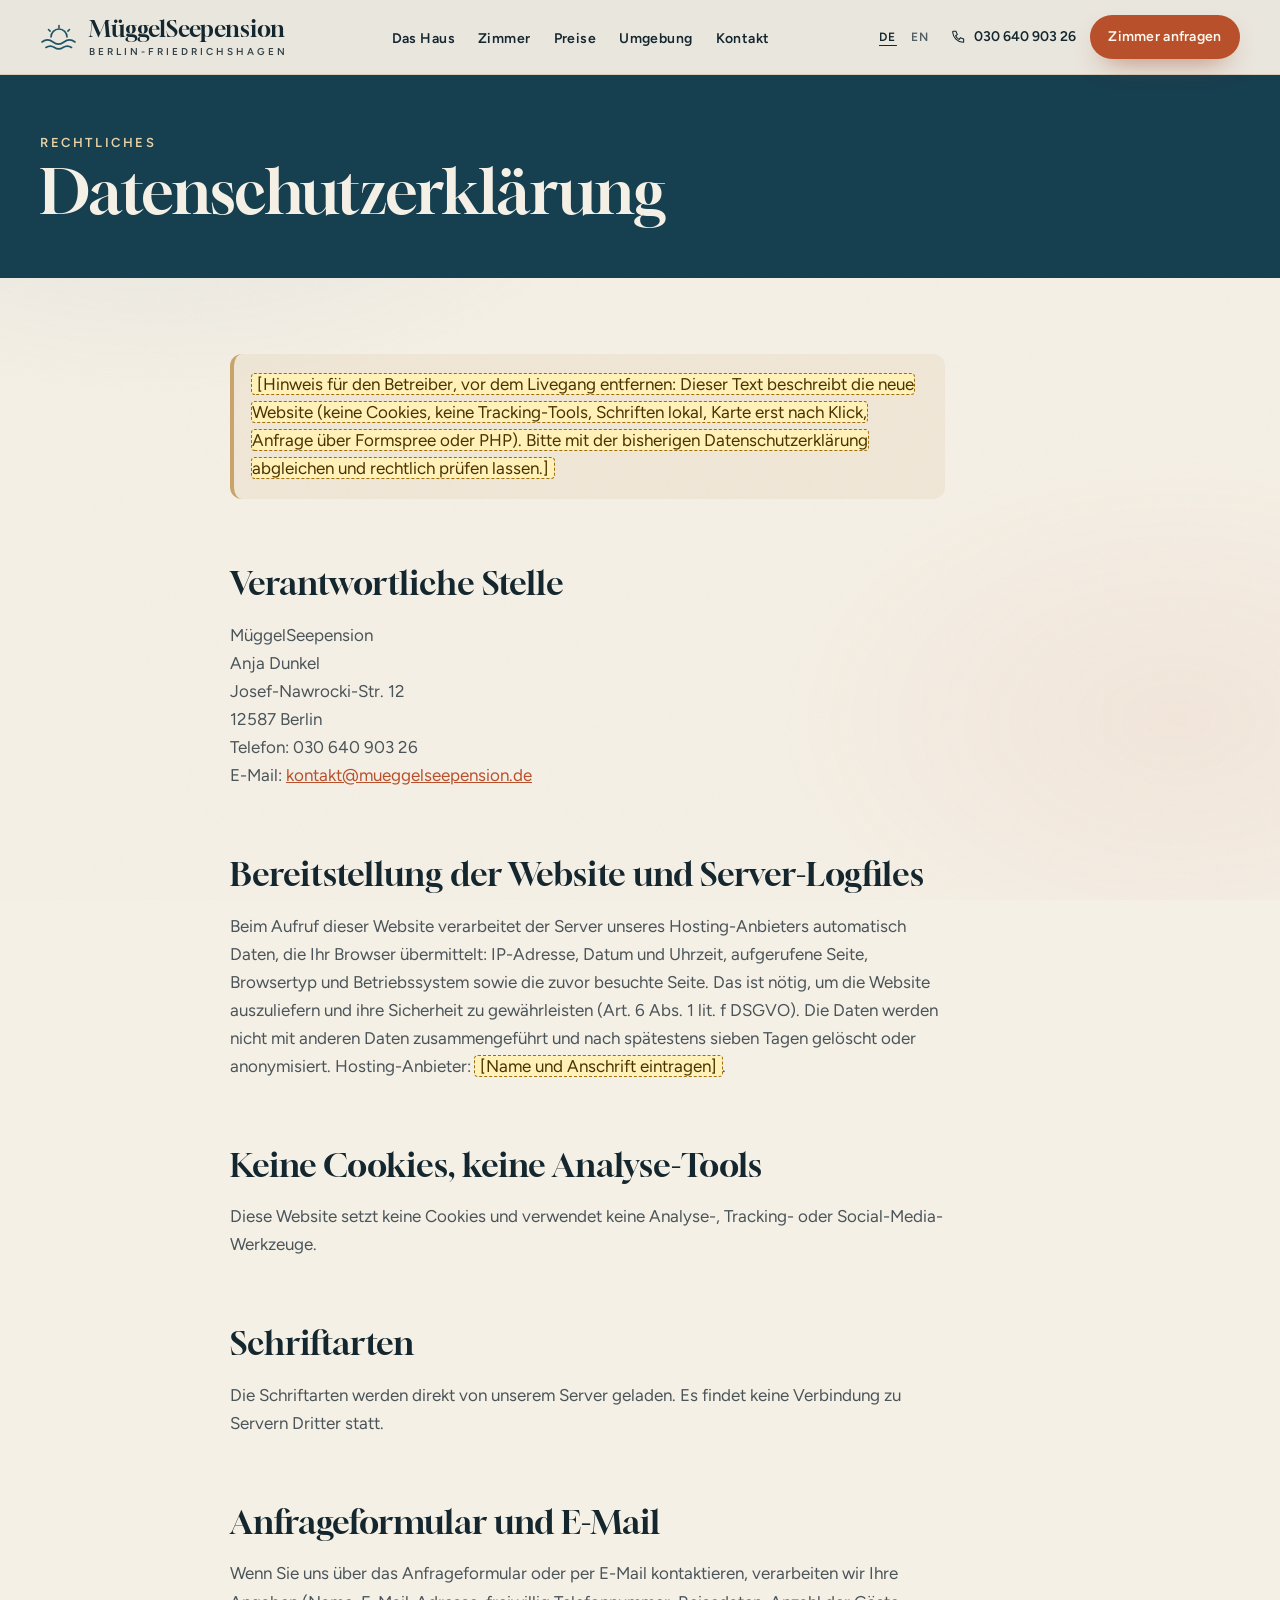
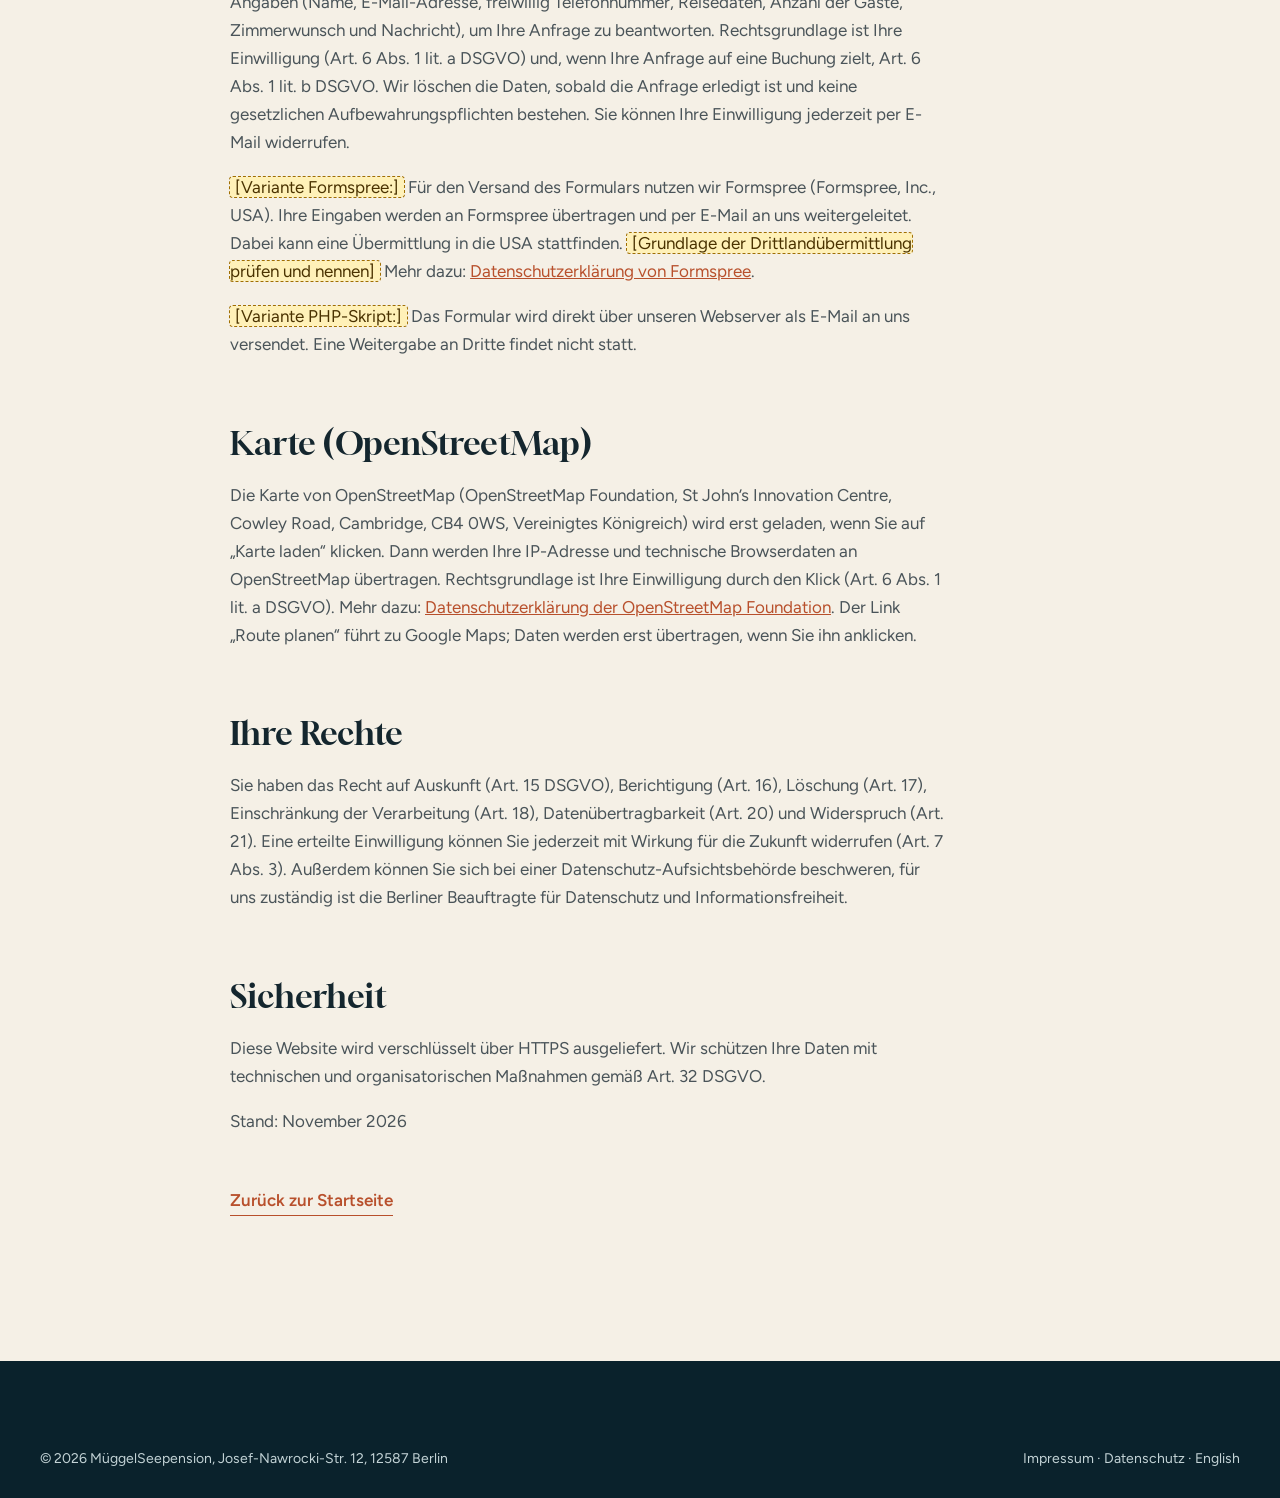
<file: datenschutz.html>
<!doctype html>
<html lang="de">
<head>
<meta charset="utf-8">
<meta name="viewport" content="width=device-width, initial-scale=1, viewport-fit=cover">
<title>Datenschutz · MüggelSeepension Berlin</title>
<meta name="description" content="Datenschutzerklärung der MüggelSeepension, Josef-Nawrocki-Str. 12, 12587 Berlin.">
<meta name="robots" content="noindex, follow">
<meta name="theme-color" content="#163F50">
<link rel="icon" href="favicon.svg" type="image/svg+xml">
<link rel="preload" href="assets/fonts/gloock.woff2" as="font" type="font/woff2" crossorigin>
<link rel="preload" href="assets/fonts/figtree.woff2" as="font" type="font/woff2" crossorigin>
<link rel="stylesheet" href="assets/css/style.css">
</head>
<body>
<a class="skip" href="#main">Zum Inhalt springen</a>
<div class="env" aria-hidden="true"></div>
<svg width="0" height="0" style="position:absolute" aria-hidden="true" focusable="false">
  <symbol id="i-mark" viewBox="0 0 38 26" fill="none" stroke="currentColor" stroke-width="1.6" stroke-linecap="round"><path d="M11 13a8 8 0 0 1 16 0"/><path d="M19 1.5v2.5M8.5 5.5l1.6 1.6M29.5 5.5l-1.6 1.6"/><path d="M2 18c4-3 7-3 11 0s7 3 11 0 7-3 11 0"/><path d="M6 23.5c3-2 5.5-2 8.5 0s5.5 2 8.5 0 5.5-2 8.5 0"/></symbol>
  <symbol id="i-phone" viewBox="0 0 24 24" fill="none" stroke="currentColor" stroke-width="1.6" stroke-linejoin="round"><path d="M5 3.5h4l2 5-2.6 1.6a11 11 0 0 0 5.5 5.5l1.6-2.6 5 2v4a1 1 0 0 1-1 1A16.5 16.5 0 0 1 4 4.5a1 1 0 0 1 1-1z"/></symbol>
</svg>
<header class="site-header solid">
  <div class="wrap bar">
    <a class="brand" href="./"><svg aria-hidden="true"><use href="#i-mark"/></svg><span class="brand-name"><b>MüggelSeepension</b><span>Berlin-Friedrichshagen</span></span></a>
    <nav class="nav" id="site-nav" aria-label="Hauptnavigation">
      <ul><li><a href="./#haus">Das Haus</a></li><li><a href="./#zimmer">Zimmer</a></li><li><a href="./#preise">Preise</a></li><li><a href="./#umgebung">Umgebung</a></li><li><a href="./#anfrage">Kontakt</a></li></ul>
      <div class="nav-extra"><a class="btn btn-primary btn-lg" href="./#anfrage">Zimmer anfragen</a><a class="btn btn-ghost" href="tel:+493064090326"><svg aria-hidden="true"><use href="#i-phone"/></svg>030 640 903 26</a></div>
    </nav>
    <div class="header-actions">
      <div class="lang"><a href="datenschutz.html" aria-current="true" lang="de">DE</a><a href="en/" hreflang="en" lang="en" aria-label="English">EN</a></div>
      <a class="header-phone" href="tel:+493064090326"><svg aria-hidden="true"><use href="#i-phone"/></svg><span>030 640 903 26</span></a>
      <a class="btn btn-primary header-book" href="./#anfrage">Zimmer anfragen</a>
      <button class="nav-toggle" type="button" aria-expanded="false" aria-controls="site-nav" aria-label="Menü öffnen"><span></span></button>
    </div>
  </div>
</header>
<main id="main" tabindex="-1">
  <section class="legal-head dark"><div class="wrap"><p class="kicker">Rechtliches</p><h1>Datenschutzerklärung</h1></div></section>
  <section class="legal">
    <div class="wrap">
      <p class="note"><mark class="ph">[Hinweis für den Betreiber, vor dem Livegang entfernen: Dieser Text beschreibt die neue Website (keine Cookies, keine Tracking-Tools, Schriften lokal, Karte erst nach Klick, Anfrage über Formspree oder PHP). Bitte mit der bisherigen Datenschutzerklärung abgleichen und rechtlich prüfen lassen.]</mark></p>

      <h2>Verantwortliche Stelle</h2>
      <p>MüggelSeepension<br>Anja Dunkel<br>Josef-Nawrocki-Str. 12<br>12587 Berlin<br>Telefon: 030 640 903 26<br>E-Mail: <a href="mailto:kontakt@mueggelseepension.de">kontakt@mueggelseepension.de</a></p>

      <h2>Bereitstellung der Website und Server-Logfiles</h2>
      <p>Beim Aufruf dieser Website verarbeitet der Server unseres Hosting-Anbieters automatisch Daten, die Ihr Browser übermittelt: IP-Adresse, Datum und Uhrzeit, aufgerufene Seite, Browsertyp und Betriebssystem sowie die zuvor besuchte Seite. Das ist nötig, um die Website auszuliefern und ihre Sicherheit zu gewährleisten (Art. 6 Abs. 1 lit. f DSGVO). Die Daten werden nicht mit anderen Daten zusammengeführt und nach spätestens sieben Tagen gelöscht oder anonymisiert. Hosting-Anbieter: <mark class="ph">[Name und Anschrift eintragen]</mark>.</p>

      <h2>Keine Cookies, keine Analyse-Tools</h2>
      <p>Diese Website setzt keine Cookies und verwendet keine Analyse-, Tracking- oder Social-Media-Werkzeuge.</p>

      <h2>Schriftarten</h2>
      <p>Die Schriftarten werden direkt von unserem Server geladen. Es findet keine Verbindung zu Servern Dritter statt.</p>

      <h2>Anfrageformular und E-Mail</h2>
      <p>Wenn Sie uns über das Anfrageformular oder per E-Mail kontaktieren, verarbeiten wir Ihre Angaben (Name, E-Mail-Adresse, freiwillig Telefonnummer, Reisedaten, Anzahl der Gäste, Zimmerwunsch und Nachricht), um Ihre Anfrage zu beantworten. Rechtsgrundlage ist Ihre Einwilligung (Art. 6 Abs. 1 lit. a DSGVO) und, wenn Ihre Anfrage auf eine Buchung zielt, Art. 6 Abs. 1 lit. b DSGVO. Wir löschen die Daten, sobald die Anfrage erledigt ist und keine gesetzlichen Aufbewahrungspflichten bestehen. Sie können Ihre Einwilligung jederzeit per E-Mail widerrufen.</p>
      <p><mark class="ph">[Variante Formspree:]</mark> Für den Versand des Formulars nutzen wir Formspree (Formspree, Inc., USA). Ihre Eingaben werden an Formspree übertragen und per E-Mail an uns weitergeleitet. Dabei kann eine Übermittlung in die USA stattfinden. <mark class="ph">[Grundlage der Drittlandübermittlung prüfen und nennen]</mark> Mehr dazu: <a href="https://formspree.io/legal/privacy-policy" target="_blank" rel="noopener">Datenschutzerklärung von Formspree</a>.</p>
      <p><mark class="ph">[Variante PHP-Skript:]</mark> Das Formular wird direkt über unseren Webserver als E-Mail an uns versendet. Eine Weitergabe an Dritte findet nicht statt.</p>

      <h2>Karte (OpenStreetMap)</h2>
      <p>Die Karte von OpenStreetMap (OpenStreetMap Foundation, St John’s Innovation Centre, Cowley Road, Cambridge, CB4 0WS, Vereinigtes Königreich) wird erst geladen, wenn Sie auf „Karte laden“ klicken. Dann werden Ihre IP-Adresse und technische Browserdaten an OpenStreetMap übertragen. Rechtsgrundlage ist Ihre Einwilligung durch den Klick (Art. 6 Abs. 1 lit. a DSGVO). Mehr dazu: <a href="https://osmfoundation.org/wiki/Privacy_Policy" target="_blank" rel="noopener">Datenschutzerklärung der OpenStreetMap Foundation</a>. Der Link „Route planen“ führt zu Google Maps; Daten werden erst übertragen, wenn Sie ihn anklicken.</p>

      <h2>Ihre Rechte</h2>
      <p>Sie haben das Recht auf Auskunft (Art. 15 DSGVO), Berichtigung (Art. 16), Löschung (Art. 17), Einschränkung der Verarbeitung (Art. 18), Datenübertragbarkeit (Art. 20) und Widerspruch (Art. 21). Eine erteilte Einwilligung können Sie jederzeit mit Wirkung für die Zukunft widerrufen (Art. 7 Abs. 3). Außerdem können Sie sich bei einer Datenschutz-Aufsichtsbehörde beschweren, für uns zuständig ist die Berliner Beauftragte für Datenschutz und Informationsfreiheit.</p>

      <h2>Sicherheit</h2>
      <p>Diese Website wird verschlüsselt über HTTPS ausgeliefert. Wir schützen Ihre Daten mit technischen und organisatorischen Maßnahmen gemäß Art. 32 DSGVO.</p>
      <p>Stand: November 2026</p>
      <p style="margin-top:3em"><a class="textlink" href="./">Zurück zur Startseite</a></p>
    </div>
  </section>
</main>
<footer class="site-footer dark"><div class="wrap"><div class="foot-bottom" style="margin-top:0;border-top:0;padding-top:0"><p>© <span data-year>2026</span> MüggelSeepension, Josef-Nawrocki-Str. 12, 12587 Berlin</p><p><a href="impressum.html">Impressum</a> · <a href="datenschutz.html">Datenschutz</a> · <a href="en/" lang="en">English</a></p></div></div></footer>
<div class="mbar" role="region" aria-label="Schnellkontakt"><a class="btn btn-ghost" href="tel:+493064090326"><svg aria-hidden="true"><use href="#i-phone"/></svg>Anrufen</a><a class="btn btn-primary" href="./#anfrage">Jetzt anfragen</a></div>
<script src="assets/js/main.js" defer></script>
</body>
</html>
</file>
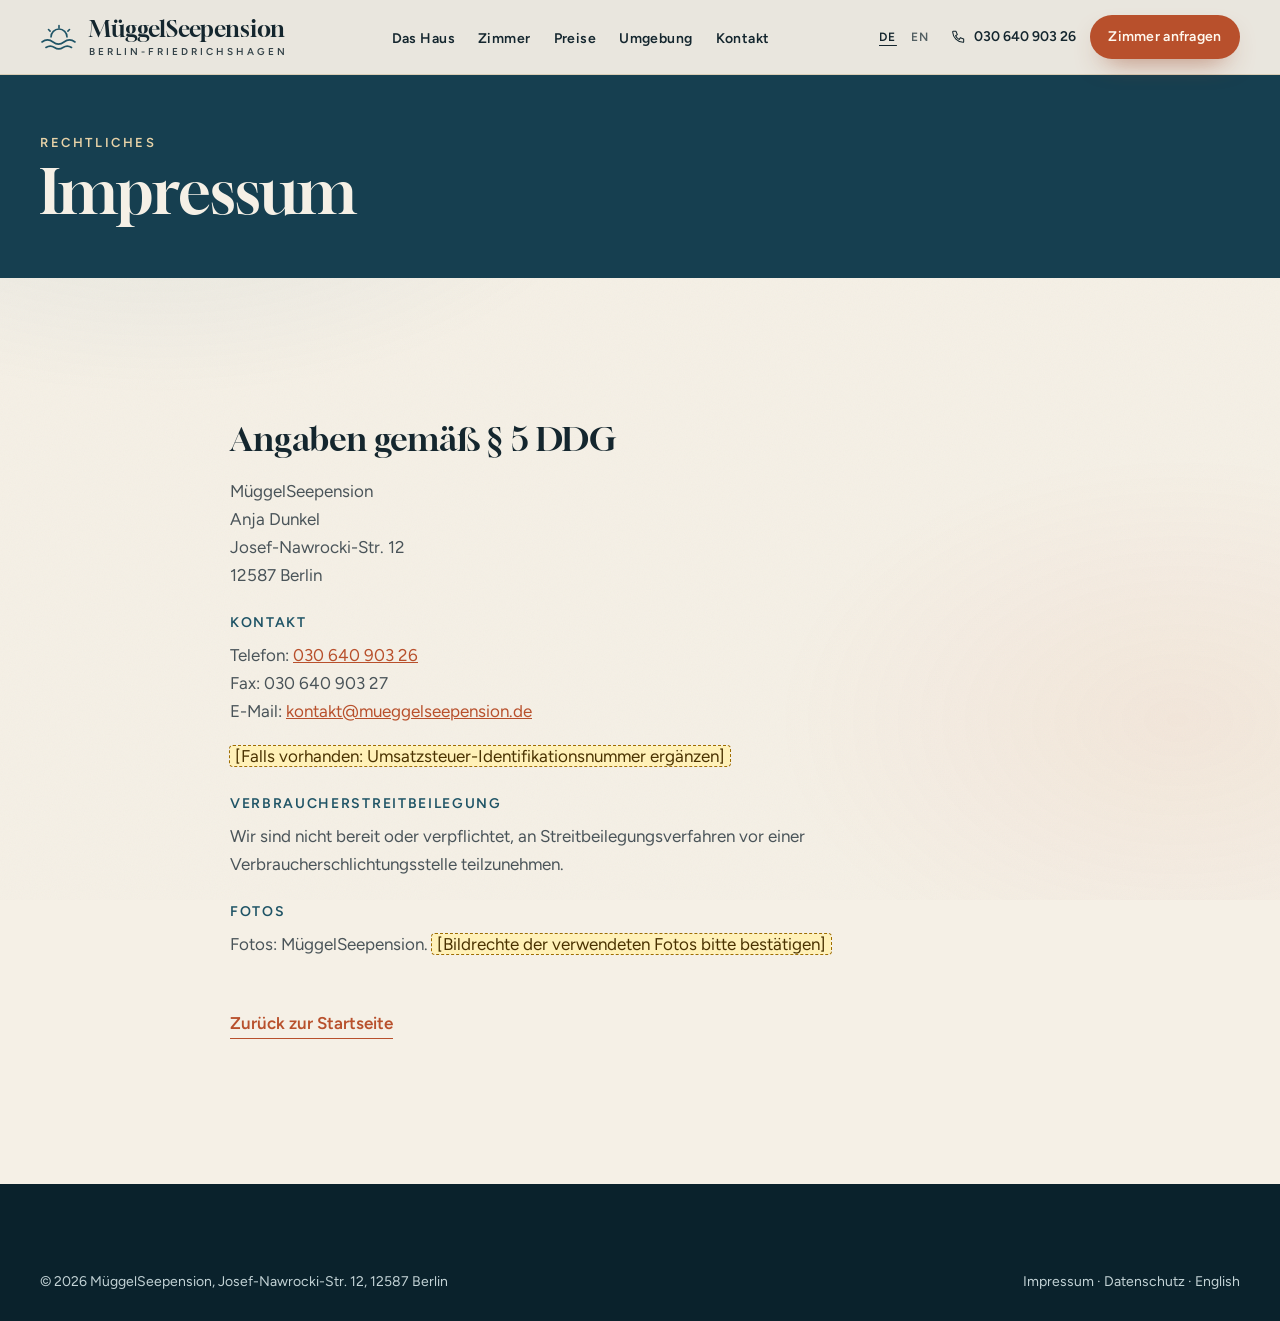
<file: impressum.html>
<!doctype html>
<html lang="de">
<head>
<meta charset="utf-8">
<meta name="viewport" content="width=device-width, initial-scale=1, viewport-fit=cover">
<title>Impressum · MüggelSeepension Berlin</title>
<meta name="description" content="Impressum der MüggelSeepension, Josef-Nawrocki-Str. 12, 12587 Berlin.">
<meta name="robots" content="noindex, follow">
<meta name="theme-color" content="#163F50">
<link rel="icon" href="favicon.svg" type="image/svg+xml">
<link rel="preload" href="assets/fonts/gloock.woff2" as="font" type="font/woff2" crossorigin>
<link rel="preload" href="assets/fonts/figtree.woff2" as="font" type="font/woff2" crossorigin>
<link rel="stylesheet" href="assets/css/style.css">
</head>
<body>
<a class="skip" href="#main">Zum Inhalt springen</a>
<div class="env" aria-hidden="true"></div>
<svg width="0" height="0" style="position:absolute" aria-hidden="true" focusable="false">
  <symbol id="i-mark" viewBox="0 0 38 26" fill="none" stroke="currentColor" stroke-width="1.6" stroke-linecap="round"><path d="M11 13a8 8 0 0 1 16 0"/><path d="M19 1.5v2.5M8.5 5.5l1.6 1.6M29.5 5.5l-1.6 1.6"/><path d="M2 18c4-3 7-3 11 0s7 3 11 0 7-3 11 0"/><path d="M6 23.5c3-2 5.5-2 8.5 0s5.5 2 8.5 0 5.5-2 8.5 0"/></symbol>
  <symbol id="i-phone" viewBox="0 0 24 24" fill="none" stroke="currentColor" stroke-width="1.6" stroke-linejoin="round"><path d="M5 3.5h4l2 5-2.6 1.6a11 11 0 0 0 5.5 5.5l1.6-2.6 5 2v4a1 1 0 0 1-1 1A16.5 16.5 0 0 1 4 4.5a1 1 0 0 1 1-1z"/></symbol>
</svg>
<header class="site-header solid">
  <div class="wrap bar">
    <a class="brand" href="./"><svg aria-hidden="true"><use href="#i-mark"/></svg><span class="brand-name"><b>MüggelSeepension</b><span>Berlin-Friedrichshagen</span></span></a>
    <nav class="nav" id="site-nav" aria-label="Hauptnavigation">
      <ul><li><a href="./#haus">Das Haus</a></li><li><a href="./#zimmer">Zimmer</a></li><li><a href="./#preise">Preise</a></li><li><a href="./#umgebung">Umgebung</a></li><li><a href="./#anfrage">Kontakt</a></li></ul>
      <div class="nav-extra"><a class="btn btn-primary btn-lg" href="./#anfrage">Zimmer anfragen</a><a class="btn btn-ghost" href="tel:+493064090326"><svg aria-hidden="true"><use href="#i-phone"/></svg>030 640 903 26</a></div>
    </nav>
    <div class="header-actions">
      <div class="lang"><a href="impressum.html" aria-current="true" lang="de">DE</a><a href="en/" hreflang="en" lang="en" aria-label="English">EN</a></div>
      <a class="header-phone" href="tel:+493064090326"><svg aria-hidden="true"><use href="#i-phone"/></svg><span>030 640 903 26</span></a>
      <a class="btn btn-primary header-book" href="./#anfrage">Zimmer anfragen</a>
      <button class="nav-toggle" type="button" aria-expanded="false" aria-controls="site-nav" aria-label="Menü öffnen"><span></span></button>
    </div>
  </div>
</header>
<main id="main" tabindex="-1">
  <section class="legal-head dark"><div class="wrap"><p class="kicker">Rechtliches</p><h1>Impressum</h1></div></section>
  <section class="legal">
    <div class="wrap">
      <h2>Angaben gemäß § 5 DDG</h2>
      <p>MüggelSeepension<br>Anja Dunkel<br>Josef-Nawrocki-Str. 12<br>12587 Berlin</p>
      <h3>Kontakt</h3>
      <p>Telefon: <a href="tel:+493064090326">030 640 903 26</a><br>Fax: 030 640 903 27<br>E-Mail: <a href="mailto:kontakt@mueggelseepension.de">kontakt@mueggelseepension.de</a></p>
      <p><mark class="ph">[Falls vorhanden: Umsatzsteuer-Identifikationsnummer ergänzen]</mark></p>
      <h3>Verbraucherstreitbeilegung</h3>
      <p>Wir sind nicht bereit oder verpflichtet, an Streitbeilegungsverfahren vor einer Verbraucherschlichtungsstelle teilzunehmen.</p>
      <h3>Fotos</h3>
      <p>Fotos: MüggelSeepension. <mark class="ph">[Bildrechte der verwendeten Fotos bitte bestätigen]</mark></p>
      <p style="margin-top:3em"><a class="textlink" href="./">Zurück zur Startseite</a></p>
    </div>
  </section>
</main>
<footer class="site-footer dark"><div class="wrap"><div class="foot-bottom" style="margin-top:0;border-top:0;padding-top:0"><p>© <span data-year>2026</span> MüggelSeepension, Josef-Nawrocki-Str. 12, 12587 Berlin</p><p><a href="impressum.html">Impressum</a> · <a href="datenschutz.html">Datenschutz</a> · <a href="en/" lang="en">English</a></p></div></div></footer>
<div class="mbar" role="region" aria-label="Schnellkontakt"><a class="btn btn-ghost" href="tel:+493064090326"><svg aria-hidden="true"><use href="#i-phone"/></svg>Anrufen</a><a class="btn btn-primary" href="./#anfrage">Jetzt anfragen</a></div>
<script src="assets/js/main.js" defer></script>
</body>
</html>
</file>
<file: assets/css/style.css>
/* =========================================================
   MüggelSeepension · Berlin-Friedrichshagen
   Design system: lake blue, sand, reed green, sunset orange.
   Signature: the water line (a hand-drawn wave that runs through the page).
   ========================================================= */

@font-face{font-family:"Gloock";src:url("../fonts/gloock.woff2") format("woff2");font-weight:400;font-style:normal;font-display:swap}
@font-face{font-family:"Figtree";src:url("../fonts/figtree.woff2") format("woff2");font-weight:400 600;font-style:normal;font-display:swap}

:root{
  --canvas:#F5F0E6;
  --canvas-2:#EBE3D2;
  --paper:#FCFAF5;
  --field:#FFFEFB;
  --lake-950:#0A222C;
  --lake-900:#0F3140;
  --lake-800:#163F50;
  --lake-700:#1F5466;
  --lake-500:#3D7A88;
  --lake-200:#BFD8DC;
  --reed:#5F7045;
  --sun:#B8502C;
  --sun-hover:#9E4222;
  --sun-soft:#F2C9A8;
  --sand:#C9A46A;
  --sand-light:#E8D3A8;
  --ink:#14262E;
  --ink-2:#4A5459;
  --line:#D8CDB6;
  --line-strong:#8A7E66;
  --on-dark:#F5F0E6;
  --muted-on-dark:#C3D3D6;
  --focus:var(--sun);

  --display:"Gloock",Georgia,"Times New Roman",serif;
  --sans:"Figtree","Segoe UI",system-ui,sans-serif;

  --ease:cubic-bezier(.22,.61,.36,1);
  --ease-io:cubic-bezier(.65,.05,.36,1);
  --wrap:1240px;
  --gut:clamp(16px,4vw,40px);
  --header-h:74px;
  --section:clamp(80px,10vw,136px);
  --r:18px;
}

*,*::before,*::after{box-sizing:border-box}
html{overflow-x:hidden;overflow-x:clip;scroll-behavior:smooth;scroll-padding-top:calc(var(--header-h) + 16px);-webkit-text-size-adjust:100%;text-size-adjust:100%}
body{overflow-x:hidden;overflow-x:clip;margin:0;background:var(--canvas);color:var(--ink);font:400 1.0625rem/1.65 var(--sans);-webkit-font-smoothing:antialiased;animation:pagein .9s var(--ease) both}
@keyframes pagein{from{opacity:0}to{opacity:1}}
img,svg,iframe{display:block;max-width:100%}
img{height:auto}
a{color:inherit}
p{margin:0 0 1em;max-width:65ch}
h1,h2,h3,h4{font-family:var(--display);font-weight:400;line-height:1.08;margin:0;text-wrap:balance}
button,input,select,textarea{font:inherit;color:inherit}
:focus-visible{outline:2px solid var(--focus);outline-offset:3px;border-radius:4px}
.dark{--focus:var(--sand-light)}
.sr-only{position:absolute!important;width:1px;height:1px;padding:0;margin:-1px;overflow:hidden;clip:rect(0 0 0 0);white-space:nowrap;border:0}
.skip{position:fixed;left:16px;top:-80px;z-index:100;background:var(--sun);color:#fff;padding:12px 18px;border-radius:10px;text-decoration:none;transition:top .3s var(--ease)}
.skip:focus{top:12px}
.wrap{width:min(100% - 2*var(--gut),var(--wrap));margin-inline:auto}
main:focus{outline:none}
mark.ph{background:#FFF1B8;color:#4A3200;outline:1px dashed #A06F00;padding:0 .3em;border-radius:3px;font:inherit}

/* environment layer: soft light drifting like sun on water */
.env{position:fixed;inset:0;z-index:-1;pointer-events:none;overflow:hidden}
.env::before{content:"";position:absolute;inset:-25%;background:
  radial-gradient(36% 30% at 25% 25%,rgba(61,122,136,.10),transparent 70%),
  radial-gradient(30% 28% at 78% 70%,rgba(217,102,63,.07),transparent 70%),
  radial-gradient(30% 26% at 55% 10%,rgba(201,164,106,.10),transparent 70%);
  animation:drift 90s var(--ease-io) infinite alternate;animation-delay:-25s}
.env::after{content:"";position:absolute;inset:0;opacity:.04;background-image:url("data:image/svg+xml,%3Csvg xmlns='http://www.w3.org/2000/svg' width='180' height='180'%3E%3Cfilter id='n'%3E%3CfeTurbulence type='fractalNoise' baseFrequency='.85' numOctaves='2' stitchTiles='stitch'/%3E%3C/filter%3E%3Crect width='100%25' height='100%25' filter='url(%23n)'/%3E%3C/svg%3E")}
@keyframes drift{to{transform:translate3d(-6%,4%,0) rotate(-4deg)}}

/* type helpers */
.kicker{display:flex;align-items:center;gap:12px;margin:0 0 .5em;font:600 .8125rem/1.4 var(--sans);letter-spacing:.2em;text-transform:uppercase;color:var(--lake-700)}
.kicker svg{width:30px;height:10px;flex:none;color:var(--sun)}
.dark .kicker{color:var(--sand-light)}
.h2{font-size:clamp(2.2rem,4.4vw,3.7rem);line-height:1.04;letter-spacing:-.01em;margin:.1em 0 .45em;max-width:17ch}
.h2 em,.h3 em{font-style:normal;color:var(--sun)}
.dark .h2 em{color:var(--sun-soft)}
.h3{font-size:clamp(1.4rem,2.1vw,1.8rem);line-height:1.15}
.lede{font-size:clamp(1.1rem,1.35vw,1.25rem);line-height:1.6;max-width:54ch;color:var(--ink-2)}
.dark .lede{color:var(--muted-on-dark)}
.muted{color:var(--ink-2)}
.small{font-size:.9375rem}

/* buttons */
.btn{display:inline-flex;align-items:center;justify-content:center;gap:.6em;min-height:48px;padding:.8em 1.5em;border:1px solid transparent;border-radius:999px;background:none;font:600 .9375rem/1.2 var(--sans);letter-spacing:.02em;text-decoration:none;cursor:pointer;transition:background-color .35s var(--ease),color .35s var(--ease),border-color .35s var(--ease),transform .35s var(--ease)}
.btn svg{width:18px;height:18px;flex:none;transition:transform .35s var(--ease)}
.btn:hover svg.arrow{transform:translateX(4px)}
.btn-primary{background:var(--sun);color:#FFF8EE;box-shadow:0 12px 28px -14px rgba(158,66,34,.85)}
.btn-primary:hover{background:var(--sun-hover)}
.btn-ghost{border-color:var(--line-strong);color:var(--ink)}
.btn-ghost:hover{border-color:var(--lake-700);color:var(--lake-700)}
.dark .btn-ghost{border-color:rgba(232,211,168,.6);color:var(--on-dark)}
.dark .btn-ghost:hover{border-color:var(--sand-light);color:var(--sand-light)}
.btn-lg{min-height:60px;padding:1em 1.9em;font-size:1rem}
.btn-row{display:flex;flex-wrap:wrap;gap:12px 14px;align-items:center}
.textlink{display:inline-flex;align-items:center;gap:.45em;font-weight:600;color:var(--sun);text-decoration:none;background:linear-gradient(currentColor,currentColor) 0 100%/100% 1px no-repeat;padding-bottom:2px;transition:background-size .4s var(--ease)}
.textlink:hover{background-size:40% 1px}
.dark .textlink{color:var(--sun-soft)}
.textlink svg{width:16px;height:16px}

/* header */
.site-header{position:fixed;inset:0 0 auto 0;z-index:60;height:var(--header-h);color:var(--on-dark);transition:background-color .5s var(--ease),color .5s var(--ease),box-shadow .5s var(--ease)}
.site-header::before{content:"";position:absolute;inset:0;background:linear-gradient(rgba(10,34,44,.55),rgba(10,34,44,0));transition:opacity .5s var(--ease);pointer-events:none}
.site-header.solid{background:rgba(245,240,230,.95);color:var(--ink);box-shadow:0 1px 0 var(--line);-webkit-backdrop-filter:blur(12px);backdrop-filter:blur(12px)}
.site-header.solid::before{opacity:0}
.site-header .bar{position:relative;height:100%;display:flex;align-items:center;justify-content:space-between;gap:20px}
.brand{display:flex;align-items:center;gap:11px;text-decoration:none;color:inherit;flex:none}
.brand svg{width:38px;height:26px;color:var(--sand-light);transition:color .5s var(--ease)}
.site-header.solid .brand svg{color:var(--lake-700)}
.brand-name{display:flex;flex-direction:column;line-height:1}
.brand-name b{font:400 1.45rem/1 var(--display)}
.brand-name span{font:600 .625rem/1 var(--sans);letter-spacing:.3em;text-transform:uppercase;margin-top:6px;opacity:.85}
.nav{display:flex;align-items:center;gap:clamp(14px,1.8vw,26px)}
.nav ul{display:flex;gap:clamp(14px,1.8vw,26px);list-style:none;margin:0;padding:0}
.nav a{position:relative;font:600 .875rem/1 var(--sans);letter-spacing:.03em;text-decoration:none;padding:8px 0}
.nav ul a::after{content:"";position:absolute;left:0;right:0;bottom:1px;height:2px;border-radius:2px;background:var(--sun);transform:scaleX(0);transform-origin:right;transition:transform .45s var(--ease)}
.nav ul a:hover::after{transform:scaleX(1);transform-origin:left}
.header-actions{display:flex;align-items:center;gap:14px}
.lang{display:flex;gap:2px;font:600 .75rem/1 var(--sans);letter-spacing:.12em}
.lang a{padding:8px 6px;text-decoration:none;opacity:.7}
.lang a[aria-current]{opacity:1;text-decoration:underline;text-underline-offset:4px}
.header-phone{display:flex;align-items:center;gap:8px;font:600 .875rem/1 var(--sans);text-decoration:none;white-space:nowrap}
.header-phone svg{width:16px;height:16px}
.header-book{min-height:44px;padding:.65em 1.25em;font-size:.875rem}
.nav-toggle{display:none;align-items:center;justify-content:center;width:44px;height:44px;border:0;background:none;cursor:pointer;color:inherit}
.nav-toggle span{position:relative;width:24px;height:2px;border-radius:2px;background:currentColor}
.nav-toggle span::before,.nav-toggle span::after{content:"";position:absolute;left:0;width:24px;height:2px;border-radius:2px;background:currentColor;transition:transform .4s var(--ease)}
.nav-toggle span::before{transform:translateY(-7px)}
.nav-toggle span::after{transform:translateY(7px)}
.nav-open .nav-toggle span{background:transparent}
.nav-open .nav-toggle span::before{transform:rotate(45deg)}
.nav-open .nav-toggle span::after{transform:rotate(-45deg)}

/* the water line (signature) */
.ornament{width:200px;height:22px;color:var(--sun);margin:0 0 16px;overflow:visible}
.ornament path{fill:none;stroke:currentColor;stroke-width:1.6;stroke-linecap:round;vector-effect:non-scaling-stroke}
.ornament .w2{stroke:var(--lake-500);opacity:.6}
.dark .ornament{color:var(--sun-soft)}
.dark .ornament .w2{stroke:var(--lake-200)}
.js .ornament .line{stroke-dasharray:1;stroke-dashoffset:1;transition:stroke-dashoffset 1.8s var(--ease-io)}
.js .ornament .w2{transition-delay:.25s}
.js .ornament.in .line{stroke-dashoffset:0}
.ornament.in .bob{animation:bob 6s ease-in-out infinite alternate;animation-delay:-2s}
@keyframes bob{from{transform:translateX(0)}to{transform:translateX(-10px)}}
.ornament .bob{transform-box:fill-box}

/* reveal system */
.js .reveal{opacity:0;transform:translate3d(0,28px,0);transition:opacity 1s var(--ease),transform 1s var(--ease)}
.js .reveal.in{opacity:1;transform:none}
.js .stagger>*{opacity:0;transform:translate3d(0,24px,0);transition:opacity .85s var(--ease),transform .85s var(--ease)}
.js .stagger.in>*{opacity:1;transform:none}
.js .stagger.in>:nth-child(2){transition-delay:.09s}
.js .stagger.in>:nth-child(3){transition-delay:.18s}
.js .stagger.in>:nth-child(4){transition-delay:.27s}
.js .stagger.in>:nth-child(5){transition-delay:.36s}
.js .stagger.in>:nth-child(6){transition-delay:.45s}
.js .stagger.in>:nth-child(7){transition-delay:.54s}
.js .stagger.in>:nth-child(8){transition-delay:.63s}
.js .stagger.in>:nth-child(n+9){transition-delay:.7s}
.js .stagger.done>*{transition-delay:0s!important}
.offscreen .anim,.offscreen .anim::before,.offscreen .anim::after{animation-play-state:paused!important}
body.paused *,body.paused *::before,body.paused *::after{animation-play-state:paused!important}

/* ---------- hero ---------- */
.hero{position:relative;isolation:isolate;min-height:min(100vh,980px);display:flex;flex-direction:column;justify-content:flex-end;color:var(--on-dark);background:var(--lake-900);padding:calc(var(--header-h) + 40px) 0 clamp(90px,11vw,150px)}
.hero-media{position:absolute;inset:0;z-index:-2;overflow:hidden}
.hero-media img{width:100%;height:100%;object-fit:cover;object-position:50% 60%;transform-origin:50% 70%;animation:float 40s var(--ease-io) infinite alternate;animation-delay:-8s}
@keyframes float{from{transform:scale(1.04)}to{transform:scale(1.12) translate3d(-1.5%,-1%,0)}}
.hero::before{content:"";position:absolute;inset:0;z-index:-1;background:linear-gradient(90deg,rgba(10,34,44,.78) 0%,rgba(10,34,44,.45) 42%,rgba(10,34,44,.05) 70%),linear-gradient(0deg,rgba(10,34,44,.7) 0%,rgba(10,34,44,0) 45%)}
.hero-wave{position:absolute;left:0;right:0;bottom:-1px;width:100%;height:clamp(40px,6vw,90px);color:var(--canvas);z-index:1}
.hero-wave path{fill:currentColor}
.hero-grid{display:grid;grid-template-columns:minmax(0,1.1fr) minmax(0,.9fr);gap:clamp(32px,5vw,80px);align-items:end}
.hero h1{font-size:clamp(2.8rem,6vw,5.6rem);line-height:.98;letter-spacing:-.015em;margin:.25em 0 .35em;max-width:11ch;text-shadow:0 2px 30px rgba(10,34,44,.4)}
.hero h1 em{font-style:normal;color:var(--sun-soft)}
.hero .lede{color:#E3ECEE;max-width:44ch;text-shadow:0 1px 14px rgba(10,34,44,.5)}
.hero .kicker{color:var(--sand-light)}
.hero-facts{display:flex;flex-wrap:wrap;gap:10px;list-style:none;margin:24px 0 0;padding:0}
.hero-facts li{display:flex;align-items:center;gap:8px;padding:8px 14px;border-radius:999px;background:rgba(10,34,44,.45);border:1px solid rgba(232,211,168,.3);font:600 .8125rem/1.2 var(--sans);-webkit-backdrop-filter:blur(8px);backdrop-filter:blur(8px)}
.hero-facts svg{width:16px;height:16px;color:var(--sand-light)}
.rise{animation:rise 1.2s var(--ease) both}
.rise.d1{animation-delay:.1s}.rise.d2{animation-delay:.22s}.rise.d3{animation-delay:.36s}.rise.d4{animation-delay:.5s}.rise.d5{animation-delay:.64s}
@keyframes rise{from{opacity:0;transform:translate3d(0,26px,0)}to{opacity:1;transform:none}}

/* request card (the main conversion element) */
.req-card{position:relative;background:var(--paper);color:var(--ink);border-radius:var(--r);padding:clamp(20px,2.4vw,30px);box-shadow:0 40px 90px -30px rgba(5,20,26,.7)}
.req-card h2{font-size:clamp(1.6rem,2.3vw,2.05rem);margin-bottom:4px}
.req-card h2 em{font-style:normal;color:var(--sun)}
.req-card .sub{display:flex;align-items:center;gap:8px;margin:0 0 16px;font-size:.9375rem;color:var(--ink-2)}
.req-card .sub svg{width:16px;height:16px;color:var(--reed)}
.req-form{display:grid;grid-template-columns:repeat(2,minmax(0,1fr));gap:10px}
.field{position:relative;display:flex;flex-direction:column;justify-content:center;gap:3px;min-height:70px;padding:9px 14px;background:var(--field);border:1px solid var(--line-strong);border-radius:12px;transition:border-color .3s var(--ease),box-shadow .3s var(--ease)}
.field.wide{grid-column:1/-1}
.field:focus-within{border-color:var(--lake-700);box-shadow:0 0 0 3px rgba(31,84,102,.18)}
.field label{font:600 .75rem/1.1 var(--sans);letter-spacing:.12em;text-transform:uppercase;color:var(--ink-2)}
.field input,.field select{width:100%;min-height:32px;padding:0;border:0;background:transparent;font:500 1.125rem/1.3 var(--sans);color:var(--ink);outline:none;color-scheme:light;-webkit-appearance:none;appearance:none}
.field select{padding-right:22px;cursor:pointer;background:url("data:image/svg+xml,%3Csvg xmlns='http://www.w3.org/2000/svg' width='12' height='8' viewBox='0 0 12 8'%3E%3Cpath d='M1 1l5 5 5-5' fill='none' stroke='%231F5466' stroke-width='1.6'/%3E%3C/svg%3E") right 2px center/12px 8px no-repeat}
.req-submit{grid-column:1/-1;min-height:62px;font-size:1.0625rem;border-radius:14px}
.req-submit svg{width:20px;height:20px}
.req-msg{margin:10px 0 0;font-size:.9375rem;color:var(--sun-hover)}
.req-msg:empty{margin:0}
.req-note{display:flex;flex-wrap:wrap;justify-content:space-between;gap:6px 18px;margin:14px 0 0;font-size:.9375rem;color:var(--ink-2)}
.req-note a{font-weight:600;color:var(--lake-700);text-decoration:none;white-space:nowrap}
.req-note a:hover{text-decoration:underline;text-underline-offset:3px}

/* trust strip */
.trust{padding:clamp(28px,4vw,48px) 0 clamp(20px,3vw,36px)}
.trust ul{display:grid;grid-template-columns:repeat(4,minmax(0,1fr));gap:16px;list-style:none;margin:0;padding:0}
.trust li{display:flex;align-items:center;gap:12px;padding:16px 18px;border-radius:14px;background:rgba(252,250,245,.7);border:1px solid var(--line);font-size:.9375rem;color:var(--ink-2)}
.trust li b{display:block;color:var(--ink);font-weight:600}
.trust svg{width:28px;height:28px;flex:none;color:var(--lake-700)}

/* sections */
.section{position:relative;padding:var(--section) 0}
.section.dark{background:var(--lake-800);color:var(--on-dark)}
.section.tint{background:rgba(235,227,210,.6)}
.section:not(.dark):not(.tint)+.section:not(.dark):not(.tint),.trust+.section{padding-top:calc(var(--section) * .55)}
.wave-top,.wave-bottom{position:absolute;left:0;right:0;width:100%;height:clamp(28px,4vw,60px);pointer-events:none}
.wave-top{top:-1px;color:var(--canvas)}
.wave-bottom{bottom:-1px;color:var(--canvas);transform:scaleY(-1)}
.wave-top path,.wave-bottom path{fill:currentColor}

/* house */
.house-grid{display:grid;grid-template-columns:minmax(0,1fr) minmax(0,1fr);gap:clamp(40px,6vw,96px);align-items:center}
.photo-stack{position:relative;padding:0 0 18% 0}
.photo-stack .big{border-radius:var(--r);overflow:hidden;aspect-ratio:4/3;box-shadow:0 34px 70px -40px rgba(10,34,44,.7)}
.photo-stack .small{position:absolute;right:-6%;bottom:0;width:52%;border-radius:var(--r);overflow:hidden;aspect-ratio:4/3;border:6px solid var(--paper);box-shadow:0 26px 50px -26px rgba(10,34,44,.7)}
.photo-stack img{width:100%;height:100%;object-fit:cover}
.photo-stack .tag{position:absolute;left:18px;top:18px;padding:8px 14px;border-radius:999px;background:rgba(252,250,245,.92);font:600 .8125rem/1 var(--sans);color:var(--lake-800)}
.timeline{--tl:0;position:relative;list-style:none;margin:30px 0 0;padding:0 0 0 30px}
.timeline::before,.timeline::after{content:"";position:absolute;left:6px;top:8px;bottom:8px;width:2px;border-radius:2px}
.timeline::before{background:var(--line)}
.timeline::after{background:var(--lake-500);transform-origin:top;transform:scaleY(var(--tl))}
.timeline li{position:relative;padding:0 0 22px}
.timeline li:last-child{padding-bottom:0}
.timeline li::before{content:"";position:absolute;left:-30px;top:6px;width:14px;height:14px;border-radius:50%;background:var(--canvas);border:2px solid var(--lake-500);transition:background-color .5s var(--ease)}
.timeline li.on::before{background:var(--lake-500)}
.timeline b{display:block;font:400 1.45rem/1.1 var(--display);color:var(--lake-700)}
.timeline span{display:block;margin-top:3px;color:var(--ink-2);max-width:48ch}

/* the one interactive moment: hold to row across the lake */
.rowing{--p:0;position:relative;isolation:isolate;overflow:hidden;margin-top:clamp(60px,8vw,110px);border-radius:calc(var(--r) + 6px);background:linear-gradient(180deg,var(--lake-900) 0%,var(--lake-800) 100%);color:var(--on-dark);display:grid;grid-template-columns:minmax(0,1.2fr) minmax(0,.8fr);align-items:center}
.lake{position:relative;min-height:320px;height:100%}
.lake svg{position:absolute;inset:0;width:100%;height:100%}
.lake .sky{fill:url(#skyGrad)}
.lake .water{fill:#1B4C5E}
.lake .shore{fill:#0F3140}
.lake .ripple{fill:none;stroke:rgba(191,216,220,.35);stroke-width:1.4;stroke-linecap:round}
.lake .ripples{animation:ripple 7s ease-in-out infinite alternate;animation-delay:-3s}
@keyframes ripple{from{transform:translateX(0)}to{transform:translateX(-18px)}}
.lake .sun{fill:#F2C9A8;opacity:calc(.35 + .65 * var(--p));transform-box:fill-box;transform-origin:center;transform:translateY(calc((1 - var(--p)) * 30px))}
.lake .house{fill:#F5F0E6;opacity:calc(.55 + .45 * var(--p))}
.lake .window{fill:#F2C9A8;opacity:var(--p)}
.boat-track{transform:translateX(calc(var(--p) * 58%))}
.boat{transform-box:fill-box;transform-origin:50% 100%}
.rowing.holding .boat,.rowing.done .boat{animation:rock 1.4s ease-in-out infinite alternate}
@keyframes rock{from{transform:rotate(-2deg) translateY(0)}to{transform:rotate(2deg) translateY(-2px)}}
.row-body{padding:clamp(28px,4vw,52px)}
.row-body .h3{margin-bottom:10px}
.row-facts{display:grid;grid-template-columns:repeat(2,minmax(0,1fr));gap:16px 18px;list-style:none;margin:20px 0 24px;padding:0}
.row-facts li{display:flex;flex-direction:column;gap:2px}
.row-facts b{position:relative;font:400 clamp(1.9rem,3vw,2.5rem)/1 var(--display);color:var(--muted-on-dark)}
.row-facts b::after{content:attr(data-n);position:absolute;left:0;top:0;color:var(--sun-soft);opacity:0;transition:opacity .9s var(--ease)}
.rowing.done .row-facts li:nth-child(1) b::after{opacity:1;transition-delay:.05s}
.rowing.done .row-facts li:nth-child(2) b::after{opacity:1;transition-delay:.3s}
.rowing.done .row-facts li:nth-child(3) b::after{opacity:1;transition-delay:.55s}
.rowing.done .row-facts li:nth-child(4) b::after{opacity:1;transition-delay:.8s}
.row-facts span{font-size:.9375rem;color:var(--muted-on-dark)}
.hold-btn{position:relative;display:inline-flex;align-items:center;gap:14px;min-height:58px;padding:7px 22px 7px 7px;border:1px solid rgba(232,211,168,.6);border-radius:999px;background:rgba(10,34,44,.35);color:var(--on-dark);cursor:pointer;touch-action:none;-webkit-user-select:none;user-select:none;-webkit-touch-callout:none;transition:border-color .3s var(--ease),background-color .3s var(--ease)}
.hold-btn:hover,.hold-btn.holding{border-color:var(--sand-light);background:rgba(232,211,168,.12)}
.hold-ring{position:relative;width:44px;height:44px;flex:none}
.hold-ring svg{width:44px;height:44px;transform:rotate(-90deg)}
.hold-ring circle{fill:none;stroke-width:2.2}
.hold-ring .track{stroke:rgba(232,211,168,.25)}
.hold-ring .prog{stroke:var(--sun-soft);stroke-dasharray:125.7;stroke-dashoffset:calc(125.7 * (1 - var(--p)))}
.hold-ring i{position:absolute;inset:0;display:grid;place-items:center;font-style:normal;color:var(--sand-light)}
.hold-ring i svg{width:20px;height:20px;transform:none}
.hold-label{font:600 .9375rem/1.2 var(--sans)}
.rowing.done .hold-btn{border-color:var(--sun-soft);cursor:default}
.hold-status{min-height:1.5em;margin:12px 0 0;font:400 1.125rem/1.4 var(--display);color:var(--sun-soft);opacity:0;transition:opacity .8s .9s var(--ease)}
.rowing.done .hold-status{opacity:1}

/* rooms */
.rooms-head{display:grid;grid-template-columns:minmax(0,1fr) minmax(0,1fr);gap:24px 64px;align-items:end;margin-bottom:clamp(36px,4.5vw,56px)}
.rooms-head .lede{margin:0}
.room-grid{display:grid;grid-template-columns:repeat(3,minmax(0,1fr));gap:clamp(18px,2vw,28px)}
.room{position:relative;display:flex;flex-direction:column;background:var(--paper);border-radius:var(--r);overflow:hidden;box-shadow:0 24px 50px -36px rgba(10,34,44,.6);transition:transform .5s var(--ease),box-shadow .5s var(--ease)}
.room:hover{transform:translateY(-4px);box-shadow:0 34px 60px -34px rgba(10,34,44,.6)}
.room .pic{position:relative;aspect-ratio:4/3;overflow:hidden;background:var(--canvas-2)}
.room .pic img{width:100%;height:100%;object-fit:cover;transition:transform 1.2s var(--ease)}
.room:hover .pic img{transform:scale(1.05)}
.room .badge{position:absolute;left:14px;top:14px;padding:6px 12px;border-radius:999px;background:rgba(252,250,245,.94);font:600 .75rem/1 var(--sans);letter-spacing:.06em;color:var(--lake-800)}
.room .body{display:flex;flex-direction:column;flex:1;padding:22px 22px 24px}
.room h3{font-size:1.6rem;line-height:1.12;margin-bottom:8px}
.room p{font-size:.96875rem;color:var(--ink-2);margin-bottom:14px}
.room ul{list-style:none;margin:0 0 16px;padding:0;display:flex;flex-wrap:wrap;gap:6px}
.room ul li{padding:5px 10px;border-radius:999px;background:var(--canvas);font-size:.8125rem;color:var(--ink-2)}
.room .price{margin-top:auto;display:flex;flex-wrap:wrap;align-items:baseline;justify-content:space-between;gap:4px 10px;padding-top:14px;border-top:1px solid var(--line)}
.room .price b{font:400 1.5rem/1 var(--display);color:var(--sun)}
.room .price small{font-size:.8125rem;color:var(--ink-2)}
.room .textlink{margin-top:14px;align-self:flex-start}
.room-note{margin:22px 0 0;font-size:.9375rem;color:var(--ink-2)}
.cta-band{display:grid;grid-template-columns:minmax(0,1fr) auto;gap:24px 48px;align-items:center;margin-top:clamp(48px,6vw,80px);padding:clamp(26px,3.4vw,40px) clamp(24px,3.4vw,44px);border-radius:var(--r);background:var(--lake-800);color:var(--on-dark)}
.cta-band h3{font-size:clamp(1.6rem,2.6vw,2.2rem);margin-bottom:6px}
.cta-band p{margin:0;color:var(--muted-on-dark)}

/* breakfast */
.bf-grid{display:grid;grid-template-columns:minmax(0,.95fr) minmax(0,1.05fr);gap:clamp(40px,6vw,90px);align-items:center}
.bf-photos{display:grid;grid-template-columns:1.3fr 1fr;grid-template-rows:auto auto;gap:14px}
.bf-photos figure{margin:0;border-radius:var(--r);overflow:hidden}
.bf-photos figure:first-child{grid-row:1/3;aspect-ratio:3/4}
.bf-photos figure:not(:first-child){aspect-ratio:4/3}
.bf-photos img{width:100%;height:100%;object-fit:cover}
.chips{display:flex;flex-wrap:wrap;gap:8px;list-style:none;margin:22px 0 0;padding:0}
.chips li{display:flex;align-items:center;gap:8px;padding:9px 15px;border:1px solid var(--line);border-radius:999px;font-size:.9rem;color:var(--ink-2);background:var(--paper)}
.chips svg{width:16px;height:16px;color:var(--lake-700)}

/* amenities */
.amen{display:grid;grid-template-columns:repeat(4,minmax(0,1fr));gap:14px;list-style:none;margin:clamp(30px,4vw,48px) 0 0;padding:0}
.amen li{padding:clamp(20px,2.2vw,28px);border-radius:var(--r);background:var(--paper);border:1px solid var(--line);transition:transform .4s var(--ease),border-color .4s var(--ease)}
.amen li:hover{transform:translateY(-3px);border-color:var(--lake-500)}
.amen svg{width:34px;height:34px;color:var(--lake-700);margin-bottom:14px}
.amen h3{font-size:1.3rem;margin-bottom:6px}
.amen p{margin:0;font-size:.9375rem;color:var(--ink-2)}

/* prices */
.price-head{display:grid;grid-template-columns:minmax(0,1fr) minmax(0,1fr);gap:24px 64px;align-items:end;margin-bottom:clamp(28px,3.5vw,44px)}
.price-head .lede{margin:0}
.tabs{display:inline-flex;flex-wrap:wrap;gap:6px;padding:6px;border-radius:999px;background:var(--canvas-2);margin-bottom:22px}
.tabs button{min-height:44px;padding:.55em 1.2em;border:0;border-radius:999px;background:transparent;font:600 .9375rem/1.2 var(--sans);color:var(--ink-2);cursor:pointer;transition:background-color .3s var(--ease),color .3s var(--ease)}
.tabs button[aria-selected="true"]{background:var(--lake-800);color:var(--on-dark)}
.tabs button small{display:block;font-weight:400;font-size:.75rem;opacity:.85}
.price-card{background:var(--paper);border-radius:var(--r);padding:clamp(18px,2.6vw,34px);box-shadow:0 26px 60px -44px rgba(10,34,44,.6)}
.price-table{width:100%;border-collapse:collapse}
.price-table th,.price-table td{padding:14px 10px;text-align:left;border-bottom:1px solid var(--line)}
.price-table thead th{font:600 .75rem/1.3 var(--sans);letter-spacing:.12em;text-transform:uppercase;color:var(--ink-2)}
.price-table td{font:400 1.25rem/1 var(--display);color:var(--sun);white-space:nowrap}
.price-table th[scope="row"]{font-weight:500}
.price-table tr:last-child>*{border-bottom:0}
.price-table .num{text-align:right}
.price-notes{display:grid;grid-template-columns:repeat(2,minmax(0,1fr));gap:22px 48px;margin-top:clamp(28px,3.5vw,44px)}
.price-notes h3{font-size:1.35rem;margin-bottom:10px}
.price-notes ul{margin:0;padding-left:1.1em;color:var(--ink-2)}
.price-notes li{margin-bottom:6px}

/* closures / news */
.news{display:flex;flex-wrap:wrap;align-items:center;gap:14px 28px;margin-top:clamp(28px,4vw,44px);padding:20px 24px;border-radius:var(--r);border:1px dashed var(--lake-500);background:rgba(191,216,220,.25)}
.news svg{width:28px;height:28px;color:var(--lake-700)}
.news b{font:400 1.3rem/1.2 var(--display)}
.news ul{display:flex;flex-wrap:wrap;gap:8px 22px;list-style:none;margin:0;padding:0;color:var(--ink-2)}
.news li strong{color:var(--ink)}

/* gallery */
.gallery-head{display:flex;flex-wrap:wrap;justify-content:space-between;align-items:end;gap:16px 40px;margin-bottom:clamp(30px,4vw,48px)}
.gallery-head .lede{margin:0;max-width:46ch}
.gallery{display:grid;grid-template-columns:repeat(4,minmax(0,1fr));grid-auto-rows:clamp(150px,16vw,230px);grid-auto-flow:dense;gap:12px}
.gallery a{position:relative;display:block;border-radius:14px;overflow:hidden;background:var(--canvas-2)}
.gallery a.tall{grid-row:span 2}
.gallery a.wide{grid-column:span 2}
.gallery img{width:100%;height:100%;object-fit:cover;transition:transform 1.1s var(--ease)}
.gallery a:hover img{transform:scale(1.05)}
.gallery a::after{content:"";position:absolute;inset:0;border-radius:inherit;box-shadow:inset 0 0 0 0 rgba(252,250,245,.9);transition:box-shadow .4s var(--ease)}
.gallery a:hover::after,.gallery a:focus-visible::after{box-shadow:inset 0 0 0 4px rgba(252,250,245,.9)}
.lightbox{width:min(100vw - 24px,1200px);max-height:calc(100vh - 24px);padding:0;border:0;background:transparent;color:var(--on-dark);overflow:visible;--focus:var(--sand-light)}
.lightbox::backdrop{background:rgba(8,26,33,.92)}
.lightbox[open]{animation:lbin .45s var(--ease) both}
@keyframes lbin{from{opacity:0;transform:scale(.97)}to{opacity:1;transform:none}}
.lb-fig{margin:0;display:flex;flex-direction:column;align-items:center}
.lb-fig img{max-height:calc(100vh - 140px);width:auto;max-width:100%;border-radius:12px;box-shadow:0 30px 80px rgba(0,0,0,.5)}
.lb-fig figcaption{display:flex;gap:16px;justify-content:center;margin-top:14px;font-size:1rem}
.lb-fig figcaption span{color:var(--sand-light);font-weight:600}
.lb-btn{position:absolute;display:grid;place-items:center;width:52px;height:52px;border:1px solid rgba(232,211,168,.5);border-radius:50%;background:rgba(10,34,44,.7);color:var(--on-dark);cursor:pointer}
.lb-btn:hover{border-color:var(--sand-light)}
.lb-btn svg{width:20px;height:20px}
.lb-close{right:0;top:-62px}
.lb-prev{left:-8px;top:calc(50% - 46px)}
.lb-next{right:-8px;top:calc(50% - 46px)}

/* surroundings */
.area-grid{display:grid;grid-template-columns:minmax(0,1fr) minmax(0,1.05fr);gap:clamp(40px,6vw,90px);align-items:start}
.spots{display:grid;grid-template-columns:repeat(2,minmax(0,1fr));gap:14px;list-style:none;margin:26px 0 0;padding:0}
.spots li{padding:18px 18px 16px;border-radius:14px;background:rgba(10,34,44,.3);border:1px solid rgba(191,216,220,.2)}
.spots b{display:block;font:400 1.3rem/1.15 var(--display);color:var(--on-dark);margin-bottom:4px}
.spots span{font-size:.9375rem;color:var(--muted-on-dark)}
.addr{display:flex;gap:14px;align-items:flex-start;margin:28px 0 22px;font-style:normal}
.addr svg{width:22px;height:22px;color:var(--sun-soft);flex:none;margin-top:3px}
.map{position:relative;aspect-ratio:1/1;overflow:hidden;border-radius:calc(var(--r) + 6px);background:var(--lake-900);border:1px solid rgba(191,216,220,.25)}
.map iframe{position:absolute;inset:0;width:100%;height:100%;border:0}
.map-ph{position:absolute;inset:0;display:flex;flex-direction:column;align-items:center;justify-content:flex-end;gap:14px;padding:26px;text-align:center}
.map-ph svg.streets{position:absolute;inset:0;width:100%;height:100%}
.map-ph::before{content:"";position:absolute;left:0;right:0;bottom:0;height:45%;background:linear-gradient(rgba(10,34,44,0),rgba(10,34,44,.94) 55%);pointer-events:none}
.map-ph .pin{transform-box:fill-box;transform-origin:50% 100%;animation:pin 3.2s var(--ease-io) infinite;animation-delay:-1s}
@keyframes pin{0%,100%{transform:translateY(0)}50%{transform:translateY(-6px)}}
.map-ph p{position:relative;margin:0;max-width:40ch;font-size:.875rem;color:var(--muted-on-dark)}
.map-ph .btn{position:relative}
.map-note{margin:12px 0 0;font-size:.875rem;color:var(--muted-on-dark)}

/* faq */
.faq-grid{display:grid;grid-template-columns:minmax(0,.8fr) minmax(0,1.2fr);gap:32px clamp(40px,6vw,96px);align-items:start}
.faq-side{position:sticky;top:calc(var(--header-h) + 32px)}
.faq details{border-bottom:1px solid var(--line)}
.faq details:first-child{border-top:1px solid var(--line)}
.faq summary{display:flex;justify-content:space-between;align-items:center;gap:20px;padding:20px 0;cursor:pointer;list-style:none;font:400 1.3rem/1.3 var(--display)}
.faq summary::-webkit-details-marker{display:none}
.faq summary i{position:relative;flex:none;width:30px;height:30px;border-radius:50%;background:var(--canvas-2)}
.faq summary i::before,.faq summary i::after{content:"";position:absolute;left:9px;top:14px;width:12px;height:2px;border-radius:2px;background:var(--lake-700);transition:transform .4s var(--ease)}
.faq summary i::after{transform:rotate(90deg)}
.faq details[open] summary i::after{transform:rotate(0)}
.faq summary:hover{color:var(--lake-700)}
.faq .a{padding:0 0 22px;color:var(--ink-2)}
.faq .a p{margin:0}
.faq details[open] .a{animation:fade .5s var(--ease)}
@keyframes fade{from{opacity:0;transform:translateY(-6px)}to{opacity:1;transform:none}}

/* inquiry */
.inq-grid{display:grid;grid-template-columns:minmax(0,1.35fr) minmax(0,.65fr);gap:clamp(22px,3vw,36px);align-items:start;margin-top:clamp(30px,4vw,48px)}
.inq-form{background:var(--paper);border-radius:var(--r);padding:clamp(22px,3.4vw,44px);box-shadow:0 30px 70px -44px rgba(10,34,44,.6)}
.inq-form.flash{animation:flash 1.6s var(--ease)}
@keyframes flash{0%{box-shadow:0 0 0 0 rgba(184,80,44,.55)}100%{box-shadow:0 0 0 18px rgba(184,80,44,0)}}
.prefill-note{display:none;margin:0 0 18px;padding:12px 16px;border-radius:12px;background:rgba(191,216,220,.35);color:var(--lake-800);font-size:.9375rem}
.prefill-note.show{display:block}
.ff-grid{display:grid;grid-template-columns:repeat(2,minmax(0,1fr));gap:16px 18px}
.ff{display:flex;flex-direction:column;gap:7px}
.ff.full{grid-column:1/-1}
.ff>label{font:600 .8125rem/1.2 var(--sans);letter-spacing:.06em;color:var(--ink-2)}
.ff .req{color:var(--sun)}
.ff input,.ff select,.ff textarea{width:100%;min-height:52px;padding:12px 14px;border:1px solid var(--line-strong);border-radius:12px;background:var(--field);font-size:1.0625rem;color:var(--ink);transition:border-color .3s var(--ease),box-shadow .3s var(--ease);color-scheme:light}
.ff select{-webkit-appearance:none;appearance:none;padding-right:38px;background:var(--field) url("data:image/svg+xml,%3Csvg xmlns='http://www.w3.org/2000/svg' width='12' height='8' viewBox='0 0 12 8'%3E%3Cpath d='M1 1l5 5 5-5' fill='none' stroke='%231F5466' stroke-width='1.6'/%3E%3C/svg%3E") right 14px center/12px 8px no-repeat}
.ff textarea{min-height:130px;resize:vertical;line-height:1.5}
.ff input:focus,.ff select:focus,.ff textarea:focus{outline:none;border-color:var(--lake-700);box-shadow:0 0 0 3px rgba(31,84,102,.18)}
.ff .err{display:none;font-size:.875rem;color:var(--sun-hover)}
.ff.invalid input,.ff.invalid select,.ff.invalid textarea{border-color:var(--sun)}
.ff.invalid .err{display:block}
.consent{display:flex;gap:12px;align-items:flex-start;font-size:.9375rem;color:var(--ink-2)}
.consent input{flex:none;width:22px;height:22px;min-height:0;margin:2px 0 0;accent-color:var(--sun);cursor:pointer}
.consent label{cursor:pointer}
.consent a{color:var(--sun)}
.hp{position:absolute!important;left:-9999px!important;width:1px;height:1px;overflow:hidden}
.form-foot{display:flex;flex-wrap:wrap;align-items:center;gap:14px 24px;margin-top:24px}
.form-foot p{margin:0;font-size:.875rem;color:var(--ink-2);max-width:44ch}
.form-status{margin:20px 0 0;font-size:1rem}
.form-status:empty{display:none}
.form-status.ok,.form-status.err,.form-status.info{padding:16px 18px;border-radius:12px;border-left:4px solid}
.form-status.ok{border-color:var(--reed);background:rgba(95,112,69,.12);color:#2E3A20}
.form-status.err{border-color:var(--sun);background:rgba(184,80,44,.08);color:var(--sun-hover)}
.form-status.info{border-color:var(--lake-500);background:rgba(191,216,220,.3);color:var(--ink)}
.contact-card{position:relative;padding:clamp(26px,3vw,38px);border-radius:var(--r);background:var(--lake-800);color:var(--on-dark)}
.contact-card h3{font-size:1.7rem;margin-bottom:18px}
.contact-card ul{list-style:none;margin:0;padding:0;display:grid;gap:16px}
.contact-card li{display:flex;gap:14px;align-items:flex-start}
.contact-card li svg{width:20px;height:20px;color:var(--sun-soft);flex:none;margin-top:3px}
.contact-card a{text-decoration:none;border-bottom:1px solid rgba(232,211,168,.4)}
.contact-card a:hover{color:var(--sand-light);border-color:var(--sand-light)}
.contact-card small{display:block;font:600 .75rem/1.4 var(--sans);letter-spacing:.14em;text-transform:uppercase;color:var(--sand-light)}
.contact-card .times{margin-top:22px;padding-top:20px;border-top:1px solid rgba(232,211,168,.25);display:grid;gap:10px}
.contact-card .times div{display:flex;justify-content:space-between;gap:12px;font-size:.9375rem}

/* final */
.final{padding:0 0 var(--section)}
.final-card{position:relative;isolation:isolate;overflow:hidden;border-radius:calc(var(--r) + 8px);padding:clamp(56px,8vw,110px) clamp(24px,6vw,90px);text-align:center;color:var(--on-dark);background:var(--lake-900)}
.final-card img{position:absolute;inset:0;z-index:-2;width:100%;height:100%;object-fit:cover;object-position:50% 70%}
.final-card::before{content:"";position:absolute;inset:0;z-index:-1;background:linear-gradient(180deg,rgba(10,34,44,.55),rgba(10,34,44,.85))}
.final-card h2{margin:0 auto;max-width:16ch;font-size:clamp(2.2rem,4.8vw,4rem);line-height:1.04}
.final-card h2 em{font-style:normal;color:var(--sun-soft)}
.final-card p{margin:16px auto 0;color:#E3ECEE;max-width:46ch}
.final-card .btn-row{justify-content:center;margin-top:30px}
.final-card .kicker{justify-content:center;color:var(--sand-light)}

/* footer */
.site-footer{background:var(--lake-950);color:var(--muted-on-dark);padding:clamp(56px,7vw,86px) 0 calc(28px + env(safe-area-inset-bottom))}
.foot-grid{display:grid;grid-template-columns:minmax(0,1.3fr) repeat(3,minmax(0,1fr));gap:34px 40px}
.site-footer .brand{color:var(--on-dark)}
.site-footer .brand svg{color:var(--sand-light)}
.site-footer h3{font:600 .75rem/1.3 var(--sans);letter-spacing:.18em;text-transform:uppercase;color:var(--sand-light);margin-bottom:14px}
.site-footer ul{list-style:none;margin:0;padding:0;display:grid;gap:10px}
.site-footer a{text-decoration:none}
.site-footer a:hover{color:var(--sand-light)}
.site-footer address{font-style:normal;margin-top:18px;line-height:1.7}
.foot-bottom{display:flex;flex-wrap:wrap;justify-content:space-between;gap:12px 24px;margin-top:clamp(36px,5vw,60px);padding-top:22px;border-top:1px solid rgba(232,211,168,.18);font-size:.875rem}
.foot-bottom p{margin:0}

.mbar{display:none}

/* legal pages */
.legal-head{background:var(--lake-800);color:var(--on-dark);padding:calc(var(--header-h) + 60px) 0 54px}
.legal-head h1{font-size:clamp(2rem,7vw,3.8rem);-webkit-hyphens:auto;hyphens:auto;overflow-wrap:break-word}
.legal{padding:clamp(44px,6vw,76px) 0 var(--section)}
.legal .wrap{max-width:820px}
.legal h2{font-size:clamp(1.6rem,2.6vw,2.1rem);margin:2em 0 .6em}
.legal h3{font:600 .875rem/1.3 var(--sans);letter-spacing:.12em;text-transform:uppercase;color:var(--lake-700);margin:1.8em 0 .6em}
.legal p,.legal li{color:var(--ink-2)}
.legal a{color:var(--sun)}
.legal .note{padding:16px 18px;border-radius:12px;border-left:4px solid var(--sand);background:rgba(201,164,106,.12);color:var(--ink)}

/* ---------- responsive ---------- */
@media (max-width:1180px){.header-phone span{display:none}}
@media (max-width:1080px){
  .room-grid{grid-template-columns:repeat(2,minmax(0,1fr))}
  .amen{grid-template-columns:repeat(2,minmax(0,1fr))}
  .trust ul{grid-template-columns:repeat(2,minmax(0,1fr))}
  .foot-grid{grid-template-columns:repeat(2,minmax(0,1fr))}
  .gallery{grid-template-columns:repeat(3,minmax(0,1fr))}
}
@media (max-width:980px){
  :root{--header-h:66px}
  .nav-toggle{display:inline-flex}
  .header-phone,.header-book{display:none}
  .nav{position:fixed;inset:var(--header-h) 0 0 0;flex-direction:column;align-items:stretch;justify-content:flex-start;gap:0;padding:24px var(--gut) 120px;background:var(--canvas);color:var(--ink);overflow-y:auto;opacity:0;visibility:hidden;transform:translateY(-8px);transition:opacity .4s var(--ease),transform .4s var(--ease),visibility 0s .4s}
  .nav-open .nav{opacity:1;visibility:visible;transform:none;transition:opacity .4s var(--ease),transform .4s var(--ease)}
  .nav ul{flex-direction:column;gap:0}
  .nav ul a{display:block;padding:16px 0;border-bottom:1px solid var(--line);font:400 1.8rem/1.1 var(--display);letter-spacing:0}
  .nav ul a::after{content:none}
  .nav .nav-extra{display:flex;flex-direction:column;gap:12px;margin-top:26px}
  .nav-open .site-header{background:var(--canvas);color:var(--ink);-webkit-backdrop-filter:none;backdrop-filter:none}
  .nav-open .site-header::before{opacity:0}
  .nav-open .site-header .brand svg{color:var(--lake-700)}
  .nav-open{overflow:hidden}
  .hero-grid,.house-grid,.bf-grid,.area-grid,.faq-grid,.inq-grid,.rooms-head,.price-head{grid-template-columns:1fr}
  .rowing{grid-template-columns:1fr}
  .lake{min-height:240px}
  .faq-side{position:static}
  .cta-band{grid-template-columns:1fr}
  .price-notes{grid-template-columns:1fr}
  .photo-stack{max-width:560px}
  .map{max-width:560px}
}
@media (min-width:981px){.nav .nav-extra{display:none}}
@media (max-width:900px){
  .mbar{position:fixed;left:0;right:0;bottom:0;z-index:55;display:flex;gap:10px;padding:10px var(--gut) calc(10px + env(safe-area-inset-bottom));background:rgba(252,250,245,.97);border-top:1px solid var(--line);box-shadow:0 -12px 30px -18px rgba(10,34,44,.45);-webkit-backdrop-filter:blur(10px);backdrop-filter:blur(10px)}
  .mbar .btn{min-height:52px}
  .mbar .btn-primary{flex:1}
  .mbar .btn-ghost{flex:0 0 auto;gap:8px;padding-inline:1.1em}
  body{padding-bottom:calc(74px + env(safe-area-inset-bottom))}
}
@media (max-width:720px){
  .hero{min-height:0;padding:calc(var(--header-h) + 34vw) 0 70px}
  .hero-media img{object-position:30% 60%}
  .hero::before{background:linear-gradient(180deg,rgba(10,34,44,.1) 0%,rgba(10,34,44,.35) 30%,rgba(10,34,44,.88) 60%,rgba(10,34,44,.96) 100%)}
  .hero h1{font-size:clamp(2.4rem,11vw,3rem);max-width:12ch}
  .hero .lede{font-size:1rem}
  .hero-facts{display:none}
  .hero-grid{gap:22px}
  .req-card{padding:18px 16px}
  .field{min-height:64px;padding:8px 12px}
  .field input,.field select{font-size:1.0625rem}
  .room-grid{grid-template-columns:1fr}
  .amen{grid-template-columns:1fr 1fr}
  .amen li{padding:18px 16px}
  .trust ul{grid-template-columns:1fr}
  .gallery{grid-template-columns:repeat(2,minmax(0,1fr));grid-auto-rows:150px}
  .gallery a.wide{grid-column:span 2}
  .ff-grid{grid-template-columns:1fr}
  .spots{grid-template-columns:1fr}
  .photo-stack .small{right:-2%}
  .price-table th,.price-table td{padding:12px 6px}
  .price-table td{font-size:1.05rem}
  .price-table th[scope="row"]{font-size:.9375rem}
  .tabs{display:grid;grid-template-columns:repeat(3,minmax(0,1fr));border-radius:16px;width:100%}
  .tabs button{padding:.55em .4em;font-size:.875rem}
  .tabs button small{display:none}
  .foot-grid{grid-template-columns:1fr}
  .final-card .btn-row .btn{width:100%}
  .lb-prev,.lb-next{top:auto;bottom:-66px}
  .lb-prev{left:calc(50% - 64px)}.lb-next{right:calc(50% - 64px)}
  .lb-fig img{max-height:calc(100vh - 200px)}
}
@media (max-width:480px){
  .brand{gap:8px}
  .brand svg{width:32px;height:22px}
  .brand-name b{font-size:1.2rem}
  .brand-name span{font-size:.5625rem;letter-spacing:.22em}
  .header-actions{gap:4px}
  .lang a{padding:8px 5px}
  .site-header .bar{gap:10px}
  .req-form{gap:8px}
}
@media (max-width:400px){.amen{grid-template-columns:1fr}}
@media (pointer:coarse){.btn,.lang a,.nav a{min-height:44px}.lang a{display:inline-flex;align-items:center}}

/* reduced motion */
@media (prefers-reduced-motion:reduce){
  html{scroll-behavior:auto}
  *,*::before,*::after{animation:none!important;transition:none!important;transition-delay:0s!important}
  .js .reveal,.js .stagger>*{opacity:1;transform:none}
  .js .ornament .line{stroke-dashoffset:0}
  .rise{opacity:1;transform:none}
  .timeline{--tl:1}
  .timeline li::before{background:var(--lake-500)}
  .nav{transform:none}
}
.pinned .timeline{--tl:1}
.pinned .timeline li::before{background:var(--lake-500)}
@media print{.site-header,.mbar,.env,.map,.lightbox,.hold-btn{display:none!important}body{padding:0}}
</file>
